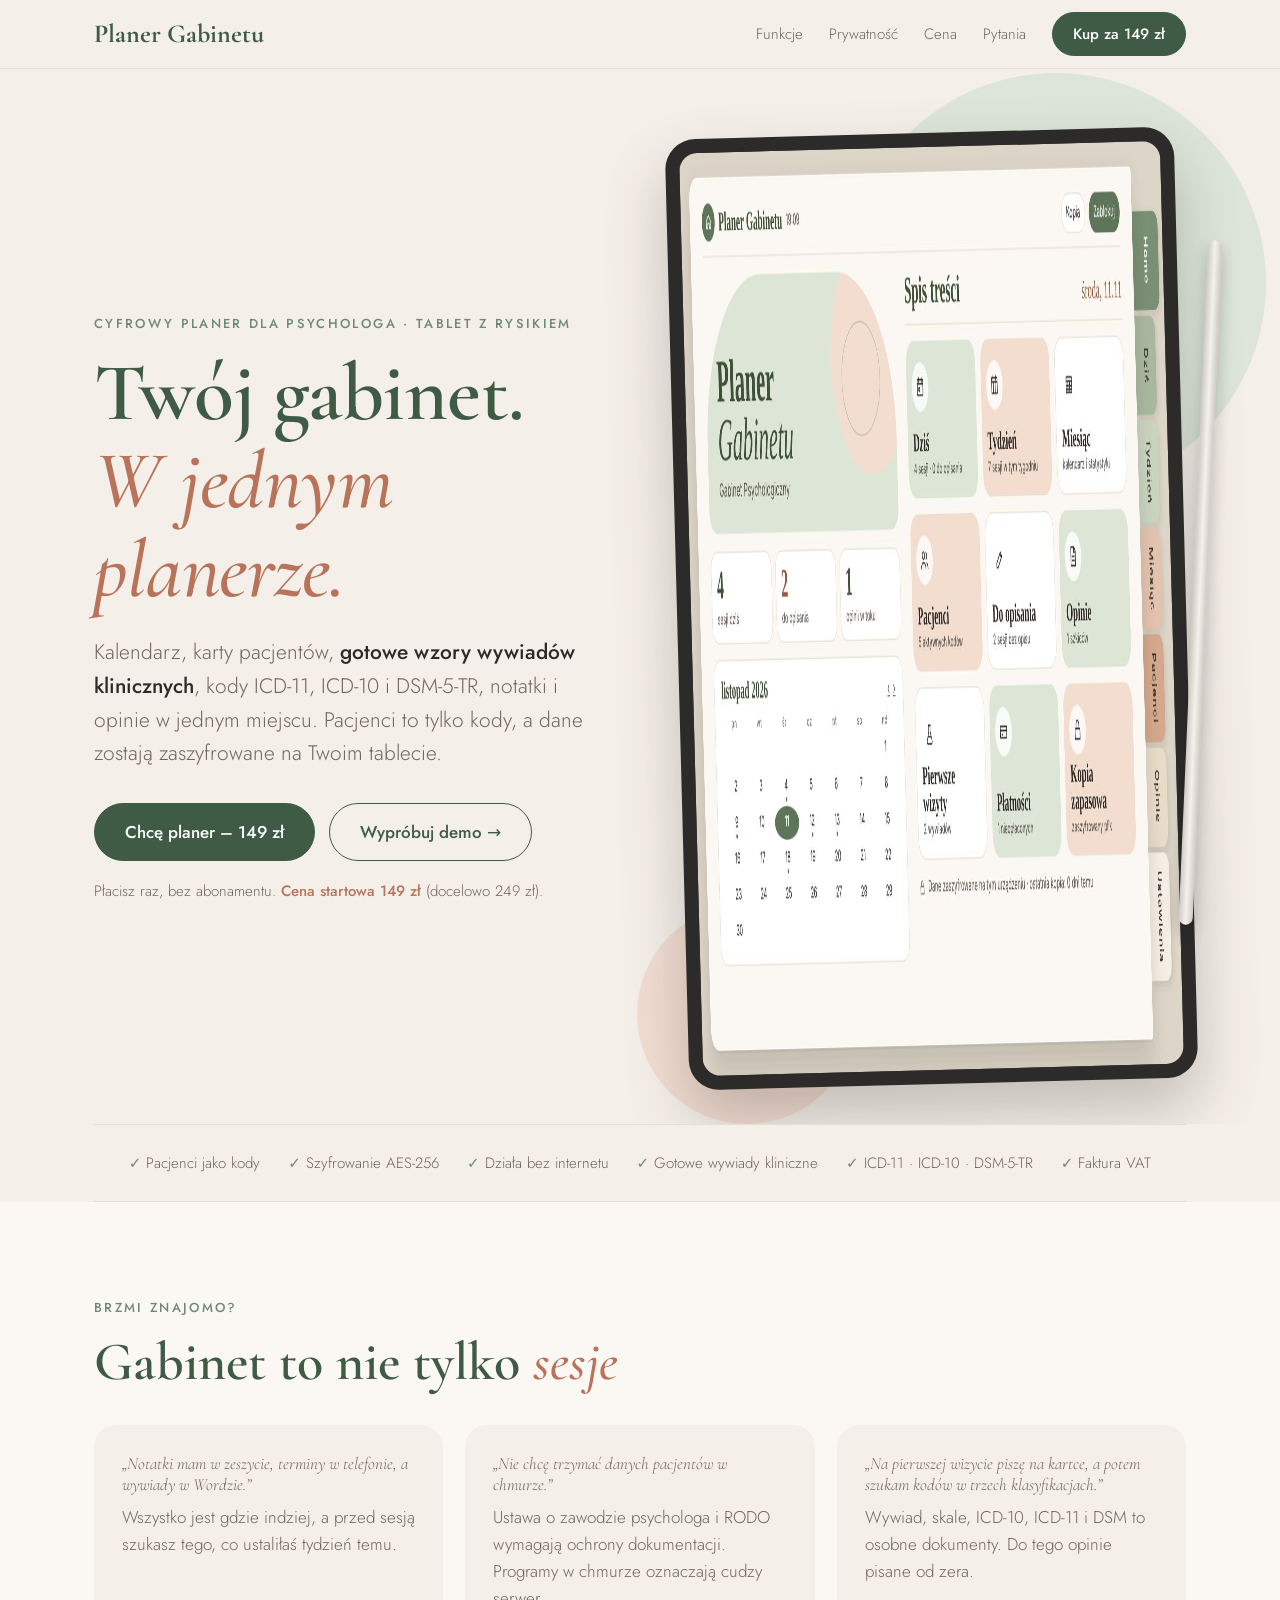
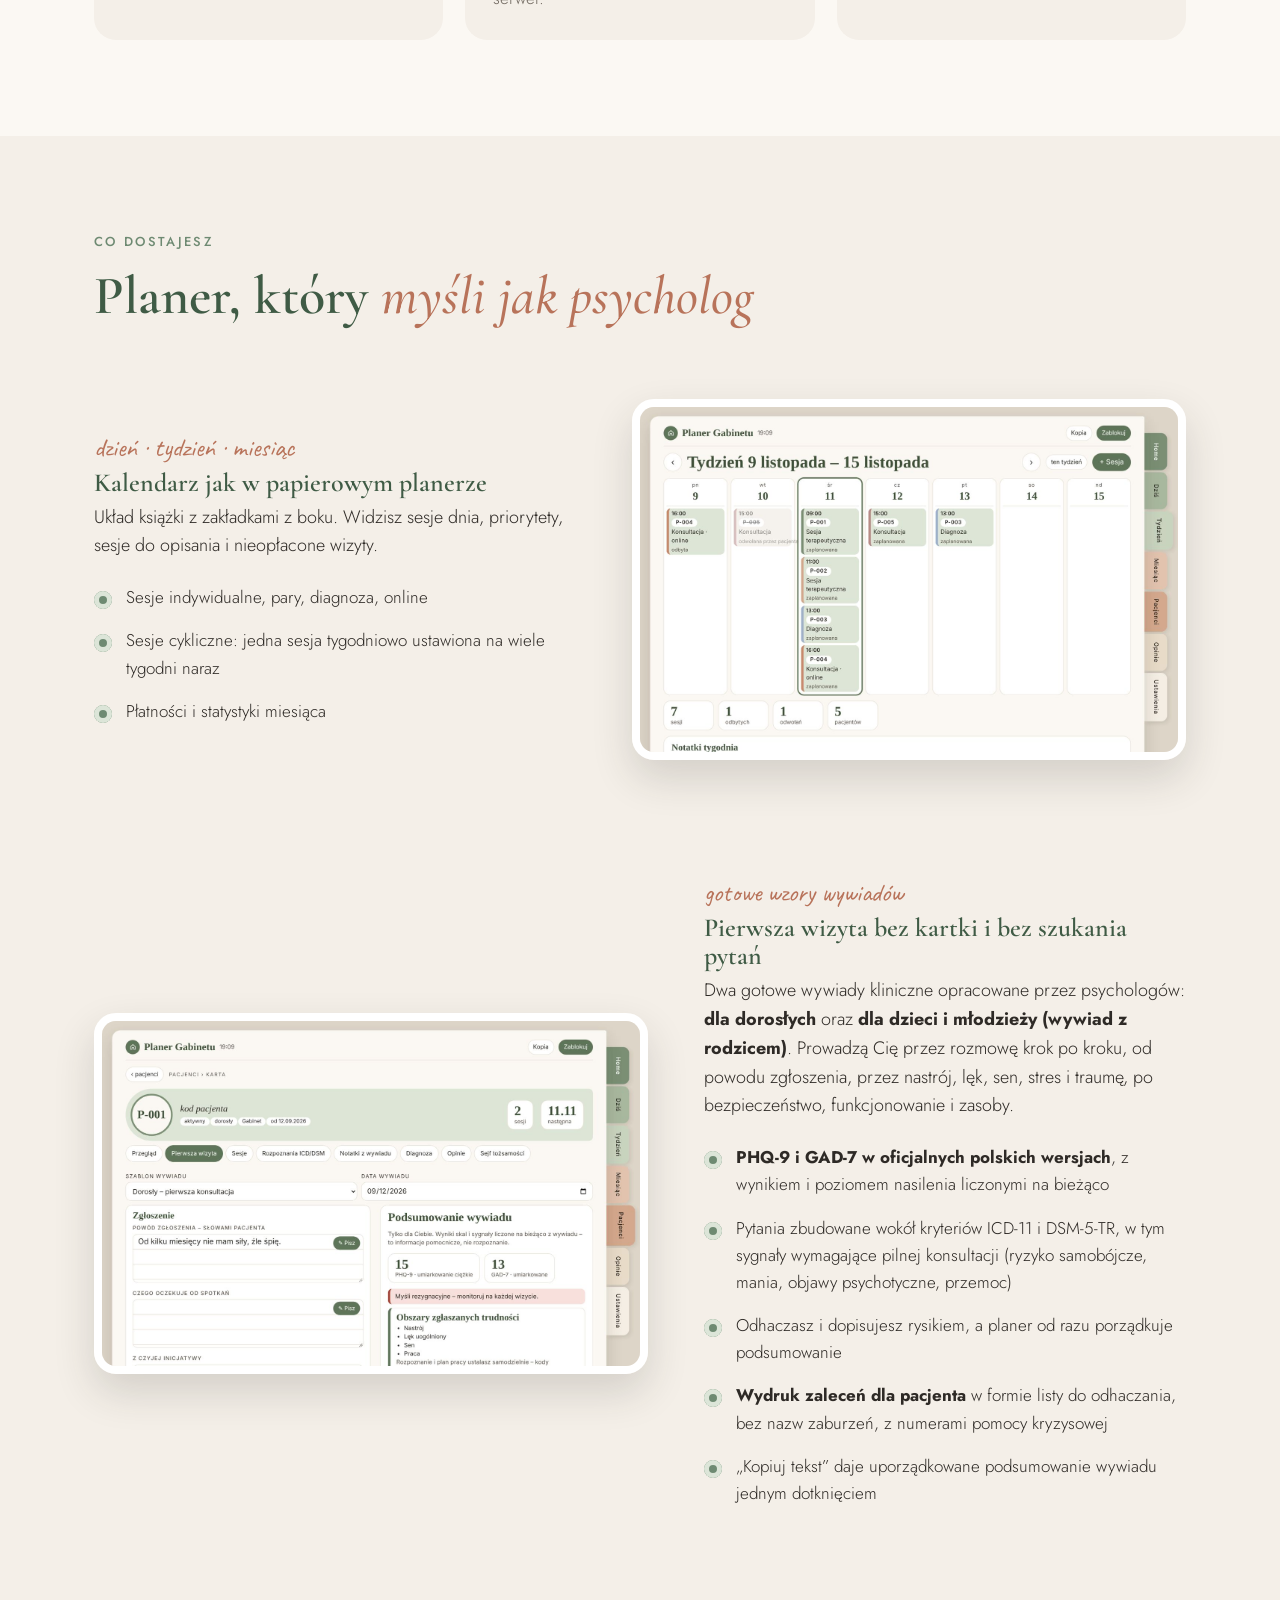
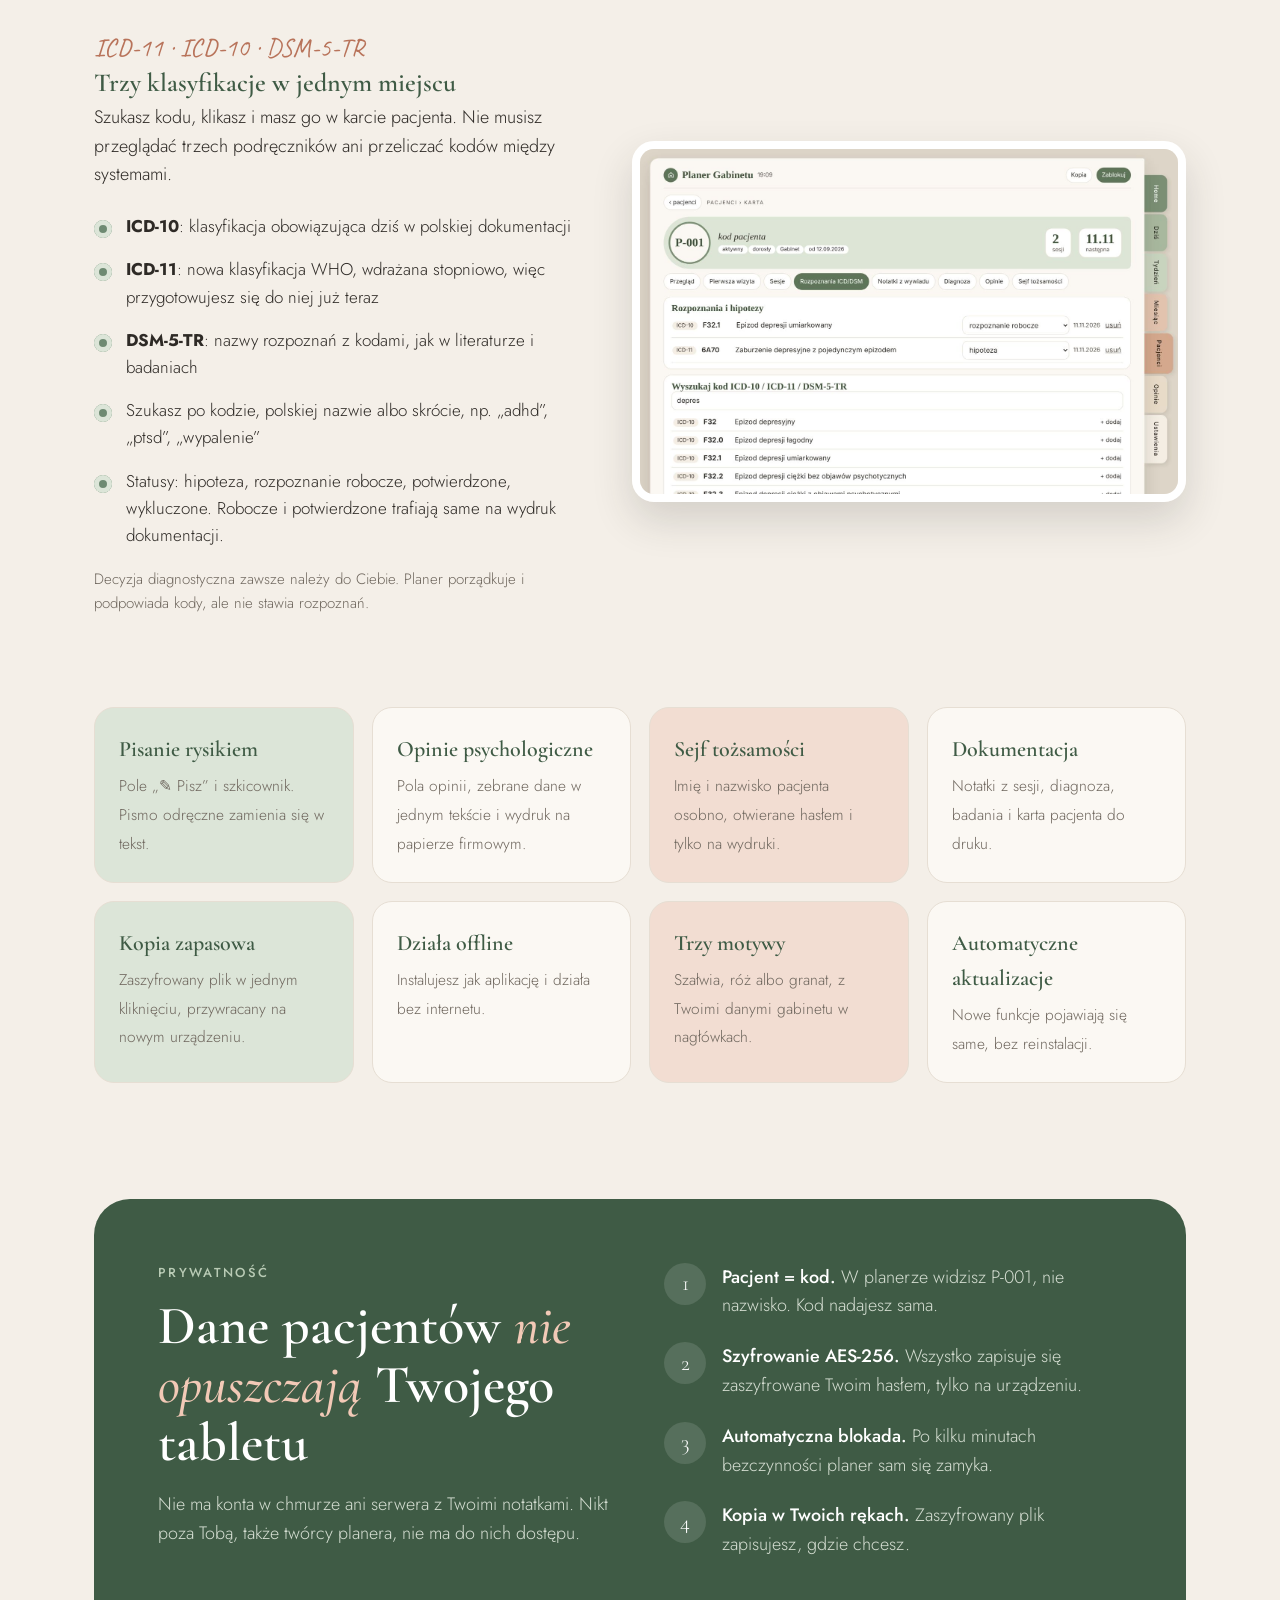
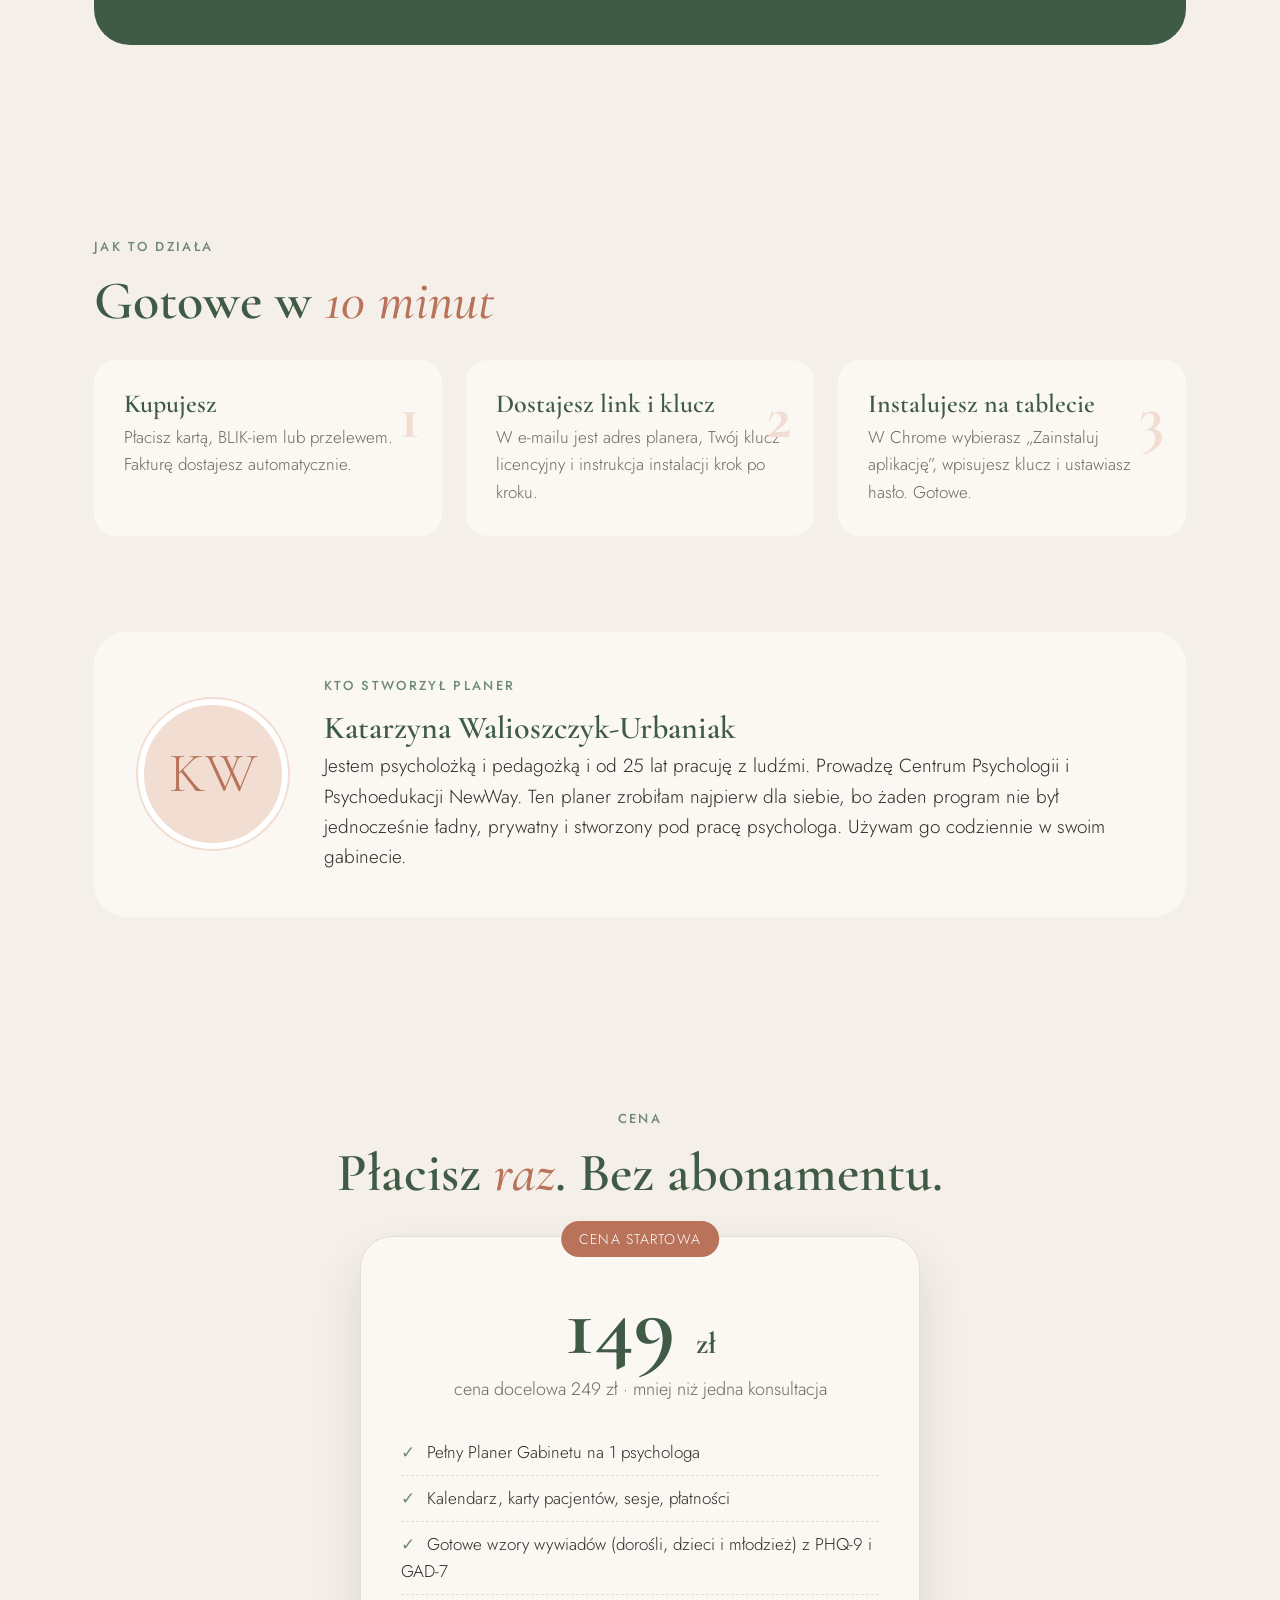
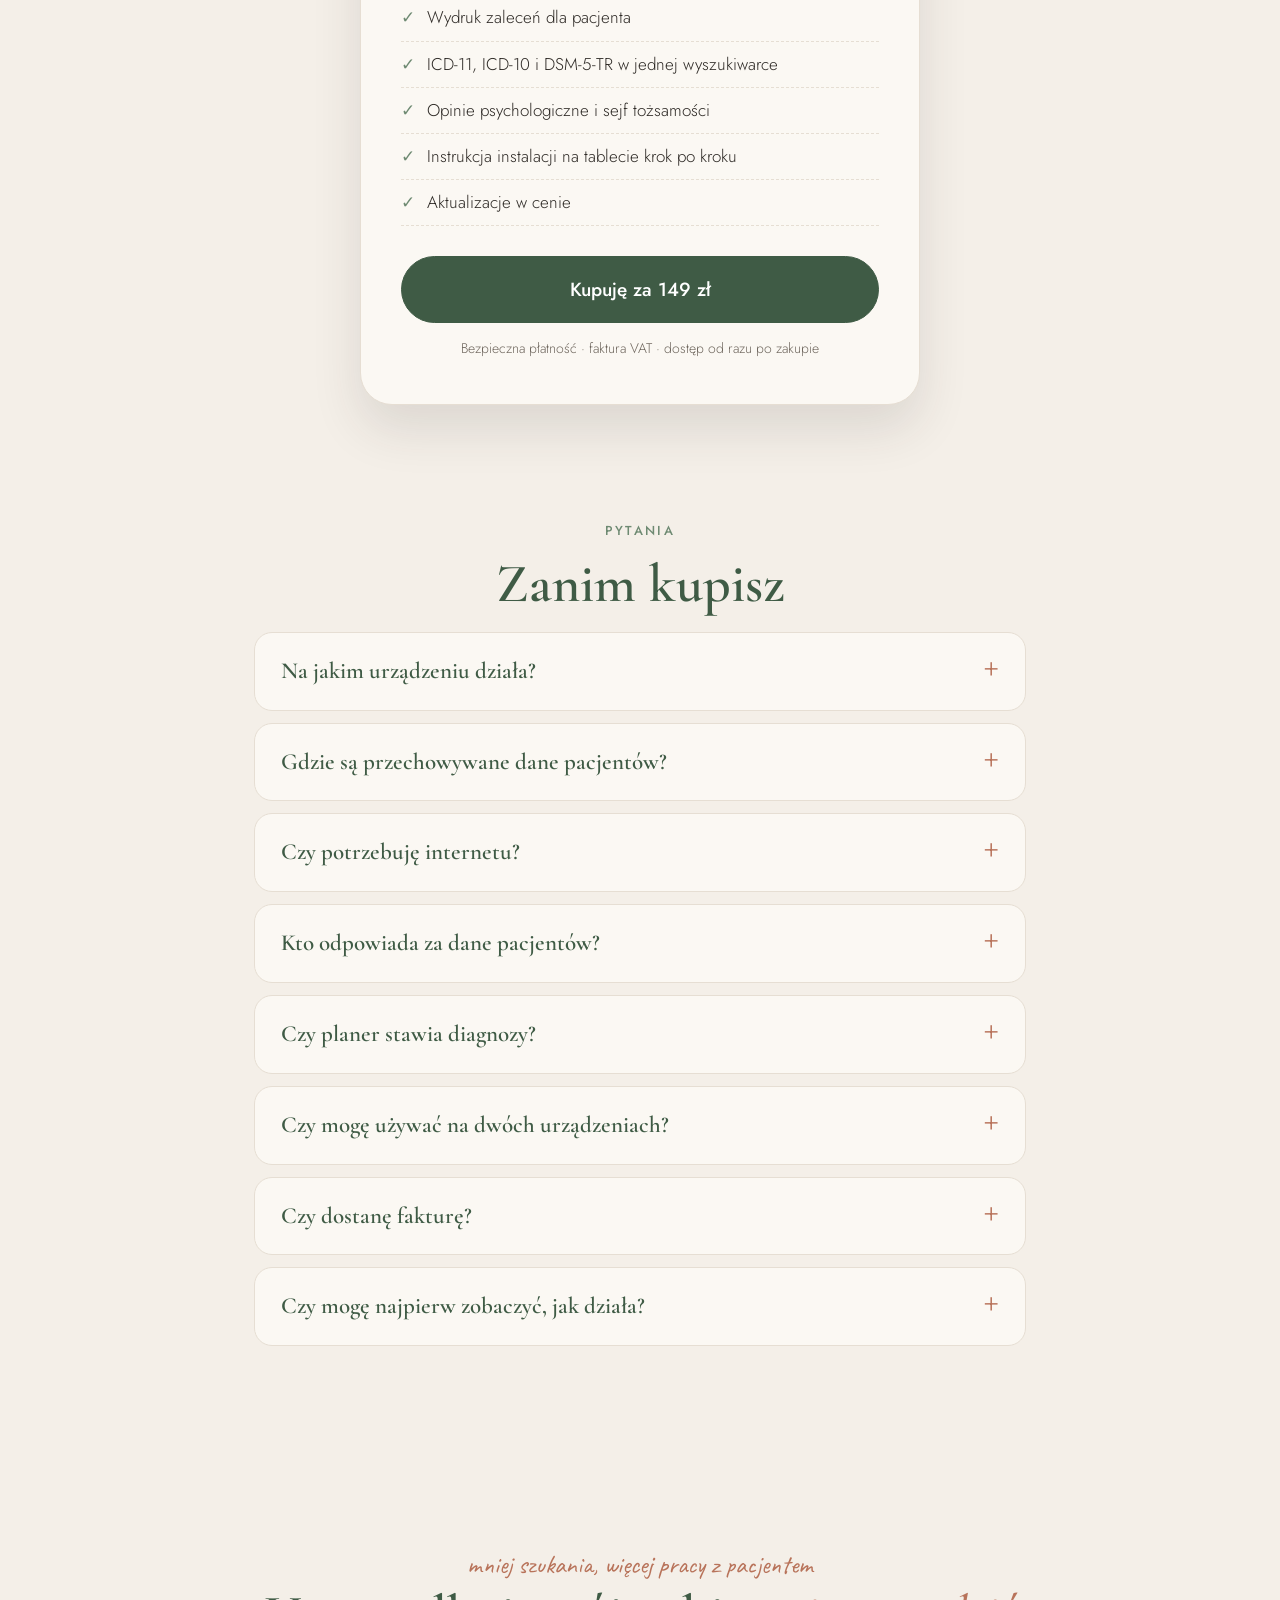
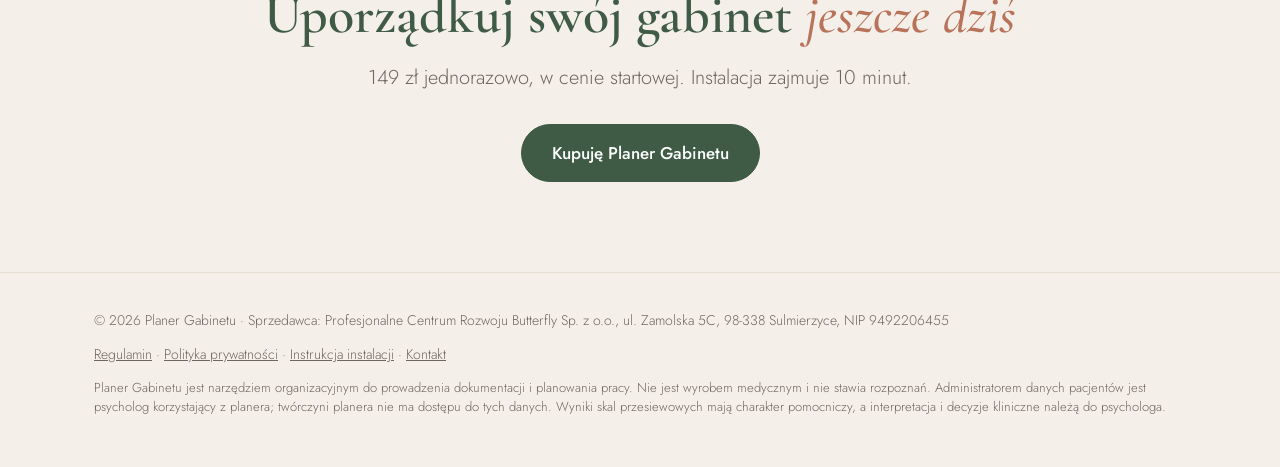
<file: index.html>
<!DOCTYPE html>
<html lang="pl">
<head>
<meta charset="utf-8">
<meta name="viewport" content="width=device-width,initial-scale=1">
<title>Planer Gabinetu – cyfrowy planer psychologa na tablet</title>
<meta name="description" content="Planer dla psychologa na tablet: pacjenci jako kody, szyfrowanie na urządzeniu, wywiady z PHQ-9 i GAD-7, kody ICD-10/ICD-11/DSM-5-TR, opinie i wydruki. Płacisz raz.">
<meta property="og:title" content="Planer Gabinetu – cyfrowy planer psychologa">
<meta property="og:description" content="Twoi pacjenci to kody. Dane zostają tylko na Twoim tablecie. Płacisz raz – 149 zł na start.">
<meta property="og:image" content="img/home.jpg">
<link rel="preconnect" href="https://fonts.googleapis.com"><link rel="preconnect" href="https://fonts.gstatic.com" crossorigin>
<link href="https://fonts.googleapis.com/css2?family=Cormorant+Garamond:ital,wght@0,500;0,600;0,700;1,500&family=Jost:wght@300;400;500&family=Caveat:wght@500&display=swap" rel="stylesheet">
<style>
:root{--bg:#F4EFE8;--paper:#FBF8F3;--ink:#2E2A26;--muted:#6F675E;--deep:#3F5B45;--sage:#6E8A72;--soft:#DCE5D8;--rose:#F2DDD2;--terra:#B8735A;--line:#E6DED3;--serif:'Cormorant Garamond',Georgia,serif;--sans:'Jost',system-ui,sans-serif}
*{box-sizing:border-box;margin:0}
html{scroll-behavior:smooth}
body{background:var(--bg);color:var(--ink);font:300 18px/1.6 var(--sans);-webkit-font-smoothing:antialiased}
img{max-width:100%;display:block}
a{color:inherit}
.wrap{max-width:1140px;margin:0 auto;padding:0 24px}
h1,h2,h3{font-family:var(--serif);font-weight:600;line-height:1.08;color:var(--deep)}
h1{font-size:clamp(44px,6.4vw,82px);letter-spacing:-.5px}
h1 em,h2 em{font-style:italic;font-weight:500;color:var(--terra)}
h2{font-size:clamp(34px,4.4vw,54px);margin-bottom:18px}
h3{font-size:26px;margin-bottom:6px}
.hand{font-family:'Caveat',cursive;font-size:26px;color:var(--terra)}
.eyebrow{font-size:13px;letter-spacing:.18em;text-transform:uppercase;color:var(--sage);font-weight:500;margin-bottom:14px}
.btn{display:inline-flex;align-items:center;gap:10px;padding:16px 30px;border-radius:999px;font:500 17px var(--sans);text-decoration:none;border:1.5px solid var(--deep);transition:.2s;cursor:pointer}
.btn.primary{background:var(--deep);color:#fff}
.btn.primary:hover{background:#2f4635}
.btn.ghost{color:var(--deep);background:transparent}
.btn.ghost:hover{background:var(--soft)}
nav{position:sticky;top:0;z-index:20;background:rgba(244,239,232,.88);backdrop-filter:blur(10px);border-bottom:1px solid var(--line)}
nav .wrap{display:flex;align-items:center;justify-content:space-between;height:68px}
.logo{font-family:var(--serif);font-size:26px;font-weight:700;color:var(--deep);text-decoration:none}
nav .btn{padding:10px 20px;font-size:15px}
nav .links{display:flex;gap:26px;align-items:center;font-size:15px}
nav .links a:not(.btn){text-decoration:none;color:var(--muted)}
@media(max-width:820px){nav .links a:not(.btn){display:none}}
section{padding:96px 0}
.hero{padding:64px 0 40px;overflow:hidden}
.hero .wrap{display:grid;grid-template-columns:1.05fr 1fr;gap:48px;align-items:center}
.hero p.lead{font-size:21px;color:var(--muted);margin:22px 0 32px;max-width:520px}
.hero .ctas{display:flex;gap:14px;flex-wrap:wrap}
.hero .price-note{margin-top:18px;font-size:15px;color:var(--muted)}
.hero .price-note b{color:var(--terra);font-weight:500}
.device{position:relative;background:#2c2b29;border-radius:30px;padding:14px;box-shadow:0 30px 60px rgba(46,42,38,.25);transform:rotate(-1.5deg)}
.device img{border-radius:18px}
.device .pen{position:absolute;right:-22px;top:12%;width:14px;height:72%;background:linear-gradient(90deg,#cfcac3,#f4f1ec,#cfcac3);border-radius:8px;transform:rotate(4deg);box-shadow:0 8px 16px rgba(0,0,0,.2)}
.blob{position:absolute;border-radius:50%;z-index:-1}
@media(max-width:900px){.hero .wrap{grid-template-columns:1fr}.device{transform:none}}
.trust{display:flex;gap:28px;flex-wrap:wrap;justify-content:center;padding:26px 0;border-top:1px solid var(--line);border-bottom:1px solid var(--line);font-size:15px;color:var(--muted)}
.trust span::before{content:"✓ ";color:var(--sage);font-weight:500}
.pain{background:var(--paper)}
.pain .grid{display:grid;grid-template-columns:repeat(3,1fr);gap:22px;margin-top:34px}
.pain .card{padding:28px;border-radius:22px;background:var(--bg)}
.pain .card p{color:var(--muted);font-size:17px}
.pain .q{font-family:var(--serif);font-size:24px;font-style:italic;color:var(--ink);margin-bottom:8px;line-height:1.25}
@media(max-width:820px){.pain .grid{grid-template-columns:1fr}}
.feature{display:grid;grid-template-columns:1fr 1.15fr;gap:56px;align-items:center;padding:56px 0}
.feature.rev{grid-template-columns:1.15fr 1fr}
.feature.rev .txt{order:2}
.feature ul{list-style:none;padding:0;margin-top:16px}
.feature li{padding:8px 0 8px 32px;position:relative;font-size:17px}
.feature li::before{content:"";position:absolute;left:0;top:15px;width:18px;height:18px;border-radius:50%;background:var(--soft);box-shadow:inset 0 0 0 5px var(--soft),inset 0 0 0 9px var(--sage)}
.shot{border-radius:22px;overflow:hidden;box-shadow:0 18px 40px rgba(46,42,38,.16);border:8px solid #fff}
@media(max-width:860px){.feature,.feature.rev{grid-template-columns:1fr;gap:26px}.feature.rev .txt{order:0}}
.tiles{display:grid;grid-template-columns:repeat(4,1fr);gap:18px;margin-top:36px}
.tile{background:var(--paper);border-radius:20px;padding:24px;border:1px solid var(--line)}
.tile:nth-child(4n+1){background:var(--soft)}.tile:nth-child(4n+3){background:var(--rose)}
.tile b{display:block;font-family:var(--serif);font-size:22px;color:var(--deep);margin-bottom:4px;font-weight:600}
.tile span{font-size:15.5px;color:var(--muted)}
@media(max-width:900px){.tiles{grid-template-columns:repeat(2,1fr)}}
@media(max-width:520px){.tiles{grid-template-columns:1fr}}
.privacy{background:var(--deep);color:#EEF2EC;border-radius:36px;padding:64px;display:grid;grid-template-columns:1fr 1fr;gap:48px}
.privacy h2{color:#fff}.privacy h2 em{color:#F2C9B6}
.privacy p{color:#D5DED2}
.privacy .step{display:flex;gap:16px;margin-bottom:22px}
.privacy .num{flex:0 0 42px;height:42px;border-radius:50%;background:rgba(255,255,255,.12);display:grid;place-items:center;font-family:var(--serif);font-size:22px;color:#fff}
.privacy .step b{color:#fff;font-weight:500}
@media(max-width:860px){.privacy{grid-template-columns:1fr;padding:40px 28px}}
.how .grid{display:grid;grid-template-columns:repeat(3,1fr);gap:24px;margin-top:30px;counter-reset:s}
.how .grid div{background:var(--paper);border-radius:22px;padding:30px;position:relative}
.how .grid div::before{counter-increment:s;content:counter(s);font-family:var(--serif);font-size:64px;color:var(--rose);position:absolute;right:22px;top:6px;font-weight:700}
.how p{color:var(--muted);font-size:17px}
@media(max-width:820px){.how .grid{grid-template-columns:1fr}}
.author{display:grid;grid-template-columns:auto 1fr;gap:36px;align-items:center;background:var(--paper);border-radius:32px;padding:44px}
.author .mono{width:150px;height:150px;border-radius:50%;background:var(--rose);display:grid;place-items:center;font-family:var(--serif);font-size:56px;color:var(--terra);border:6px solid #fff;box-shadow:0 0 0 2px var(--rose)}
.author p{font-size:19px}
@media(max-width:700px){.author{grid-template-columns:1fr;text-align:center}.author .mono{margin:0 auto}}
.pricing{text-align:center}
.pricebox{max-width:560px;margin:34px auto 0;background:var(--paper);border-radius:32px;padding:44px 40px;box-shadow:0 24px 50px rgba(46,42,38,.12);border:1px solid var(--line);position:relative}
.badge{position:absolute;top:-16px;left:50%;transform:translateX(-50%);background:var(--terra);color:#fff;font-size:14px;letter-spacing:.08em;text-transform:uppercase;padding:7px 18px;border-radius:999px;white-space:nowrap}
.price{font-family:var(--serif);font-size:88px;font-weight:700;color:var(--deep);line-height:1}
.price small{font-size:30px}
.old{color:var(--muted);font-size:18px;margin-top:6px}
.old s{color:var(--terra)}
.pricebox ul{list-style:none;padding:0;text-align:left;margin:26px 0 30px}
.pricebox li{padding:9px 0;border-bottom:1px dashed var(--line);font-size:17px}
.pricebox li::before{content:"✓";color:var(--sage);font-weight:500;margin-right:12px}
.pricebox .btn{width:100%;justify-content:center;font-size:19px;padding:19px}
.pricebox .fine{font-size:14px;color:var(--muted);margin-top:14px}
.faq{max-width:820px;margin:0 auto}
details{background:var(--paper);border-radius:18px;margin-bottom:12px;padding:0 26px;border:1px solid var(--line)}
summary{cursor:pointer;list-style:none;padding:20px 0;font-family:var(--serif);font-size:23px;font-weight:600;color:var(--deep);display:flex;justify-content:space-between;gap:16px}
summary::after{content:"+";font-family:var(--sans);font-weight:300;font-size:28px;line-height:1;color:var(--terra)}
details[open] summary::after{content:"–"}
details p{padding:0 0 22px;color:var(--muted);font-size:17px}
.final{text-align:center;padding:90px 0}
.final p{color:var(--muted);font-size:20px;margin:10px auto 30px;max-width:620px}
footer{border-top:1px solid var(--line);padding:36px 0 50px;font-size:14px;color:var(--muted)}
footer .wrap{display:flex;flex-wrap:wrap;gap:12px 28px;justify-content:space-between}
footer .disc{flex-basis:100%;font-size:13px;line-height:1.5}
.sticky-buy{display:none}
@media(max-width:700px){.sticky-buy{display:flex;position:fixed;bottom:12px;left:12px;right:12px;z-index:30;justify-content:center;box-shadow:0 10px 30px rgba(0,0,0,.25)}footer{padding-bottom:100px}}
.reveal{opacity:0;transform:translateY(18px);transition:.7s ease}
.reveal.in{opacity:1;transform:none}
</style>
</head>
<body>

<nav><div class="wrap">
  <a class="logo" href="#">Planer Gabinetu</a>
  <div class="links"><a href="#funkcje">Funkcje</a><a href="#prywatnosc">Prywatność</a><a href="#cena">Cena</a><a href="#faq">Pytania</a>
  <a class="btn primary js-buy" href="#cena">Kup za 149 zł</a></div>
</div></nav>

<header class="hero"><div class="wrap">
  <div>
    <div class="eyebrow">Cyfrowy planer dla psychologa · tablet z rysikiem</div>
    <h1>Twój gabinet.<br><em>W jednym planerze.</em></h1>
    <p class="lead">Kalendarz, karty pacjentów, <b style="font-weight:500;color:var(--ink)">gotowe wzory wywiadów klinicznych</b>, kody ICD-11, ICD-10 i DSM-5-TR, notatki i opinie w jednym miejscu. Pacjenci to tylko kody, a dane zostają zaszyfrowane na Twoim tablecie.</p>
    <div class="ctas">
      <a class="btn primary js-buy" href="#cena">Chcę planer – 149 zł</a>
      <a class="btn ghost js-demo" href="#" target="_blank" rel="noopener">Wypróbuj demo →</a>
    </div>
    <p class="price-note">Płacisz raz, bez abonamentu. <b>Cena startowa 149 zł</b> (docelowo 249 zł).</p>
  </div>
  <div style="position:relative">
    <div class="blob" style="width:420px;height:420px;background:var(--soft);right:-80px;top:-60px"></div>
    <div class="blob" style="width:220px;height:220px;background:var(--rose);left:-40px;bottom:-40px"></div>
    <div class="device"><img src="img/home.jpg" alt="Ekran główny Planera Gabinetu na tablecie" width="1440" height="923"><div class="pen"></div></div>
  </div>
</div></header>

<div class="wrap"><div class="trust">
  <span>Pacjenci jako kody</span><span>Szyfrowanie AES-256</span><span>Działa bez internetu</span><span>Gotowe wywiady kliniczne</span><span>ICD-11 · ICD-10 · DSM-5-TR</span><span>Faktura VAT</span>
</div></div>

<section class="pain"><div class="wrap">
  <div class="eyebrow">Brzmi znajomo?</div>
  <h2>Gabinet to nie tylko <em>sesje</em></h2>
  <div class="grid">
    <div class="card reveal"><p class="q">„Notatki mam w zeszycie, terminy w telefonie, a wywiady w Wordzie.”</p><p>Wszystko jest gdzie indziej, a przed sesją szukasz tego, co ustaliłaś tydzień temu.</p></div>
    <div class="card reveal"><p class="q">„Nie chcę trzymać danych pacjentów w chmurze.”</p><p>Ustawa o zawodzie psychologa i RODO wymagają ochrony dokumentacji. Programy w chmurze oznaczają cudzy serwer.</p></div>
    <div class="card reveal"><p class="q">„Na pierwszej wizycie piszę na kartce, a potem szukam kodów w trzech klasyfikacjach.”</p><p>Wywiad, skale, ICD-10, ICD-11 i DSM to osobne dokumenty. Do tego opinie pisane od zera.</p></div>
  </div>
</div></section>

<section id="funkcje"><div class="wrap">
  <div class="eyebrow">Co dostajesz</div>
  <h2>Planer, który <em>myśli jak psycholog</em></h2>

  <div class="feature reveal">
    <div class="txt">
      <span class="hand">dzień · tydzień · miesiąc</span>
      <h3>Kalendarz jak w papierowym planerze</h3>
      <p>Układ książki z zakładkami z boku. Widzisz sesje dnia, priorytety, sesje do opisania i nieopłacone wizyty.</p>
      <ul><li>Sesje indywidualne, pary, diagnoza, online</li><li>Sesje cykliczne: jedna sesja tygodniowo ustawiona na wiele tygodni naraz</li><li>Płatności i statystyki miesiąca</li></ul>
    </div>
    <div class="shot"><img src="img/tydzien.jpg" alt="Widok tygodnia" loading="lazy"></div>
  </div>

  <div class="feature rev reveal">
    <div class="txt">
      <span class="hand">gotowe wzory wywiadów</span>
      <h3>Pierwsza wizyta bez kartki i bez szukania pytań</h3>
      <p>Dwa gotowe wywiady kliniczne opracowane przez psychologów: <b>dla dorosłych</b> oraz <b>dla dzieci i młodzieży (wywiad z rodzicem)</b>. Prowadzą Cię przez rozmowę krok po kroku, od powodu zgłoszenia, przez nastrój, lęk, sen, stres i traumę, po bezpieczeństwo, funkcjonowanie i zasoby.</p>
      <ul>
        <li><b>PHQ-9 i GAD-7 w oficjalnych polskich wersjach</b>, z wynikiem i poziomem nasilenia liczonymi na bieżąco</li>
        <li>Pytania zbudowane wokół kryteriów ICD-11 i DSM-5-TR, w tym sygnały wymagające pilnej konsultacji (ryzyko samobójcze, mania, objawy psychotyczne, przemoc)</li>
        <li>Odhaczasz i dopisujesz rysikiem, a planer od razu porządkuje podsumowanie</li>
        <li><b>Wydruk zaleceń dla pacjenta</b> w formie listy do odhaczania, bez nazw zaburzeń, z numerami pomocy kryzysowej</li>
        <li>„Kopiuj tekst” daje uporządkowane podsumowanie wywiadu jednym dotknięciem</li>
      </ul>
    </div>
    <div class="shot"><img src="img/wywiad.jpg" alt="Wywiad pierwszej wizyty z PHQ-9 i GAD-7" loading="lazy"></div>
  </div>

  <div class="feature reveal">
    <div class="txt">
      <span class="hand">ICD-11 · ICD-10 · DSM-5-TR</span>
      <h3>Trzy klasyfikacje w jednym miejscu</h3>
      <p>Szukasz kodu, klikasz i masz go w karcie pacjenta. Nie musisz przeglądać trzech podręczników ani przeliczać kodów między systemami.</p>
      <ul>
        <li><b>ICD-10</b>: klasyfikacja obowiązująca dziś w polskiej dokumentacji</li>
        <li><b>ICD-11</b>: nowa klasyfikacja WHO, wdrażana stopniowo, więc przygotowujesz się do niej już teraz</li>
        <li><b>DSM-5-TR</b>: nazwy rozpoznań z kodami, jak w literaturze i badaniach</li>
        <li>Szukasz po kodzie, polskiej nazwie albo skrócie, np. „adhd”, „ptsd”, „wypalenie”</li>
        <li>Statusy: hipoteza, rozpoznanie robocze, potwierdzone, wykluczone. Robocze i potwierdzone trafiają same na wydruk dokumentacji.</li>
      </ul>
      <p class="small" style="font-size:15px;color:var(--muted);margin-top:10px">Decyzja diagnostyczna zawsze należy do Ciebie. Planer porządkuje i podpowiada kody, ale nie stawia rozpoznań.</p>
    </div>
    <div class="shot"><img src="img/icd.jpg" alt="Wyszukiwarka kodów ICD-11, ICD-10 i DSM-5-TR" loading="lazy"></div>
  </div>

  <div class="tiles">
    <div class="tile reveal"><b>Pisanie rysikiem</b><span>Pole „✎ Pisz” i szkicownik. Pismo odręczne zamienia się w tekst.</span></div>
    <div class="tile reveal"><b>Opinie psychologiczne</b><span>Pola opinii, zebrane dane w jednym tekście i wydruk na papierze firmowym.</span></div>
    <div class="tile reveal"><b>Sejf tożsamości</b><span>Imię i nazwisko pacjenta osobno, otwierane hasłem i tylko na wydruki.</span></div>
    <div class="tile reveal"><b>Dokumentacja</b><span>Notatki z sesji, diagnoza, badania i karta pacjenta do druku.</span></div>
    <div class="tile reveal"><b>Kopia zapasowa</b><span>Zaszyfrowany plik w jednym kliknięciu, przywracany na nowym urządzeniu.</span></div>
    <div class="tile reveal"><b>Działa offline</b><span>Instalujesz jak aplikację i działa bez internetu.</span></div>
    <div class="tile reveal"><b>Trzy motywy</b><span>Szałwia, róż albo granat, z Twoimi danymi gabinetu w nagłówkach.</span></div>
    <div class="tile reveal"><b>Automatyczne aktualizacje</b><span>Nowe funkcje pojawiają się same, bez reinstalacji.</span></div>
  </div>
</div></section>

<section id="prywatnosc" style="padding-top:20px"><div class="wrap">
  <div class="privacy reveal">
    <div>
      <div class="eyebrow" style="color:#B9CBB5">Prywatność</div>
      <h2>Dane pacjentów <em>nie opuszczają</em> Twojego tabletu</h2>
      <p>Nie ma konta w chmurze ani serwera z Twoimi notatkami. Nikt poza Tobą, także twórcy planera, nie ma do nich dostępu.</p>
    </div>
    <div>
      <div class="step"><div class="num">1</div><p><b>Pacjent = kod.</b> W planerze widzisz P-001, nie nazwisko. Kod nadajesz sama.</p></div>
      <div class="step"><div class="num">2</div><p><b>Szyfrowanie AES-256.</b> Wszystko zapisuje się zaszyfrowane Twoim hasłem, tylko na urządzeniu.</p></div>
      <div class="step"><div class="num">3</div><p><b>Automatyczna blokada.</b> Po kilku minutach bezczynności planer sam się zamyka.</p></div>
      <div class="step"><div class="num">4</div><p><b>Kopia w Twoich rękach.</b> Zaszyfrowany plik zapisujesz, gdzie chcesz.</p></div>
    </div>
  </div>
</div></section>

<section class="how"><div class="wrap">
  <div class="eyebrow">Jak to działa</div>
  <h2>Gotowe w <em>10 minut</em></h2>
  <div class="grid">
    <div class="reveal"><h3>Kupujesz</h3><p>Płacisz kartą, BLIK-iem lub przelewem. Fakturę dostajesz automatycznie.</p></div>
    <div class="reveal"><h3>Dostajesz link i klucz</h3><p>W e-mailu jest adres planera, Twój klucz licencyjny i instrukcja instalacji krok po kroku.</p></div>
    <div class="reveal"><h3>Instalujesz na tablecie</h3><p>W Chrome wybierasz „Zainstaluj aplikację”, wpisujesz klucz i ustawiasz hasło. Gotowe.</p></div>
  </div>
</div></section>

<section style="padding-top:0"><div class="wrap">
  <div class="author reveal">
    <div class="mono">KW</div>
    <div>
      <div class="eyebrow">Kto stworzył planer</div>
      <h3 style="font-size:32px">Katarzyna Walioszczyk-Urbaniak</h3>
      <p>Jestem psycholożką i pedagożką i od 25 lat pracuję z ludźmi. Prowadzę Centrum Psychologii i Psychoedukacji NewWay. Ten planer zrobiłam najpierw dla siebie, bo żaden program nie był jednocześnie ładny, prywatny i stworzony pod pracę psychologa. Używam go codziennie w swoim gabinecie.</p>
    </div>
  </div>
</div></section>

<section id="cena" class="pricing"><div class="wrap">
  <div class="eyebrow">Cena</div>
  <h2>Płacisz <em>raz</em>. Bez abonamentu.</h2>
  <div class="pricebox reveal">
    <div class="badge">Cena startowa</div>
    <div class="price">149 <small>zł</small></div>
    <div class="old">cena docelowa 249 zł · mniej niż jedna konsultacja</div>
    <ul>
      <li>Pełny Planer Gabinetu na 1 psychologa</li>
      <li>Kalendarz, karty pacjentów, sesje, płatności</li>
      <li>Gotowe wzory wywiadów (dorośli, dzieci i młodzież) z PHQ-9 i GAD-7</li><li>Wydruk zaleceń dla pacjenta</li>
      <li>ICD-11, ICD-10 i DSM-5-TR w jednej wyszukiwarce</li>
      <li>Opinie psychologiczne i sejf tożsamości</li>
      <li>Instrukcja instalacji na tablecie krok po kroku</li>
      <li>Aktualizacje w cenie</li>
    </ul>
    <a class="btn primary js-buy" href="#">Kupuję za 149 zł</a>
    <p class="fine">Bezpieczna płatność · faktura VAT · dostęp od razu po zakupie</p>
  </div>
</div></section>

<section id="faq" style="padding-top:20px"><div class="wrap faq">
  <div class="eyebrow" style="text-align:center">Pytania</div>
  <h2 style="text-align:center">Zanim kupisz</h2>
  <details><summary>Na jakim urządzeniu działa?</summary><p>Na tablecie z Androidem lub iPadzie, a także na komputerze. Najlepiej w Chrome lub Safari. Planer jest projektowany pod tablet z rysikiem, ale rysik nie jest konieczny.</p></details>
  <details><summary>Gdzie są przechowywane dane pacjentów?</summary><p>Tylko na Twoim urządzeniu, zaszyfrowane Twoim hasłem. Nie ma serwera z danymi. Dlatego regularnie rób kopię zapasową, bo planer o niej przypomina. Zapomnianego hasła nie da się odzyskać.</p></details>
  <details><summary>Czy potrzebuję internetu?</summary><p>Tylko przy pierwszej instalacji i do pobrania aktualizacji. Na co dzień planer działa offline.</p></details>
  <details><summary>Kto odpowiada za dane pacjentów?</summary><p>Ty. Jako psycholog jesteś administratorem danych swoich pacjentów (RODO) i odpowiadasz za prowadzenie i przechowywanie dokumentacji. Planer jest narzędziem: dane zapisują się wyłącznie na Twoim urządzeniu, zaszyfrowane Twoim hasłem. Twórczyni planera nie ma do nich dostępu, nie przechowuje ich i nie przetwarza – dlatego nie zawierasz z nami umowy powierzenia. Po Twojej stronie są: silne hasło, zabezpieczenie urządzenia i regularne kopie zapasowe.</p></details>
  <details><summary>Czy planer stawia diagnozy?</summary><p>Nie. Planer porządkuje dokumentację i liczy wyniki skal przesiewowych. Rozpoznanie, kody i wnioski wpisujesz sama, na podstawie własnej oceny klinicznej.</p></details>
  <details><summary>Czy mogę używać na dwóch urządzeniach?</summary><p>Licencja jest dla jednej osoby. Dane możesz przenieść między urządzeniami przez zaszyfrowaną kopię zapasową, ale się nie synchronizują. Najwygodniej pracować na jednym tablecie.</p></details>
  <details><summary>Czy dostanę fakturę?</summary><p>Tak, faktura VAT wystawia się automatycznie po zakupie. Wystarczy podać NIP w formularzu.</p></details>
  <details><summary>Czy mogę najpierw zobaczyć, jak działa?</summary><p>Tak. Wersja demo z przykładowymi danymi jest dostępna bez zakupu: <a class="js-demo" href="#" target="_blank" rel="noopener">otwórz demo</a>.</p></details>
</div></section>

<section class="final"><div class="wrap">
  <span class="hand">mniej szukania, więcej pracy z pacjentem</span>
  <h2>Uporządkuj swój gabinet <em>jeszcze dziś</em></h2>
  <p>149 zł jednorazowo, w cenie startowej. Instalacja zajmuje 10 minut.</p>
  <a class="btn primary js-buy" href="#cena">Kupuję Planer Gabinetu</a>
</div></section>

<footer><div class="wrap">
  <span>© 2026 Planer Gabinetu · Sprzedawca: Profesjonalne Centrum Rozwoju Butterfly Sp. z o.o., ul. Zamolska 5C, 98-338 Sulmierzyce, NIP 9492206455</span>
  <span><a href="#" class="js-regulamin">Regulamin</a> · <a href="#" class="js-prywatnosc">Polityka prywatności</a> · <a href="instrukcja.html">Instrukcja instalacji</a> · <a href="mailto:biuro@pcrbutterfly.pl">Kontakt</a></span>
  <p class="disc">Planer Gabinetu jest narzędziem organizacyjnym do prowadzenia dokumentacji i planowania pracy. Nie jest wyrobem medycznym i nie stawia rozpoznań. Administratorem danych pacjentów jest psycholog korzystający z planera; twórczyni planera nie ma dostępu do tych danych. Wyniki skal przesiewowych mają charakter pomocniczy, a interpretacja i decyzje kliniczne należą do psychologa.</p>
</div></footer>

<a class="btn primary sticky-buy js-buy" href="#cena">Kup planer – 149 zł</a>

<script>
/* === UZUPEŁNIJ LINKI === */
const LINKI = {
  kup: 'https://cart.easy.tools/checkout/89397755/planer-gabinetu-cyfrowy-planer-psychologa',
  demo: 'app/#demo',  // wersja demo planera
  regulamin: '',    // link do regulaminu (generator EasyTools)
  prywatnosc: ''    // link do polityki prywatności
};
for (const [k, cls] of [['kup','.js-buy'],['demo','.js-demo'],['regulamin','.js-regulamin'],['prywatnosc','.js-prywatnosc']])
  if (LINKI[k]) document.querySelectorAll(cls).forEach(a => a.href = LINKI[k]);
const io = new IntersectionObserver(es => es.forEach(e => { if (e.isIntersecting) { e.target.classList.add('in'); io.unobserve(e.target) } }), { threshold: .12 });
document.querySelectorAll('.reveal').forEach(el => io.observe(el));
</script>
</body>
</html>
</file>
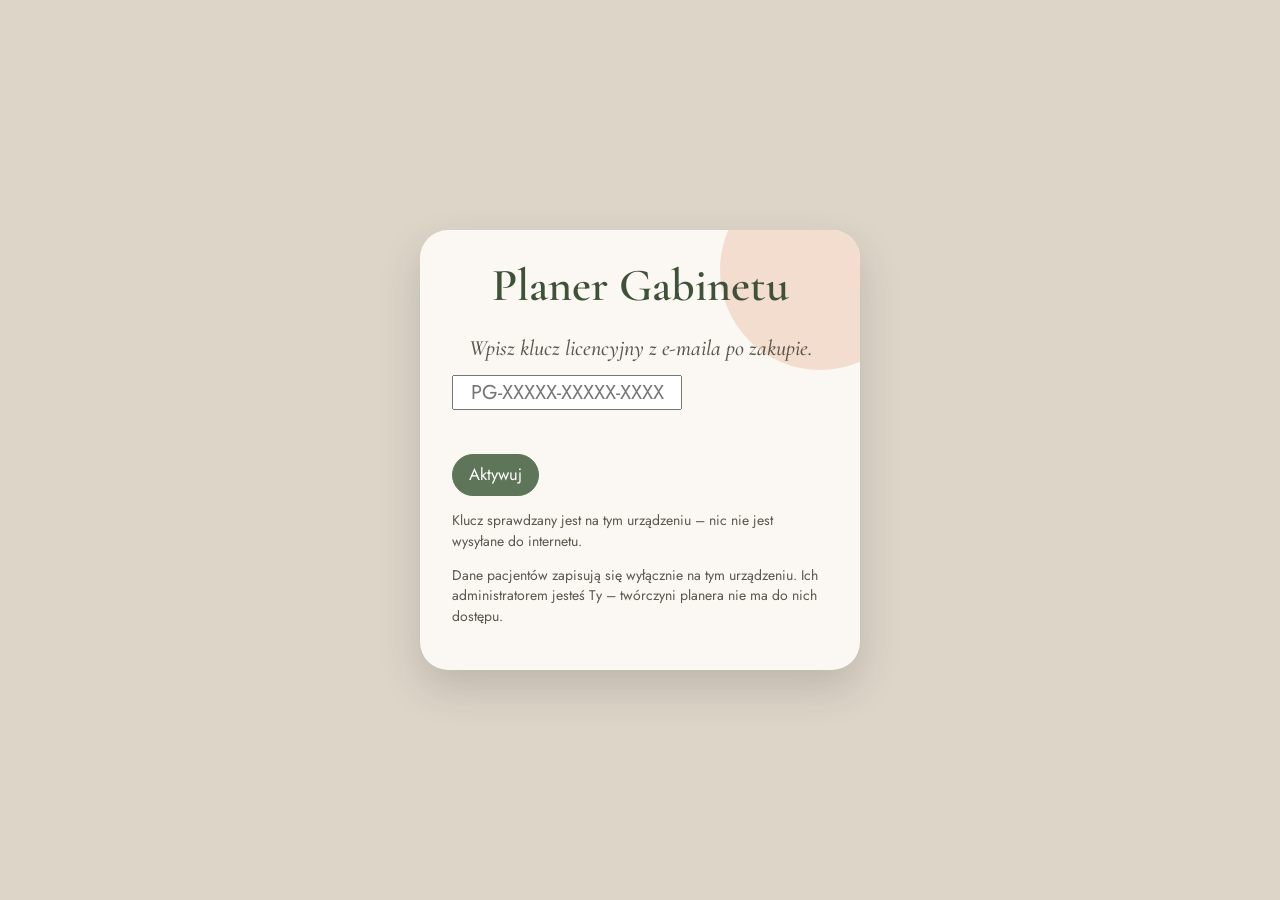
<file: app/index.html>
<!DOCTYPE html>
<html lang="pl">
<head>
<meta charset="utf-8">
<meta name="viewport" content="width=device-width, initial-scale=1, viewport-fit=cover">
<meta name="theme-color" content="#FBF8F3">
<meta name="robots" content="noindex, nofollow">
<title>Planer Gabinetu</title>
<link rel="manifest" href="manifest.webmanifest">
<link rel="icon" href="icon.svg" type="image/svg+xml">
<link rel="apple-touch-icon" href="icon-192.png">
<meta name="apple-mobile-web-app-capable" content="yes">
<link href="fonts/fonts.css" rel="stylesheet">
<style>
:root,body[data-theme="szalwia"]{
  --ink:#2E2A26; --muted:#5C554C; --desk:#DDD5C8; --paper:#FBF8F3; --line:#E6DED1;
  --primary:#5F7559; --deep:#3F5239; --accent:#9A5A3C; --soft2:#DDE6D6; --soft3:#F2DDCF; --soft1:#F4EEE4;
  --tab0:#7A8F73; --tab1:#A8B89E; --tab2:#C9D4BF; --tab3:#E2C3AE; --tab4:#D4A88C; --tab5:#E8DCC8; --tab6:#F4EEE4;
  --tabfg0:#fff; --tabfg1:#2E2A26;
  --ok:#DDE6D6; --warn:#F2DDCF; --danger:#A33B2C;
}
body[data-theme="roz"]{--desk:#E3D6D1;--paper:#FCF8F6;--line:#EEE0DB;--primary:#9A6763;--deep:#6E4542;--accent:#8A5E2E;--soft2:#F2E1DD;--soft3:#EAD9C4;--soft1:#F7F1EE;
  --tab0:#B98A86;--tab1:#D2AAA5;--tab2:#E8CDC8;--tab3:#E3D2B8;--tab4:#C9B08A;--tab5:#EFE4DC;--tab6:#F7F1EE;--ok:#F2E1DD;--warn:#EAD9C4}
body[data-theme="granat"]{--desk:#D8D6D0;--paper:#FAF8F4;--line:#E4E0D7;--primary:#2F3E5C;--deep:#24314A;--accent:#8A6A2A;--soft2:#DCE2EC;--soft3:#EFE3C8;--soft1:#F3F0EA;
  --tab0:#2F3E5C;--tab1:#56688C;--tab2:#9FB0CC;--tab3:#D9C79C;--tab4:#BFA26A;--tab5:#E7E2D6;--tab6:#F3F0EA;--ok:#DCE2EC;--warn:#EFE3C8}
:root{--serif:"Cormorant Garamond",Georgia,serif;--sans:"Jost","Segoe UI",system-ui,sans-serif;--hand:"Caveat",cursive}
*{box-sizing:border-box}
html,body{margin:0;height:100%}
body{font-family:var(--sans);color:var(--ink);font-size:16.5px;line-height:1.45;background:var(--desk);-webkit-tap-highlight-color:transparent}
button,input,select,textarea{font:inherit;color:inherit}
h1,h2,h3{font-family:var(--serif);font-weight:600;margin:0;color:var(--deep);line-height:1.1}
h1{font-size:40px}
h2{font-size:28px}
h3{font-size:22px}
[hidden]{display:none!important}
.muted{color:var(--muted)}
.small{font-size:14px}
.eyebrow{font-size:12px;letter-spacing:.14em;text-transform:uppercase;color:var(--muted)}

/* przyciski */
.btn{background:#fff;border:1px solid var(--line);border-radius:22px;padding:6px 16px;cursor:pointer;min-height:42px;transition:background .15s,transform .08s}
.btn:hover{background:var(--soft1)}
.btn:active{transform:scale(.98)}
.btn.or{background:var(--primary);border-color:var(--primary);color:#fff}
.btn.or:hover{background:var(--deep)}
.btn.gr{background:var(--soft2);border-color:var(--soft2)}
.btn.bl{background:var(--soft3);border-color:var(--soft3)}
.btn.ghost{background:transparent;border-style:dashed}
.btn.sm{min-height:36px;padding:3px 12px;font-size:14px}
.btn.danger{color:var(--danger);border-color:#E7C4BD;background:#fff}
.linkbtn{background:none;border:0;cursor:pointer;text-decoration:underline;color:var(--muted);padding:2px}

/* pola */
input[type=text],input[type=password],input[type=date],input[type=time],input[type=number],input[type=email],input[type=tel],select,textarea{
  width:100%;background:#fff;border:1px solid var(--line);border-radius:12px;padding:8px 12px;min-height:44px;outline:none}
input:focus,select:focus,textarea:focus{border-color:var(--primary);box-shadow:0 0 0 3px color-mix(in srgb,var(--primary) 18%,transparent)}
textarea{min-height:90px;resize:vertical;line-height:1.5}
textarea.lined{background:#fff repeating-linear-gradient(transparent 0 35px,var(--line) 35px 36px);line-height:36px;padding-top:0;font-size:18px;min-height:116px}
label{display:block;margin:10px 0 4px;font-size:12.5px;letter-spacing:.1em;text-transform:uppercase;color:var(--muted);font-weight:500}
.row{display:flex;gap:10px;flex-wrap:wrap;align-items:flex-end}
.row>*{flex:1 1 150px}
.row>.auto{flex:0 0 auto}
.hint{font-size:13.5px;color:var(--muted);margin-top:4px}

/* blokada */
#lock{min-height:100%;display:flex;align-items:center;justify-content:center;padding:20px;background:var(--desk)}
.lockcard{max-width:440px;width:100%;background:var(--paper);border-radius:28px;padding:30px 32px;box-shadow:0 18px 40px rgba(46,42,38,.18);position:relative;overflow:hidden}
.lockcard::before{content:"";position:absolute;right:-60px;top:-60px;width:200px;height:200px;border-radius:50%;background:var(--soft3)}
.lockcard>*{position:relative}
.lockcard h1{font-size:46px;text-align:center}
.lockcard .sub{text-align:center;font-family:var(--serif);font-style:italic;font-size:22px;margin-bottom:10px;color:var(--muted)}
.err{color:var(--danger);min-height:22px}
.note{background:var(--soft1);border-left:4px solid var(--primary);border-radius:10px;padding:10px 12px;font-size:14.5px;margin:10px 0}

/* planer */
#app{display:flex;min-height:100%;padding:22px 0 22px 24px}
.book{flex:1;min-width:0;background:var(--paper);border-radius:20px 4px 4px 20px;box-shadow:0 18px 40px rgba(46,42,38,.16),0 2px 0 rgba(46,42,38,.06);padding:22px 32px 34px 32px;position:relative}
.tabs{display:flex;flex-direction:column;gap:5px;padding-top:40px;width:80px;flex:0 0 80px}
.tab{writing-mode:vertical-rl;border:0;border-radius:0 14px 14px 0;padding:16px 0;cursor:pointer;font-size:14px;font-weight:500;letter-spacing:.06em;min-height:88px;width:54px;
  box-shadow:4px 4px 10px rgba(46,42,38,.10);background:var(--c);color:var(--fg);text-align:center}
.tab.on{width:68px;font-weight:600}
.topbar{display:flex;align-items:center;gap:10px;flex-wrap:wrap;border-bottom:1px solid var(--line);padding-bottom:12px;margin-bottom:16px}
.topbar .brand{display:flex;align-items:center;gap:10px;font-family:var(--serif);font-weight:600;font-size:24px;color:var(--deep);cursor:pointer;background:none;border:0;padding:0}
.brand .dot{width:34px;height:34px;border-radius:50%;background:var(--primary);display:flex;align-items:center;justify-content:center}
.topbar .sp{flex:1}
.banner{background:var(--soft3);border-radius:14px;padding:8px 14px;margin-bottom:14px;display:flex;gap:10px;align-items:center;flex-wrap:wrap;font-size:14.5px}
.pagehead{display:flex;align-items:center;gap:12px;flex-wrap:wrap;margin-bottom:16px}
.pagehead h1{flex:1;min-width:200px}
.navbtn{width:44px;height:44px;border-radius:50%;border:1px solid var(--line);background:#fff;font-size:20px;cursor:pointer;color:var(--ink)}
.bigday{font-family:var(--serif);font-weight:600;font-size:64px;line-height:.9;color:var(--deep)}
.dayname{font-family:var(--serif);font-style:italic;font-size:26px;line-height:1}

/* karty */
.sticky{background:var(--c,var(--soft2));border-radius:18px;padding:14px 16px;margin:0 0 14px}
.sticky h3{margin-bottom:6px;font-size:21px}
.card{background:#fff;border:1px solid var(--line);border-radius:18px;padding:14px 18px;margin-bottom:14px}
.cloud{background:#fff;border:1px solid var(--line);border-radius:18px;padding:14px 18px;margin:14px 0}
hr.dash{border:0;border-top:1px dashed var(--line);margin:14px 0}
.hl{background:linear-gradient(transparent 60%,var(--soft2) 60%)}

/* home */
.home{display:grid;grid-template-columns:minmax(0,1fr) minmax(0,1.15fr);gap:30px}
.hero{position:relative;height:230px;border-radius:150px 150px 20px 20px;background:var(--soft2);overflow:hidden;display:flex;flex-direction:column;justify-content:flex-end;padding:26px 28px;margin-bottom:16px}
.hero::before{content:"";position:absolute;right:-40px;top:-30px;width:210px;height:210px;border-radius:50%;background:var(--soft3)}
.hero::after{content:"";position:absolute;right:40px;top:44px;width:100px;height:100px;border-radius:50%;border:1.5px solid var(--deep);opacity:.3}
.hero h1{position:relative;font-size:54px;line-height:.95}
.hero h1 i{font-weight:500}
.hero p{position:relative;margin:8px 0 0;color:var(--muted)}
.kpis{display:grid;grid-template-columns:repeat(3,minmax(0,1fr));gap:10px;margin-bottom:14px}
.kpi{background:#fff;border:1px solid var(--line);border-radius:16px;padding:10px 14px;cursor:pointer;text-align:left}
.kpi b{display:block;font-family:var(--serif);font-weight:600;font-size:36px;line-height:1;color:var(--deep)}
.kpi span{font-size:13px;color:var(--muted)}
.mcal{display:grid;grid-template-columns:repeat(7,minmax(0,1fr));gap:2px;text-align:center;font-size:13.5px;margin-top:6px}
.mcal .dw{font-size:11px;letter-spacing:.08em;color:var(--muted)}
.mcal button{height:30px;border:0;background:none;border-radius:50%;cursor:pointer;position:relative}
.mcal button.has::after{content:"";position:absolute;bottom:2px;left:50%;width:4px;height:4px;margin-left:-2px;border-radius:50%;background:var(--primary)}
.mcal button.on{background:var(--primary);color:#fff;font-weight:600}
.tiles{display:grid;grid-template-columns:repeat(3,minmax(0,1fr));gap:14px}
.tile{border:0;border-radius:20px;padding:16px 14px;min-height:140px;display:flex;flex-direction:column;justify-content:space-between;text-align:left;cursor:pointer;background:var(--c)}
.tile .ic{width:44px;height:44px;border-radius:50%;background:rgba(255,255,255,.8);display:flex;align-items:center;justify-content:center}
.tile b{display:block;font-family:var(--serif);font-weight:600;font-size:23px;line-height:1.05;color:var(--ink)}
.tile span{display:block;font-size:12.5px;color:#4A453F;margin-top:3px}

/* dzień */
.daycols{display:grid;grid-template-columns:minmax(0,1.5fr) minmax(0,1fr);gap:28px}
.weekstrip{display:flex;gap:6px;margin-bottom:12px}
.weekstrip button{flex:1;border:0;border-radius:12px;padding:5px 0;background:#fff;cursor:pointer}
.weekstrip button b{display:block;font-family:var(--serif);font-size:20px;line-height:1.1}
.weekstrip button span{font-size:11px;letter-spacing:.08em}
.weekstrip button.on{background:var(--primary);color:#fff}
.sched{border-top:1px solid var(--line)}
.hour{display:flex;border-bottom:1px solid var(--line);min-height:50px;cursor:pointer;align-items:center}
.hour:hover{background:var(--soft1)}
.hour .h{width:52px;flex:0 0 52px;font-size:13px;color:var(--muted)}
.hour .slot{flex:1;display:flex;flex-direction:column;gap:4px;padding:4px 0}
.chip{display:flex;gap:10px;align-items:center;text-align:left;width:100%;background:var(--soft2);border:0;border-left:6px solid var(--c,var(--primary));border-radius:10px;padding:6px 10px;cursor:pointer;font-size:14px}
.chip b{font-weight:600}
.chip .code{font-weight:600;letter-spacing:.04em;background:#fff;border-radius:20px;padding:1px 10px;white-space:nowrap}
.chip .st{margin-left:auto;font-size:12px;color:var(--muted);white-space:nowrap}
.chip.odbyta{background:var(--soft2)}
.chip.odw,.chip.nb{opacity:.55;background:#EEE9E1}
.chip.odw .code,.chip.nb .code{text-decoration:line-through}
.todo{display:flex;gap:10px;align-items:center;padding:5px 0;border-bottom:1px dashed var(--line)}
.todo:last-child{border-bottom:0}
.todo input[type=checkbox]{width:20px;height:20px;accent-color:var(--deep)}
.todo.done span{text-decoration:line-through;color:var(--muted)}
.todo span{flex:1}

/* tydzień / miesiąc */
.week{display:grid;grid-template-columns:repeat(7,minmax(0,1fr));gap:8px}
.wcol{background:#fff;border:1px solid var(--line);border-radius:14px;min-height:260px;padding:6px;display:flex;flex-direction:column;gap:5px}
.wcol.today{border-color:var(--primary);box-shadow:0 0 0 2px var(--primary)}
.whead{font-size:12px;letter-spacing:.08em;cursor:pointer;border-bottom:1px solid var(--line);padding-bottom:4px;text-align:center;color:var(--muted)}
.whead .n{display:block;font-family:var(--serif);font-weight:600;font-size:26px;color:var(--deep);letter-spacing:0}
.wcol .chip{font-size:12.5px;padding:4px 6px;flex-direction:column;align-items:flex-start;gap:2px}
.wcol .chip .st{margin-left:0}
.month{display:grid;grid-template-columns:repeat(7,minmax(0,1fr));gap:6px}
.mdow{text-align:center;font-size:12px;letter-spacing:.1em;text-transform:uppercase;color:var(--muted)}
.mcell{background:#fff;border:1px solid var(--line);border-radius:12px;min-height:96px;padding:4px 7px;cursor:pointer;font-size:12.5px;overflow:hidden}
.mcell.out{opacity:.35}
.mcell.today{border-color:var(--primary);box-shadow:0 0 0 2px var(--primary)}
.mcell .d{font-family:var(--serif);font-weight:600;font-size:22px;color:var(--deep)}
.mcell .mini{display:block;border-left:4px solid var(--c);padding-left:4px;margin:1px 0;white-space:nowrap;overflow:hidden;text-overflow:ellipsis}
.stats{display:flex;gap:10px;flex-wrap:wrap;margin:14px 0}
.stat{background:#fff;border:1px solid var(--line);border-radius:16px;padding:8px 16px;min-width:120px;font-size:13px;color:var(--muted)}
.stat b{display:block;font-family:var(--serif);font-weight:600;font-size:32px;line-height:1.05;color:var(--deep)}

/* pacjenci */
.pgrid{display:grid;grid-template-columns:repeat(auto-fill,minmax(210px,1fr));gap:14px}
.pcard{background:#fff;border:1px solid var(--line);border-radius:18px;padding:12px 14px;cursor:pointer;text-align:left;position:relative;overflow:hidden}
.pcard::before{content:"";position:absolute;left:0;top:0;bottom:0;width:6px;background:var(--c)}
.pcard .code{font-family:var(--serif);font-weight:600;font-size:30px;line-height:1;color:var(--deep)}
.badge{display:inline-block;border-radius:20px;padding:1px 10px;font-size:12.5px;background:var(--soft1);margin:2px 2px 0 0}
.badge.aktywny{background:var(--soft2)} .badge.zakonczony{background:#EEE9E1} .badge.oczekujacy{background:var(--soft3)}
.ptabs{display:flex;gap:6px;flex-wrap:wrap;margin:6px 0 16px}
.ptab{border:1px solid var(--line);border-radius:22px;padding:6px 14px;background:#fff;cursor:pointer;font-size:14px;min-height:40px}
.ptab.on{background:var(--primary);border-color:var(--primary);color:#fff}
.phead{display:flex;align-items:center;gap:18px;background:var(--soft2);border-radius:120px 20px 20px 120px;padding:12px 22px 12px 12px;margin-bottom:10px;flex-wrap:wrap}
.phead .ring{width:100px;height:100px;border-radius:50%;background:var(--paper);display:flex;align-items:center;justify-content:center;flex:0 0 100px;font-family:var(--serif);font-weight:600;font-size:28px;color:var(--deep);border:4px solid var(--c)}
.grid2{display:grid;grid-template-columns:repeat(2,minmax(0,1fr));gap:4px 20px}
.colors{display:flex;gap:8px;flex-wrap:wrap}
.colors button{width:32px;height:32px;border-radius:50%;border:2px solid #fff;box-shadow:0 0 0 1px var(--line);cursor:pointer}
.colors button.on{box-shadow:0 0 0 3px var(--deep)}
.list .item{display:flex;gap:10px;align-items:center;border-bottom:1px solid var(--line);padding:9px 4px;cursor:pointer}
.list .item:hover{background:var(--soft1)}
.list .item .grow{flex:1;min-width:0}
.ellip{white-space:nowrap;overflow:hidden;text-overflow:ellipsis}
.vault{background:var(--soft3);border-radius:18px;padding:16px 18px}

/* modal */
#modal{position:fixed;inset:0;background:rgba(46,42,38,.35);display:flex;align-items:flex-start;justify-content:center;padding:20px 10px;overflow:auto;z-index:50}
.mbox{background:var(--paper);border-radius:22px;box-shadow:0 20px 50px rgba(46,42,38,.25);width:100%;max-width:820px;padding:20px 24px;position:relative}
.mbox .x{position:absolute;right:14px;top:12px}
.mfoot{display:flex;gap:10px;flex-wrap:wrap;justify-content:flex-end;margin-top:16px;border-top:1px solid var(--line);padding-top:12px}
.mfoot .sp{flex:1}

/* szkicownik */
.padwrap{border:1px solid var(--line);border-radius:14px;background:#fff;overflow:hidden}
.padtools{display:flex;gap:6px;align-items:center;flex-wrap:wrap;padding:6px 8px;border-bottom:1px solid var(--line);background:var(--soft1)}
.padtools .pen{width:30px;height:30px;border-radius:50%;border:2px solid #fff;box-shadow:0 0 0 1px var(--line);cursor:pointer}
.padtools .pen.on{box-shadow:0 0 0 3px var(--deep)}
canvas.pad{display:block;width:100%;height:340px;touch-action:none;background:#fff radial-gradient(var(--line) 1.1px,transparent 1.3px) 0 0/20px 20px;cursor:crosshair}

.toast{position:fixed;bottom:20px;left:50%;transform:translateX(-50%);background:var(--deep);color:#fff;padding:10px 18px;border-radius:14px;z-index:99;font-size:15px;max-width:90vw}
#print{display:none}

/* pisanie rysikiem */
.wwrap{position:relative}
.wwrap .wbtn{position:absolute;right:8px;top:6px;z-index:2;background:var(--primary);color:#fff;border:0;border-radius:20px;padding:2px 12px;font-size:13px;cursor:pointer;min-height:32px}
.wwrap textarea{padding-right:84px}
#writer{position:fixed;left:0;right:0;top:0;height:56vh;z-index:80;background:var(--paper);box-shadow:0 10px 30px rgba(46,42,38,.25);display:flex;flex-direction:column;padding:12px 16px;gap:8px}
#writer .whead{display:flex;align-items:center;gap:10px}
#writer .whead h3{flex:1}
#writer textarea{flex:1;min-height:0;font-size:24px;line-height:46px;background:#fff repeating-linear-gradient(transparent 0 45px,var(--line) 45px 46px);padding:0 14px}

/* pierwsza wizyta */
.ikgrid{display:grid;grid-template-columns:minmax(0,1.15fr) minmax(0,1fr);gap:22px;align-items:start}
.ikres{position:sticky;top:10px;max-height:calc(100vh - 20px);overflow:auto}
.ksec{background:#fff;border:1px solid var(--line);border-radius:16px;padding:12px 16px;margin-bottom:12px}
.ksec h3{margin-bottom:4px}
.chks{display:grid;grid-template-columns:repeat(2,minmax(0,1fr));gap:2px 14px}
.chks label{font-size:15px;letter-spacing:0;text-transform:none;color:var(--ink);font-weight:400;display:flex;gap:8px;align-items:flex-start;margin:4px 0}
.chks input{width:20px;height:20px;flex:0 0 20px;accent-color:var(--deep);margin-top:1px}
.scale td{padding:5px 6px;border-bottom:1px solid var(--line);font-size:14.5px;vertical-align:middle}
.scale select{min-height:36px;padding:2px 8px;width:auto}
.alert{background:#F8E1DC;border-left:5px solid var(--danger);border-radius:10px;padding:8px 12px;margin:8px 0;font-size:14.5px}
.find{border:1px solid var(--line);border-left:6px solid var(--primary);border-radius:12px;padding:10px 14px;margin:8px 0;background:#fff}
.find .codes{font-size:13.5px;margin:4px 0}
.find .codes b{font-weight:600}
.find ul{margin:4px 0 0 18px;padding:0;font-size:14px}
.dxi{display:flex;gap:10px;align-items:center;border-bottom:1px solid var(--line);padding:7px 2px}
.dxi .c{font-weight:600;min-width:70px}

@media (max-width:980px){
  .daycols,.home,.ikgrid{grid-template-columns:1fr}
  .week{grid-template-columns:repeat(2,minmax(0,1fr))}
  .ikres{position:static;max-height:none}.chks{grid-template-columns:1fr}
}
@media (max-width:760px){
  #app{flex-direction:column;padding:0 0 76px}
  .book{border-radius:0;box-shadow:none;padding:14px 14px 20px}
  .tabs{position:fixed;bottom:0;left:0;right:0;flex-direction:row;width:auto;padding:6px;background:var(--paper);border-top:1px solid var(--line);z-index:20;overflow-x:auto}
  .tab{writing-mode:horizontal-tb;min-height:0;width:auto;flex:1;border-radius:12px;padding:8px;box-shadow:none}
  .tab.on{width:auto}
  .tiles{grid-template-columns:repeat(2,minmax(0,1fr))}
  .month .mcell{min-height:60px}.mcell .mini{display:none}
  .grid2{grid-template-columns:1fr}
  h1{font-size:30px}
}
@media print{
  body{background:#fff;font-size:12pt}
  #app,#lock,#modal,.toast,#writer{display:none!important}
  #print{display:block!important;font-family:Georgia,"Times New Roman",serif;color:#000;padding:0 6mm}
  #print h1{font-family:Georgia,serif;color:#000;font-size:18pt;text-align:center;margin:10px 0}
  #print h2{font-family:Georgia,serif;color:#000;font-size:13pt;margin:14px 0 4px}
  #print .lh{border-bottom:1px solid #000;padding-bottom:6px;margin-bottom:10px;font-size:10pt}
  #print table{width:100%;border-collapse:collapse;font-size:10.5pt}
  #print td,#print th{border:1px solid #555;padding:4px 6px;vertical-align:top;text-align:left}
  #print .sign{margin-top:40px;text-align:right}
  #print .pre{white-space:pre-wrap}
  @page{size:A4;margin:15mm}
}
</style>
</head>
<body>

<div id="lock"></div>

<div id="app" hidden>
  <div class="book">
    <div class="topbar">
      <button class="brand" data-act="go" data-v="home"><span class="dot"><svg width="17" height="17" viewBox="0 0 24 24" fill="none" stroke="#fff" stroke-width="1.8" stroke-linecap="round" stroke-linejoin="round" aria-hidden="true"><path d="M4 11l8-7 8 7v9h-5v-6H9v6H4z"/></svg></span>Planer Gabinetu</button>
      <span class="muted small" id="clock"></span>
      <span class="sp"></span>
      <span id="syncInfo" class="small"></span>
      <button class="btn sm" data-act="backupNow">Kopia</button>
      <button class="btn sm or" data-act="lockNow">Zablokuj</button>
    </div>
    <div id="banners"></div>
    <main id="view"></main>
  </div>
  <nav class="tabs" id="tabs"></nav>
</div>

<div id="modal" hidden></div>
<div id="print"></div>

<script src="planer.config.js"></script>
<script src="kliniczne.js"></script>
<script>
"use strict";
/* =====================================================================
   PLANER GABINETU — aplikacja dla gabinetu psychologicznego
   Dane wyłącznie na tym urządzeniu, zaszyfrowane AES-GCM 256 (klucz z hasła, PBKDF2 310 000).
   Do repozytorium trafia tylko kod. Żadnych danych pacjentów w plikach!
   ===================================================================== */

/* ---------- narzędzia ---------- */
const $=(s,r=document)=>r.querySelector(s), $$=(s,r=document)=>[...r.querySelectorAll(s)];
const esc=s=>String(s??'').replace(/[&<>"']/g,c=>({'&':'&amp;','<':'&lt;','>':'&gt;','"':'&quot;',"'":'&#39;'}[c]));
const uid=()=>Date.now().toString(36)+Math.random().toString(36).slice(2,8);
const pad=n=>String(n).padStart(2,'0');
const ymd=d=>`${d.getFullYear()}-${pad(d.getMonth()+1)}-${pad(d.getDate())}`;
const parseYmd=s=>{const[y,m,d]=s.split('-').map(Number);return new Date(y,m-1,d)};
const addDays=(s,n)=>{const d=parseYmd(s);d.setDate(d.getDate()+n);return ymd(d)};
const weekStart=s=>{const d=parseYmd(s);d.setDate(d.getDate()-((d.getDay()+6)%7));return ymd(d)};
const today=()=>ymd(new Date());
const nowHM=()=>{const d=new Date();return `${pad(d.getHours())}:${pad(d.getMinutes())}`};
const DNI=['poniedziałek','wtorek','środa','czwartek','piątek','sobota','niedziela'];
const DNI_K=['pn','wt','śr','cz','pt','so','nd'];
const MIES=['styczeń','luty','marzec','kwiecień','maj','czerwiec','lipiec','sierpień','wrzesień','październik','listopad','grudzień'];
const MIES_D=['stycznia','lutego','marca','kwietnia','maja','czerwca','lipca','sierpnia','września','października','listopada','grudnia'];
const dow=s=>(parseYmd(s).getDay()+6)%7;
const fmtLong=s=>{const d=parseYmd(s);return `${DNI[dow(s)]}, ${d.getDate()} ${MIES_D[d.getMonth()]} ${d.getFullYear()}`};
const fmtShort=s=>{if(!s)return '';const d=parseYmd(s);return `${pad(d.getDate())}.${pad(d.getMonth()+1)}.${d.getFullYear()}`};
const addMin=(date,time,min)=>{const[y,m,d]=date.split('-').map(Number);const[h,mi]=time.split(':').map(Number);const x=new Date(y,m-1,d,h,mi+Number(min||0));return{date:ymd(x),time:`${pad(x.getHours())}:${pad(x.getMinutes())}`}};
const money=n=>(Number(n)||0).toLocaleString('pl-PL')+' zł';
function toast(msg,ms=2600){const t=document.createElement('div');t.className='toast';t.textContent=msg;document.body.appendChild(t);setTimeout(()=>t.remove(),ms)}

/* ---------- słowniki ---------- */
const TYPES=['Sesja terapeutyczna','Konsultacja','Diagnoza','Psychoedukacja','Konsultacja rodzicielska','Omówienie opinii','Interwencja kryzysowa'];
const STATUSES=[['zaplanowana','zaplanowana'],['odbyta','odbyta'],['odw-pacjent','odwołana przez pacjenta'],['odw-ja','odwołana przeze mnie'],['nieobecnosc','nieobecność bez odwołania']];
const STATUS_TXT=Object.fromEntries(STATUSES);
const C=Object.assign({psycholog:'',nrWpisu:'',gabinet:'',adres:'',kontakt:'',miejsca:['Gabinet','Online'],cenaSesji:200,cenaPary:250,czasSesji:50,prefiksKodu:'P',motyw:'szalwia',kolory:null,stopka:'',demo:false,google:false},window.PLANER_CONFIG||{});
const DEMO=!!C.demo||location.hash==='#demo';
const MODES=C.miejsca&&C.miejsca.length?C.miejsca:['Gabinet','Online'];
const PSTAT=[['aktywny','aktywny'],['oczekujacy','oczekujący'],['zakonczony','zakończony']];
const GROUPS=['dziecko','nastolatek','dorosły','senior','para','rodzina'];
const COLORS=['#7A8F73','#D4A88C','#9FB0CC','#C98A6B','#B98A86','#BFA26A','#8FA8A0','#6E7FA3','#C9B26E','#A3876A'];
const INTERVIEW=[['history','Historia problemu'],['family','Sytuacja rodzinna i relacje'],['edu','Edukacja / praca'],['health','Zdrowie, leczenie, leki'],['resources','Zasoby i mocne strony'],['risk','Czynniki ryzyka / bezpieczeństwo'],['expect','Oczekiwania wobec pomocy']];
const OPF=[['purpose','Cel opinii / pytanie diagnostyczne'],['recipient','Adresat (instytucja)'],['basis','Podstawa (na czyj wniosek)'],['dates','Daty spotkań diagnostycznych'],['methods','Zastosowane metody i narzędzia'],['observation','Obserwacja i zachowanie w badaniu'],['results','Wyniki badań'],['conclusions','Wnioski'],['recommendations','Zalecenia']];
const ID_FIELDS=[['first','Imię (imiona)'],['last','Nazwisko'],['birth','Data urodzenia','date'],['pesel','PESEL'],['doc','Dokument tożsamości (gdy brak PESEL)'],['address','Adres zamieszkania'],['guardian','Przedstawiciel ustawowy (małoletni / ubezwłasnowolniony)'],['phone','Telefon','tel'],['email','E-mail','email']];

/* ---------- szyfrowanie ---------- */
const TE=new TextEncoder(),TD=new TextDecoder();
const b64=u8=>{let s='';for(let i=0;i<u8.length;i+=0x8000)s+=String.fromCharCode.apply(null,u8.subarray(i,i+0x8000));return btoa(s)};
const unb64=s=>{const b=atob(s),u=new Uint8Array(b.length);for(let i=0;i<b.length;i++)u[i]=b.charCodeAt(i);return u};
async function deriveKey(pw,salt){const base=await crypto.subtle.importKey('raw',TE.encode(pw),'PBKDF2',false,['deriveKey']);
  return crypto.subtle.deriveKey({name:'PBKDF2',salt,iterations:310000,hash:'SHA-256'},base,{name:'AES-GCM',length:256},false,['encrypt','decrypt'])}
async function encryptObj(key,salt,obj){const iv=crypto.getRandomValues(new Uint8Array(12));
  const ct=new Uint8Array(await crypto.subtle.encrypt({name:'AES-GCM',iv},key,TE.encode(JSON.stringify(obj))));
  return{app:'planer-gabinetu',v:1,saved:new Date().toISOString(),salt:b64(salt),iv:b64(iv),ct:b64(ct)}}
async function decryptObj(key,blob){const pt=await crypto.subtle.decrypt({name:'AES-GCM',iv:unb64(blob.iv)},key,unb64(blob.ct));return JSON.parse(TD.decode(pt))}

/* ---------- IndexedDB ---------- */
const idb={db:null,
  open(){return new Promise((res,rej)=>{const r=indexedDB.open('planer-gabinetu',1);r.onupgradeneeded=()=>r.result.createObjectStore('kv');r.onsuccess=()=>{this.db=r.result;res()};r.onerror=()=>rej(r.error)})},
  get(k){return new Promise((res,rej)=>{const q=this.db.transaction('kv').objectStore('kv').get(k);q.onsuccess=()=>res(q.result);q.onerror=()=>rej(q.error)})},
  set(k,v){return new Promise((res,rej)=>{const tx=this.db.transaction('kv','readwrite');tx.objectStore('kv').put(v,k);tx.oncomplete=()=>res();tx.onerror=()=>rej(tx.error)})},
  del(k){return new Promise((res,rej)=>{const tx=this.db.transaction('kv','readwrite');tx.objectStore('kv').delete(k);tx.oncomplete=()=>res();tx.onerror=()=>rej(tx.error)})}};

/* ---------- stan ---------- */
let K=null,SALT=null,S=null,saveT=null,lastAct=Date.now(),vaultOpenUntil=0;
const V={view:'home',date:today(),pid:null,ptab:'przeglad',pfilter:'aktywny',q:''};
const DEF=()=>({ver:1,patients:[],sessions:[],days:{},weeks:{},months:{},identity:{},nameMap:{},
  settings:{psychName:C.psycholog,nrWpisu:C.nrWpisu,podmiot:C.gabinet,kontakt:C.kontakt,theme:C.motyw,feePara:C.cenaPary,
    adres:C.adres,fee:C.cenaSesji,dur:C.czasSesji,codePrefix:C.prefiksKodu,autoLock:10,dayStart:8,dayEnd:20,
    gcalClientId:'',gcalCalendarId:'primary',lastBackup:null}});
let save=function(){clearTimeout(saveT);saveT=setTimeout(async()=>{if(!K||!S)return;
  try{await idb.set('vault',await encryptObj(K,SALT,S))}catch(e){toast('Błąd zapisu: '+e.message)}},350)}
const pat=id=>S.patients.find(p=>p.id===id);
const sessOn=d=>S.sessions.filter(s=>s.date===d).sort((a,b)=>a.time.localeCompare(b.time));
const sessOf=pid=>S.sessions.filter(s=>s.patientId===pid).sort((a,b)=>(b.date+b.time).localeCompare(a.date+a.time));
const day=d=>S.days[d]||(S.days[d]={prio:[],energy:0,reflection:'',gratitude:''});
const isCancel=s=>s.status.startsWith('odw')||s.status==='nieobecnosc';
const stClass=s=>s.status==='odbyta'?'odbyta':s.status.startsWith('odw')?'odw':s.status==='nieobecnosc'?'nb':'';

/* =====================================================================
   BLOKADA / ODBLOKOWANIE
   ===================================================================== */
async function showLock(){
  $('#app').hidden=true;$('#lock').hidden=false;
  const blob=await idb.get('vault');
  if(!blob){
    $('#lock').innerHTML=`<form class="lockcard" id="setupForm">
      <h1>Planer Gabinetu</h1><div class="sub">pierwsze uruchomienie</div>
      <div class="note">Ustal hasło do planera. Wszystkie dane (kody, notatki, sejf tożsamości) zostaną <b>zaszyfrowane tym hasłem</b> i zapisane tylko na tym urządzeniu.<br><b>Hasła nie da się odzyskać.</b> Zapisz je w bezpiecznym miejscu.</div>
      <label>Hasło (min. 10 znaków)</label><input type="password" id="pw1" autocomplete="new-password" required minlength="10">
      <label>Powtórz hasło</label><input type="password" id="pw2" autocomplete="new-password" required>
      <div class="err" id="lockErr"></div>
      <button class="btn or" style="width:100%">Utwórz zaszyfrowany planer</button>
      <hr class="dash"><button type="button" class="linkbtn" data-act="restoreFromLock">Mam kopię zapasową, chcę ją przywrócić</button>
    </form>`;
    $('#setupForm').onsubmit=async e=>{e.preventDefault();const a=$('#pw1').value,b=$('#pw2').value;
      if(a.length<10)return $('#lockErr').textContent='Hasło musi mieć co najmniej 10 znaków.';
      if(a!==b)return $('#lockErr').textContent='Hasła się różnią.';
      $('#lockErr').textContent='Szyfruję…';
      SALT=crypto.getRandomValues(new Uint8Array(16));K=await deriveKey(a,SALT);S=DEF();
      await idb.set('vault',await encryptObj(K,SALT,S));
      try{await navigator.storage?.persist?.()}catch(_){}
      openApp()};
  }else{
    $('#lock').innerHTML=`<form class="lockcard" id="unlockForm">
      <h1>Planer Gabinetu</h1><div class="sub">${esc(fmtLong(today()))}</div>
      <label>Hasło</label><input type="password" id="pw" autocomplete="current-password" autofocus required>
      <div class="err" id="lockErr"></div>
      <button class="btn or" style="width:100%">Otwórz planer</button>
      <hr class="dash"><button type="button" class="linkbtn" data-act="restoreFromLock">Przywróć z kopii zapasowej</button>
    </form>`;
    setTimeout(()=>$('#pw')?.focus(),50);
    $('#unlockForm').onsubmit=async e=>{e.preventDefault();$('#lockErr').textContent='Odszyfrowuję…';
      try{SALT=unb64(blob.salt);K=await deriveKey($('#pw').value,SALT);S=await decryptObj(K,blob);
        S=Object.assign(DEF(),S);S.settings=Object.assign(DEF().settings,S.settings);openApp()}
      catch(_){K=null;S=null;$('#lockErr').textContent='Nieprawidłowe hasło.';}};
  }
}
function lockApp(){closeWriter();if(S)save();setTimeout(()=>{K=null;S=null;vaultOpenUntil=0;G.token=null;$('#view').innerHTML='';closeModal();showLock()},400)}
function openApp(){$('#lock').hidden=true;$('#lock').innerHTML='';$('#app').hidden=false;lastAct=Date.now();V.date=today();V.view='home';render()}
['pointerdown','keydown','scroll'].forEach(ev=>addEventListener(ev,()=>lastAct=Date.now(),{passive:true}));
setInterval(()=>{if(!DEMO&&S&&Date.now()-lastAct>(S.settings.autoLock||10)*60000)lockApp();
  const c=$('#clock');if(c&&S)c.textContent=nowHM()},20000);
document.addEventListener('visibilitychange',()=>{if(document.hidden&&S)save()});

/* =====================================================================
   RENDER
   ===================================================================== */
const TABS=[['home','Home'],['day','Dziś'],['week','Tydzień'],['month','Miesiąc'],['patients','Pacjenci'],['opinions','Opinie'],['settings','Ustawienia']];
const THEMES=[['szalwia','Szałwia'],['roz','Pudrowy róż'],['granat','Granat i złoto']];
function applyTheme(){if(C.kolory)Object.entries(C.kolory).forEach(([k,v])=>document.body.style.setProperty('--'+k,v));const t=(S&&S.settings.theme)||localStorage.getItem('pg-theme')||'szalwia';document.body.dataset.theme=t;try{localStorage.setItem('pg-theme',t)}catch(_){}}
function render(){
  if(!S)return;
  applyTheme();const darkIdx=document.body.dataset.theme==='granat'?[0,1]:[0];
  $('#tabs').innerHTML=TABS.map(([k,t],i)=>`<button class="tab ${V.view===k||(k==='patients'&&V.view==='patient')?'on':''}" style="--c:var(--tab${i});--fg:${darkIdx.includes(i)?'#fff':'var(--ink)'}" data-act="go" data-v="${k}">${t}</button>`).join('');
  $('#clock').textContent=nowHM();
  renderBanners();
  const f={intakes:vIntakes,home:vHome,day:vDay,week:vWeek,month:vMonth,patients:vPatients,patient:vPatient,opinions:vOpinions,settings:vSettings}[V.view];
  $('#view').innerHTML=f();
  bindPads();decorateWriting();
}
function renderBanners(){
  const b=[];const lb=S.settings.lastBackup;
  const days=lb?Math.floor((Date.now()-new Date(lb))/864e5):null;
  if(days===null||days>=7)b.push(`<div class="banner"><b>Kopia zapasowa:</b> ${days===null?'jeszcze nie wykonano':'ostatnia '+days+' dni temu'}. Dane są tylko na tym urządzeniu. <button class="btn sm" data-act="backupNow">Zrób kopię teraz</button></div>`);
  const dirty=S.sessions.filter(s=>s.gcalDirty).length;
  $('#syncInfo').innerHTML=S.settings.gcalClientId&&dirty?`<button class="btn sm bl" data-act="gcalSyncAll">Kalendarz Google: ${dirty} do wysłania</button>`:'';
  $('#banners').innerHTML=b.join('');
}
function chip(s,showDate){const p=pat(s.patientId);return `<button class="chip ${stClass(s)}" style="--c:${p?.color||'#999'}" data-act="openSession" data-id="${s.id}">
  <b>${showDate?esc(fmtShort(s.date))+' ':''}${esc(s.time)}</b><span class="code">${esc(p?.code||'?')}</span><span class="small">${esc(s.type)}${s.mode==='Online'?' · online':''}</span><span class="st">${esc(STATUS_TXT[s.status]||s.status)}</span></button>`}

/* ---------- HOME ---------- */
const ICON={day:'M4 5h16v15H4zM4 9h16M8 3v4M16 3v4M8 13h3v3H8z',week:'M4 5h16v15H4zM4 9h16M9 9v11M14 9v11M8 3v4M16 3v4',month:'M4 5h16v15H4zM4 9h16M4 13.5h16M4 17h16M9 9v11M14 9v11',
  people:'M9 11a3.5 3.5 0 1 0 0-7 3.5 3.5 0 0 0 0 7zM2.5 20c.6-3.4 3.3-5.5 6.5-5.5s5.9 2.1 6.5 5.5M16 4.5a3.3 3.3 0 0 1 0 6.3M18 14.6c2 .7 3.2 2.6 3.5 5.4',pen:'M4 20h4L19 9l-4-4L4 16v4zM13.5 6.5l4 4',
  doc:'M6 3h9l4 4v14H6zM14 3v5h5M9 12h7M9 16h7',test:'M9 3h6M10 3v6L5 18a2 2 0 0 0 1.8 3h10.4A2 2 0 0 0 19 18l-5-9V3M7.5 14h9',pay:'M3 7h18v11H3zM3 11h18M7 15h3',
  sync:'M4 12a8 8 0 0 1 13.7-5.7L20 8M20 4v4h-4M20 12a8 8 0 0 1-13.7 5.7L4 16M4 20v-4h4',lock:'M5 11h14v10H5zM8 11V7a4 4 0 0 1 8 0v4'};
const svg=(d,c='currentColor',w=22)=>`<svg width="${w}" height="${w}" viewBox="0 0 24 24" fill="none" stroke="${c}" stroke-width="1.6" stroke-linecap="round" stroke-linejoin="round" aria-hidden="true"><path d="${d}"/></svg>`;
function vHome(){const t=today(),ss=sessOn(t).filter(s=>!isCancel(s));
  const noNote=S.sessions.filter(s=>s.status==='odbyta'&&!s.note);const drafts=S.patients.flatMap(p=>(p.opinions||[]).filter(o=>!o.final));
  const unpaid=S.sessions.filter(s=>s.status==='odbyta'&&!s.paid&&(Number(s.fee)||0)>0);
  const ws=weekStart(t),wk=[...Array(7)].map((_,i)=>addDays(ws,i)).flatMap(sessOn).filter(s=>!isCancel(s)).length;
  const d=parseYmd(V.date),y=d.getFullYear(),m=d.getMonth(),ym=`${y}-${pad(m+1)}`;
  const first=new Date(y,m,1),lead=(first.getDay()+6)%7,dim=new Date(y,m+1,0).getDate();
  const cal=[...Array(lead)].map(()=>'<span></span>').join('')+[...Array(dim)].map((_,i)=>{const ds=`${ym}-${pad(i+1)}`;const has=S.sessions.some(s=>s.date===ds&&!isCancel(s));
    return `<button class="${ds===t?'on':''} ${has?'has':''}" data-act="openDay" data-d="${ds}">${i+1}</button>`}).join('');
  const active=S.patients.filter(p=>p.status==='aktywny').length,dxN=S.patients.filter(p=>p.intake).length;
  const tiles=[['Dziś',`${ss.length} sesji · ${noNote.filter(s=>s.date===t).length} do opisania`,ICON.day,'go','day','var(--soft2)'],
    ['Tydzień',`${wk} sesji w tym tygodniu`,ICON.week,'go','week','var(--soft3)'],['Miesiąc','kalendarz i statystyki',ICON.month,'go','month','#fff'],
    ['Pacjenci',`${active} aktywnych kodów`,ICON.people,'go','patients','var(--soft3)'],['Do opisania',`${noNote.length} sesji bez opisu`,ICON.pen,'go','day','#fff'],
    ['Opinie',`${drafts.length} szkiców`,ICON.doc,'go','opinions','var(--soft2)'],['Pierwsze wizyty',`${dxN} wywiadów`,ICON.test,'go','intakes','#fff'],
    ['Płatności',`${unpaid.length} nieopłaconych`,ICON.pay,'go','month','var(--soft2)'],['Kopia zapasowa','zaszyfrowany plik',ICON.lock,'backupNow','','var(--soft3)']];
  return `<div class="home"><section>
    <div class="hero"><h1>Planer<br><i>Gabinetu</i></h1><p>${esc(S.settings.podmiot)}</p></div>
    <div class="kpis"><button class="kpi" data-act="go" data-v="day"><b>${ss.length}</b><span>sesji dziś</span></button>
     <button class="kpi" data-act="go" data-v="day"><b style="color:var(--accent)">${noNote.length}</b><span>do opisania</span></button>
     <button class="kpi" data-act="go" data-v="opinions"><b>${drafts.length}</b><span>opinii w toku</span></button></div>
    <div class="card"><div style="display:flex;align-items:baseline;justify-content:space-between"><h3>${MIES[m]} ${y}</h3>
      <span><button class="linkbtn" data-act="shiftMonth" data-n="-1">‹</button> <button class="linkbtn" data-act="shiftMonth" data-n="1">›</button></span></div>
     <div class="mcal">${DNI_K.map(x=>`<span class="dw">${x}</span>`).join('')}${cal}</div></div>
   </section><section>
    <div style="display:flex;align-items:baseline;justify-content:space-between;border-bottom:1px solid var(--line);padding-bottom:10px;margin-bottom:14px">
     <h2 style="font-size:34px">Spis treści</h2><span style="font-family:var(--hand);font-size:22px;color:var(--accent)">${esc(DNI[dow(t)])}, ${parseYmd(t).getDate()}.${pad(parseYmd(t).getMonth()+1)}</span></div>
    <nav class="tiles" aria-label="Spis treści">${tiles.map(([l,sub,ic,act,v,bg])=>`<button class="tile" style="--c:${bg};${bg==='#fff'?'border:1px solid var(--line)':''}" data-act="${act}" data-v="${v}"><span class="ic">${svg(ic,'var(--ink)')}</span><span><b>${l}</b><span>${sub}</span></span></button>`).join('')}</nav>
    <p class="small muted" style="display:flex;gap:8px;align-items:center;margin-top:14px">${svg(ICON.lock,'var(--muted)',15)} Dane zaszyfrowane na tym urządzeniu · ostatnia kopia: ${S.settings.lastBackup?Math.floor((Date.now()-new Date(S.settings.lastBackup))/864e5)+' dni temu':'brak'}</p>
   </section></div>`}

/* ---------- WYWIADY ---------- */
function vIntakes(){const rows=S.patients.slice().sort((a,b)=>a.code.localeCompare(b.code,'pl',{numeric:true}));
  const withI=rows.filter(p=>p.intake),without=rows.filter(p=>!p.intake&&p.status!=='zakonczony');
  return `<div class="pagehead"><h1>Wywiady – pierwsze wizyty</h1><button class="btn or" data-act="newIntake">+ Nowy pacjent i wywiad</button></div>
   <div class="card"><h3>Przeprowadzone wywiady</h3>${withI.length?`<div class="list">${withI.map(p=>{const R=KLIN.analyze(p.intake);
     return `<div class="item" data-act="openIntake" data-id="${p.id}"><b style="min-width:70px;font-family:var(--serif);font-size:20px;color:var(--deep)">${esc(p.code)}</b>
      <span class="grow"><span class="small">${esc(KLIN.TEMPLATES[p.intake.tpl].name)} · ${esc(fmtShort(p.intake.date))}</span><br><span class="small muted ellip" style="display:block">${esc(R.findings.filter(f=>f.id!=='none').map(f=>f.area).join(', '))}</span></span>
      ${R.s.phqDone?`<span class="badge">PHQ-9 ${R.s.phq}</span>`:''}${R.s.gadDone?`<span class="badge">GAD-7 ${R.s.gad}</span>`:''}${R.risk.lvl>=2?'<span class="badge" style="background:#F8E1DC">ryzyko</span>':''}</div>`}).join('')}</div>`:'<p class="muted">Brak wywiadów.</p>'}</div>
   <div class="card"><h3>Aktywni pacjenci bez wywiadu</h3>${without.length?`<div class="list">${without.map(p=>`<div class="item" data-act="openIntake" data-id="${p.id}"><b style="min-width:70px">${esc(p.code)}</b><span class="grow small muted">${esc(p.group)} · od ${esc(fmtShort(p.start))}</span><span class="small">rozpocznij wywiad →</span></div>`).join('')}</div>`:'<p class="muted">Wszyscy aktywni pacjenci mają wywiad.</p>'}</div>`}

/* ---------- DZIEŃ ---------- */
function vDay(){
  const d=V.date,D=day(d),ss=sessOn(d),st=S.settings,t=today(),dd=parseYmd(d),ws=weekStart(d);
  let hours='';for(let h=st.dayStart;h<=st.dayEnd;h++){const hh=pad(h);
    const here=ss.filter(s=>s.time.slice(0,2)===hh||(h===st.dayStart&&Number(s.time.slice(0,2))<h)||(h===st.dayEnd&&Number(s.time.slice(0,2))>h));
    hours+=`<div class="hour" data-act="newAt" data-time="${hh}:00"><div class="h">${h}:00</div><div class="slot">${here.map(s=>chip(s)).join('')}</div></div>`}
  const toConfirm=S.sessions.filter(s=>s.status==='zaplanowana'&&(s.date<t||(s.date===t&&addMin(s.date,s.time,s.dur).time<=nowHM()))).sort((a,b)=>(a.date+a.time).localeCompare(b.date+b.time));
  const noNote=S.sessions.filter(s=>s.status==='odbyta'&&!s.note&&s.date>=addDays(t,-30));
  const done=ss.filter(s=>s.status==='odbyta'),sum=done.reduce((a,s)=>a+(Number(s.fee)||0),0),unp=done.filter(s=>!s.paid);
  return `<div class="pagehead"><span class="bigday">${dd.getDate()}</span><div style="flex:1;min-width:180px"><div class="dayname">${DNI[dow(d)]}</div><div class="eyebrow" style="margin-top:4px">${MIES[dd.getMonth()]} ${dd.getFullYear()} · gabinet</div></div>
    <button class="navbtn" data-act="shift" data-n="-1" aria-label="Poprzedni dzień">‹</button><button class="navbtn" data-act="shift" data-n="1" aria-label="Następny dzień">›</button>${d!==t?'<button class="btn sm" data-act="toToday">dziś</button>':''}
    <button class="btn or" data-act="newSession">+ Sesja</button></div>
  <div class="daycols">
   <section><div class="weekstrip">${[...Array(7)].map((_,i)=>{const x=addDays(ws,i);return `<button class="${x===d?'on':''}" data-act="openDay" data-d="${x}"><span>${DNI_K[i]}</span><b>${parseYmd(x).getDate()}</b></button>`}).join('')}</div>
     <div class="sched">${hours}</div>
     <div class="small muted" style="margin-top:6px">Dotknij godziny, aby dodać sesję.</div></section>
   <aside>
    ${toConfirm.length?`<div class="sticky" style="--c:var(--soft3)"><h3>Czy się odbyły?</h3>${toConfirm.slice(0,8).map(s=>`<div class="todo"><span><b>${esc(fmtShort(s.date))} ${esc(s.time)}</b> · ${esc(pat(s.patientId)?.code||'?')}</span>
      <button class="btn sm or" data-act="quickStatus" data-id="${s.id}" data-s="odbyta">tak</button><button class="btn sm" data-act="openSession" data-id="${s.id}">inne…</button></div>`).join('')}</div>`:''}
    <div class="row" style="align-items:stretch;margin-bottom:14px">
     <div class="sticky" style="--c:var(--soft3);margin:0"><div class="eyebrow">Do opisania</div>${noNote.length?noNote.slice(0,4).map(s=>`<div class="todo"><span><b>${esc(pat(s.patientId)?.code||'?')}</b> · ${esc(fmtShort(s.date))}</span><button class="linkbtn" data-act="openSession" data-id="${s.id}">opisz</button></div>`).join(''):'<p class="small">Wszystko opisane.</p>'}</div>
     <div class="sticky" style="--c:var(--soft2);margin:0"><div class="eyebrow">Płatności dziś</div><div class="bigday" style="font-size:36px">${money(sum)}</div><div class="small">${unp.length?unp.length+' nieopłacona · '+unp.map(s=>esc(pat(s.patientId)?.code||'?')).join(', '):'wszystkie opłacone'}</div></div></div>
    <div class="card"><h3>Zadania gabinetu</h3>
      ${D.prio.map((x,i)=>`<div class="todo ${x.done?'done':''}"><input type="checkbox" ${x.done?'checked':''} data-act="prioToggle" data-i="${i}"><span>${esc(x.t)}</span><button class="linkbtn" data-act="prioDel" data-i="${i}">×</button></div>`).join('')}
      <form data-form="prioAdd" class="row" style="margin-top:8px"><input type="text" name="t" placeholder="dodaj zadanie…"><button class="btn sm auto">+</button></form></div>
    <div class="card"><h3>Notatki dnia</h3><textarea class="lined" data-bind="day:reflection" rows="4">${esc(D.reflection)}</textarea></div>
   </aside></div>`;
}
/* ---------- TYDZIEŃ ---------- */
function vWeek(){
  const ws=weekStart(V.date),t=today();const W=S.weeks[ws]||(S.weeks[ws]={focus:''});
  const days=[...Array(7)].map((_,i)=>addDays(ws,i));
  const all=days.flatMap(sessOn);const ok=all.filter(s=>!isCancel(s));
  return `<div class="pagehead"><button class="navbtn" data-act="shift" data-n="-7">‹</button>
   <h1>Tydzień ${parseYmd(ws).getDate()} ${MIES_D[parseYmd(ws).getMonth()]} – ${parseYmd(days[6]).getDate()} ${MIES_D[parseYmd(days[6]).getMonth()]}</h1>
   <button class="navbtn" data-act="shift" data-n="7">›</button><button class="btn sm" data-act="toToday">ten tydzień</button><button class="btn or" data-act="newSession">+ Sesja</button></div>
  <div class="week">${days.map(d=>`<div class="wcol ${d===t?'today':''}"><div class="whead" data-act="openDay" data-d="${d}">${DNI_K[dow(d)]} <span class="n">${parseYmd(d).getDate()}</span></div>${sessOn(d).map(s=>chip(s)).join('')}</div>`).join('')}</div>
  <div class="stats"><div class="stat"><b>${ok.length}</b>sesji</div><div class="stat"><b>${all.filter(s=>s.status==='odbyta').length}</b>odbytych</div><div class="stat"><b>${all.filter(isCancel).length}</b>odwołań</div><div class="stat"><b>${new Set(ok.map(s=>s.patientId)).size}</b>pacjentów</div></div>
  <div class="cloud"><h3>Notatki tygodnia</h3><textarea class="lined" rows="3" data-bind="week:focus">${esc(W.focus)}</textarea></div>`;
}
/* ---------- MIESIĄC ---------- */
function vMonth(){
  const d=parseYmd(V.date),y=d.getFullYear(),m=d.getMonth(),ym=`${y}-${pad(m+1)}`,t=today();
  const M=S.months[ym]||(S.months[ym]={intent:''});
  const first=ymd(new Date(y,m,1));let cur=weekStart(first);const cells=[];
  do{for(let i=0;i<7;i++){cells.push(cur);cur=addDays(cur,1)}}while(parseYmd(cur).getMonth()===m);
  const ms=S.sessions.filter(s=>s.date.startsWith(ym));const done=ms.filter(s=>s.status==='odbyta');
  const income=done.reduce((a,s)=>a+(Number(s.fee)||0),0),unpaid=done.filter(s=>!s.paid);
  return `<div class="pagehead"><button class="navbtn" data-act="shiftMonth" data-n="-1">‹</button><h1>${MIES[m]} ${y}</h1>
   <button class="navbtn" data-act="shiftMonth" data-n="1">›</button><button class="btn sm" data-act="toToday">ten miesiąc</button></div>
  <div class="month">${DNI_K.map(x=>`<div class="mdow">${x}</div>`).join('')}
   ${cells.map(c=>{const cs=sessOn(c).filter(s=>!isCancel(s));return `<div class="mcell ${parseYmd(c).getMonth()!==m?'out':''} ${c===t?'today':''}" data-act="openDay" data-d="${c}">
     <span class="d">${parseYmd(c).getDate()}</span>${cs.length?` <span class="badge">${cs.length}</span>`:''}
     ${cs.slice(0,3).map(s=>`<span class="mini" style="--c:${pat(s.patientId)?.color||'#999'}">${esc(s.time)} ${esc(pat(s.patientId)?.code||'?')}</span>`).join('')}${cs.length>3?`<span class="small">+${cs.length-3}</span>`:''}</div>`}).join('')}</div>
  <div class="stats"><div class="stat"><b>${done.length}</b>odbytych sesji</div><div class="stat"><b>${ms.filter(isCancel).length}</b>odwołań / nieob.</div>
   <div class="stat"><b>${money(income)}</b>za odbyte</div><div class="stat"><b>${unpaid.length}</b>nieopłaconych</div></div>
  ${unpaid.length?`<div class="card"><h3>Nieopłacone</h3><div class="list">${unpaid.map(s=>`<div class="item" data-act="openSession" data-id="${s.id}"><span class="grow">${esc(fmtShort(s.date))} · ${esc(pat(s.patientId)?.code||'?')} · ${esc(s.type)}</span><b>${money(s.fee)}</b></div>`).join('')}</div></div>`:''}
  <div class="cloud"><h3>Notatki miesiąca</h3><textarea class="lined" rows="3" data-bind="month:intent" data-ym="${ym}">${esc(M.intent)}</textarea></div>`;
}
/* ---------- PACJENCI ---------- */
function vPatients(){
  const q=V.q.trim().toLowerCase();const t=today();
  const list=S.patients.filter(p=>(V.pfilter==='all'||p.status===V.pfilter)&&(!q||p.code.toLowerCase().includes(q)||(p.tags||'').toLowerCase().includes(q))).sort((a,b)=>a.code.localeCompare(b.code,'pl',{numeric:true}));
  return `<div class="pagehead"><h1>Pacjenci</h1><button class="btn or" data-act="newPatient">+ Nowy pacjent</button></div>
  <div class="row" style="margin-bottom:12px"><input type="text" placeholder="szukaj po kodzie lub tagu…" value="${esc(V.q)}" data-act-input="search">
   <select class="auto" data-act-change="pfilter" style="width:auto">${[['aktywny','aktywni'],['oczekujacy','oczekujący'],['zakonczony','zakończeni'],['all','wszyscy']].map(([k,t])=>`<option value="${k}" ${V.pfilter===k?'selected':''}>${t}</option>`).join('')}</select></div>
  ${list.length?`<div class="pgrid">${list.map(p=>{const ss=sessOf(p.id);const next=ss.filter(s=>s.date>=t&&s.status==='zaplanowana').pop();const last=ss.find(s=>s.status==='odbyta');
    return `<button class="pcard" style="--c:${p.color}" data-act="openPatient" data-id="${p.id}"><div class="code">${esc(p.code)}</div>
     <span class="badge ${p.status}">${esc(Object.fromEntries(PSTAT)[p.status])}</span><span class="badge">${esc(p.group)}</span>
     <div class="small" style="margin-top:6px">${next?'następna: <b>'+esc(fmtShort(next.date))+' '+esc(next.time)+'</b>':'brak zaplanowanej'}<br>${last?'ostatnia: '+esc(fmtShort(last.date)):''} · sesji: ${ss.filter(s=>s.status==='odbyta').length}</div>
     ${p.tags?`<div class="small muted ellip">${esc(p.tags)}</div>`:''}</button>`}).join('')}</div>`
   :`<div class="cloud">Brak pacjentów w tym widoku. Dodaj pierwszego. Każdy pacjent ma tylko swój kod, a dane tożsamości trafiają do zaszyfrowanego sejfu.</div>`}`;
}
function retentionInfo(p){
  if(p.status!=='zakonczony'||!p.end)return null;
  let y=parseYmd(p.end).getFullYear()+5;
  const id=S.identity[p.id];
  if(id?.birth){const adult=parseYmd(id.birth).getFullYear()+18;if(adult+5>y)y=adult+5}
  return `${y}-12-31`;
}
function vPatient(){
  const p=pat(V.pid);if(!p){V.view='patients';return vPatients()}
  const tabs=[['przeglad','Przegląd'],['pierwsza','Pierwsza wizyta'],['sesje','Sesje'],['icd','Rozpoznania ICD/DSM'],['wywiad','Notatki z wywiadu'],['diagnoza','Diagnoza'],['opinie','Opinie'],['sejf','Sejf tożsamości']];
  let body='';
  if(V.ptab==='przeglad'){const ret=retentionInfo(p);
    body=`<div class="grid2">
     <div><label>Kod pacjenta</label><input type="text" value="${esc(p.code)}" data-bind="p:code"></div>
     <div><label>Status</label><select data-bind="p:status">${PSTAT.map(([k,t])=>`<option value="${k}" ${p.status===k?'selected':''}>${t}</option>`).join('')}</select></div>
     <div><label>Grupa</label><select data-bind="p:group">${GROUPS.map(g=>`<option ${p.group===g?'selected':''}>${g}</option>`).join('')}</select></div>
     <div><label>Forma</label><select data-bind="p:mode">${MODES.map(g=>`<option ${p.mode===g?'selected':''}>${g}</option>`).join('')}</select></div>
     <div><label>Początek współpracy</label><input type="date" value="${esc(p.start)}" data-bind="p:start"></div>
     <div><label>Zakończenie</label><input type="date" value="${esc(p.end)}" data-bind="p:end"></div>
     <div><label>Stawka za sesję (zł)</label><input type="number" value="${esc(p.fee)}" data-bind="p:fee"></div>
     <div><label>Tagi (bez danych osobowych)</label><input type="text" value="${esc(p.tags)}" data-bind="p:tags" placeholder="np. lęk, DDA, szkoła"></div></div>
     <label>Kolor</label><div class="colors">${COLORS.map(c=>`<button style="background:${c}" class="${p.color===c?'on':''}" data-act="pColor" data-c="${c}" aria-label="kolor"></button>`).join('')}</div>
     <label>Powód zgłoszenia</label><textarea class="lined" data-bind="p:reason">${esc(p.reason)}</textarea>
     <label>Cele terapii / pomocy</label><textarea class="lined" data-bind="p:goals">${esc(p.goals)}</textarea>
     <label>Plan pracy / kontrakt</label><textarea class="lined" data-bind="p:plan">${esc(p.plan)}</textarea>
     <label>Ważne – pamiętaj</label><textarea class="lined" rows="2" data-bind="p:important" style="border-color:var(--accent)">${esc(p.important)}</textarea>
     ${ret?`<div class="note">Dokumentację przechowuj do <b>${esc(fmtShort(ret))}</b> (5 lat od końca roku zakończenia świadczeń; u małoletnich 5 lat od końca roku uzyskania pełnoletności), potem zniszcz ją z protokołem.</div>`:''}
     <div class="mfoot" style="justify-content:flex-start"><button class="btn or" data-act="newSession" data-pid="${p.id}">+ Sesja</button>
      <button class="btn" data-act="printDoc">Drukuj dokumentację (art. 28)</button><span class="sp"></span><button class="btn danger sm" data-act="delPatient">Usuń pacjenta</button></div>`;
  }else if(V.ptab==='pierwsza'){body=vIntake(p);
  }else if(V.ptab==='icd'){body=vIcd(p);
  }else if(V.ptab==='sesje'){const ss=sessOf(p.id);
    body=`<div class="row" style="margin-bottom:10px"><button class="btn or auto" data-act="newSession" data-pid="${p.id}">+ Sesja</button><span class="small muted">Odbytych: ${ss.filter(s=>s.status==='odbyta').length} · odwołanych: ${ss.filter(isCancel).length}</span></div>
     <div class="list">${ss.map(s=>`<div class="item" data-act="openSession" data-id="${s.id}"><b style="width:120px">${esc(fmtShort(s.date))} ${esc(s.time)}</b>
      <span class="grow"><span class="badge">${esc(STATUS_TXT[s.status])}</span> ${esc(s.type)}<br><span class="small muted ellip" style="display:block">${esc((s.note||'').slice(0,140))||'— brak opisu —'}</span></span>${s.sketch?'<span class="badge">szkic</span>':''}</div>`).join('')||'<p class="muted">Brak sesji.</p>'}</div>`;
  }else if(V.ptab==='wywiad'){
    body=`<p class="small muted">Wywiad wstępny – uzupełniaj na bieżąco. Te pola możesz dołączyć do szkicu opinii.</p>${INTERVIEW.map(([k,t])=>`<label>${t}</label><textarea class="lined" data-bind="pi:${k}">${esc(p.interview?.[k])}</textarea>`).join('')}`;
  }else if(V.ptab==='diagnoza'){
    body=`<div class="row"><button class="btn or auto" data-act="addDiag">+ Badanie / narzędzie</button><span class="small muted">np. NEO-PI-R, wywiad ustrukturyzowany, skale, obserwacja</span></div>
     ${(p.diag||[]).map((x,i)=>`<div class="card"><div class="row"><div><label>Data</label><input type="date" value="${esc(x.date)}" data-bind="pd:${i}:date"></div><div style="flex:3"><label>Narzędzie / metoda</label><input type="text" value="${esc(x.tool)}" data-bind="pd:${i}:tool"></div></div>
       <label>Wyniki (surowe / steny / centyle)</label><textarea class="lined" data-bind="pd:${i}:results">${esc(x.results)}</textarea>
       <label>Interpretacja</label><textarea class="lined" data-bind="pd:${i}:interp">${esc(x.interp)}</textarea>
       <div style="text-align:right"><button class="btn danger sm" data-act="delDiag" data-i="${i}">usuń</button></div></div>`).join('')}`;
  }else if(V.ptab==='opinie'){
    body=`<button class="btn or" data-act="newOpinion">+ Nowa opinia</button>
     <div class="list" style="margin-top:10px">${(p.opinions||[]).map(o=>`<div class="item" data-act="openOpinion" data-id="${o.id}"><b>${esc(fmtShort(o.date))}</b><span class="grow ellip">${esc(o.purpose||'opinia psychologiczna')} ${o.recipient?'→ '+esc(o.recipient):''}</span>${o.final?'<span class="badge aktywny">gotowa</span>':'<span class="badge">szkic</span>'}</div>`).join('')||'<p class="muted">Brak opinii.</p>'}</div>`;
  }else if(V.ptab==='sejf'){
    if(Date.now()>vaultOpenUntil){
      body=`<div class="vault"><h3>Sejf tożsamości jest zamknięty</h3><p>Tu są dane wymagane w dokumentacji psychologicznej (art. 28 ustawy o zawodzie psychologa). Wpisz hasło, aby je zobaczyć (otwiera się na 5 minut).</p>
       <form data-form="vaultOpen" class="row"><input type="password" name="pw" autocomplete="current-password" placeholder="hasło"><button class="btn or auto">Otwórz sejf</button></form></div>`;
    }else{const id=S.identity[p.id]||{};
      body=`<div class="vault"><h3>Sejf tożsamości · ${esc(p.code)}</h3><p class="small">Widoczne tylko tu i na wydruku dokumentacji. Nigdy nie trafia do kalendarza ani do tekstów kopiowanych do opinii.</p>
       <div class="grid2">${ID_FIELDS.map(([k,t,ty])=>`<div><label>${t}</label><input type="${ty||'text'}" value="${esc(id[k])}" data-bind="id:${k}"></div>`).join('')}</div>
       <div style="text-align:right;margin-top:10px"><button class="btn sm" data-act="vaultClose">Zamknij sejf</button></div></div>`;
    }
  }
  const nxt=sessOf(p.id).filter(s=>s.date>=today()&&s.status==='zaplanowana').pop();
  return `<div class="pagehead"><button class="btn sm" data-act="go" data-v="patients">‹ pacjenci</button><span class="eyebrow">Pacjenci › karta</span></div>
   <div class="phead" style="--c:${p.color}"><div class="ring">${esc(p.code)}</div><div style="flex:1"><div class="dayname" style="font-size:22px">kod pacjenta</div>
    <div style="margin-top:6px"><span class="badge ${p.status}" style="background:#fff">${esc(Object.fromEntries(PSTAT)[p.status])}</span><span class="badge" style="background:#fff">${esc(p.group)}</span><span class="badge" style="background:#fff">${esc(p.mode)}</span>${p.start?`<span class="badge" style="background:#fff">od ${esc(fmtShort(p.start))}</span>`:''}</div></div>
    <div class="stat" style="min-width:0"><b>${sessOf(p.id).filter(s=>s.status==='odbyta').length}</b>sesji</div><div class="stat" style="min-width:0"><b>${nxt?esc(fmtShort(nxt.date).slice(0,5)):'–'}</b>następna</div></div>
   <div class="ptabs">${tabs.map(([k,t])=>`<button class="ptab ${V.ptab===k?'on':''}" data-act="ptab" data-t="${k}">${t}</button>`).join('')}</div>${body}`;
}
/* ---------- OPINIE (zbiorczo) ---------- */
function vOpinions(){
  const all=S.patients.flatMap(p=>(p.opinions||[]).map(o=>({p,o}))).sort((a,b)=>b.o.date.localeCompare(a.o.date));
  return `<div class="pagehead"><h1>Opinie psychologiczne</h1></div>
   <div class="cloud small">Jak to działa: w karcie pacjenta uzupełniasz pola opinii (cel, metody, wyniki, wnioski). Przycisk <b>„Kopiuj tekst”</b> zbiera te informacje w jeden uporządkowany tekst (tylko z kodem pacjenta, bez danych z sejfu), który możesz wkleić, gdzie chcesz. Gotową opinię wpisujesz w pole „Tekst końcowy” i drukujesz na papierze firmowym z danymi z sejfu.</div>
   <div class="list">${all.map(({p,o})=>`<div class="item" data-act="openOpinion" data-id="${o.id}" data-pid="${p.id}"><b style="width:110px">${esc(fmtShort(o.date))}</b><span class="code" style="font-family:var(--serif);font-weight:600;font-size:22px;width:90px;color:var(--deep)">${esc(p.code)}</span><span class="grow ellip">${esc(o.purpose||'')}</span>${o.final?'<span class="badge aktywny">gotowa</span>':'<span class="badge">szkic</span>'}</div>`).join('')||'<p class="muted">Brak opinii. Utwórz ją w karcie pacjenta → zakładka Opinie.</p>'}</div>`;
}
/* ---------- USTAWIENIA ---------- */
function vSettings(){const s=S.settings;const t=today();
  const toDestroy=S.patients.map(p=>({p,r:retentionInfo(p)})).filter(x=>x.r&&x.r<t);
  return `<div class="pagehead"><h1>Ustawienia</h1></div>
  <div class="card"><h2>Wygląd</h2><label>Motyw kolorystyczny</label><div class="row">${THEMES.map(([k,n])=>`<button class="btn auto ${(s.theme||'szalwia')===k?'or':''}" data-act="setTheme" data-t="${k}">${n}</button>`).join('')}</div></div>

  <div class="card"><h2>Gabinet</h2><div class="grid2">
   <div><label>Psycholog</label><input type="text" value="${esc(s.psychName)}" data-bind="s:psychName"></div>
   <div><label>Nr wpisu do Rejestru psychologów</label><input type="text" value="${esc(s.nrWpisu)}" data-bind="s:nrWpisu"></div>
   <div><label>Podmiot</label><input type="text" value="${esc(s.podmiot)}" data-bind="s:podmiot"></div>
   <div><label>Adres siedziby</label><input type="text" value="${esc(s.adres)}" data-bind="s:adres"></div>
   <div><label>Kontakt na wydrukach dla pacjenta</label><input type="text" value="${esc(s.kontakt||'')}" data-bind="s:kontakt" placeholder="telefon / e-mail gabinetu"></div>
   <div><label>Cena sesji (zł)</label><input type="number" value="${esc(s.fee)}" data-bind="s:fee"></div>
   <div><label>Cena sesji pary (zł)</label><input type="number" value="${esc(s.feePara)}" data-bind="s:feePara"></div>
   <div><label>Długość sesji (min)</label><input type="number" value="${esc(s.dur)}" data-bind="s:dur"></div>
   <div><label>Prefiks kodów</label><input type="text" value="${esc(s.codePrefix)}" data-bind="s:codePrefix"></div>
   <div class="row"><div><label>Dzień od</label><input type="number" min="5" max="12" value="${s.dayStart}" data-bind="s:dayStart"></div><div><label>do</label><input type="number" min="14" max="23" value="${s.dayEnd}" data-bind="s:dayEnd"></div></div></div></div>

  <div class="card"><h2>Bezpieczeństwo i kopie</h2>
   <div class="row"><div><label>Automatyczna blokada po (min)</label><input type="number" min="1" max="60" value="${s.autoLock}" data-bind="s:autoLock"></div></div>
   <p class="small">Ostatnia kopia: <b>${s.lastBackup?new Date(s.lastBackup).toLocaleString('pl-PL'):'brak'}</b>. Kopia to zaszyfrowany plik .json – bez hasła nikt go nie odczyta. Trzymaj ją w dwóch miejscach (np. pendrive w szafce + dysk w chmurze).</p>
   <div class="row"><button class="btn or auto" data-act="backupNow">Pobierz zaszyfrowaną kopię</button><button class="btn auto" data-act="restore">Przywróć z kopii</button><button class="btn auto" data-act="changePw">Zmień hasło</button></div></div>

  ${C.google?`  <div class="card"><h2>Kalendarz Google</h2>
   <p class="small">Do Kalendarza trafia tylko <b>kod pacjenta, typ sesji i miejsce</b> – nigdy notatki. Najlepiej użyj osobnego kalendarza, np. „Gabinet”.</p>
   <div class="grid2"><div><label>OAuth Client ID</label><input type="text" value="${esc(s.gcalClientId)}" data-bind="s:gcalClientId" placeholder="….apps.googleusercontent.com"></div>
   <div><label>ID kalendarza</label><input type="text" value="${esc(s.gcalCalendarId)}" data-bind="s:gcalCalendarId" placeholder="primary lub …@group.calendar.google.com"></div></div>
   <div class="row" style="margin-top:10px"><button class="btn bl auto" data-act="gcalConnect">${G.token?'Połączono ✓':'Połącz z Google'}</button>
    <button class="btn auto" data-act="gcalSyncAll">Wyślij przyszłe sesje</button><button class="btn auto" data-act="gcalPull">Pobierz z Kalendarza</button></div>
   <p class="hint">„Pobierz” dodaje sesje z wydarzeń, których tytuł zaczyna się od kodu pacjenta (np. „P-014 sesja”), i aktualizuje terminy przesunięte w Google.</p></div>`:''}

  <div class="card"><h2>Pisanie rysikiem</h2>
   <p class="small">Przy każdym polu notatki jest przycisk <b>Pisz</b> – otwiera duże pole u góry ekranu, a na dole pojawia się klawiatura. Aby pismo odręczne zamieniało się na druk po polsku: zainstaluj <b>Gboard</b>, w Gboard → Języki → Polski zaznacz <b>„Pismo odręczne”</b> i ustaw Gboard jako domyślną klawiaturę. W polu przełącz klawiaturę kulką na pismo odręczne. W ustawieniach Gboard wyłącz udostępnianie statystyk.</p></div>

  <div class="card"><h2>Okres przechowywania</h2>
   ${toDestroy.length?`<p>Dokumentacja do zniszczenia (minął termin):</p>${toDestroy.map(x=>`<div class="todo"><span><b>${esc(x.p.code)}</b> – termin ${esc(fmtShort(x.r))}</span><button class="btn sm" data-act="openPatient" data-id="${x.p.id}">otwórz</button></div>`).join('')}<p class="hint">Przed usunięciem możesz wydrukować protokół zniszczenia z karty pacjenta.</p>`:'<p class="small">Brak dokumentacji po terminie przechowywania.</p>'}</div>

  <div class="card"><h2>Strefa ryzyka</h2><button class="btn danger" data-act="wipe">Usuń wszystkie dane z tego urządzenia</button></div>
  ${C.stopka?`<p class="small muted">${esc(C.stopka)}</p>`:''}<p class="small muted">Planer Gabinetu · dane: ${S.patients.length} pacjentów, ${S.sessions.length} sesji · szyfrowanie AES-GCM 256 · v1.0</p>`;
}

/* =====================================================================
   MODALE
   ===================================================================== */
function openModal(html){const m=$('#modal');m.innerHTML=`<div class="mbox"><button class="btn sm x" data-act="closeModal">✕</button>${html}</div>`;m.hidden=false;m.scrollTop=0;bindPads();decorateWriting()}
function closeModal(){const m=$('#modal');m.hidden=true;m.innerHTML=''}

function sessionModal(s,isNew){
  PADSRC.sketch=s.sketch||'';
  const act=S.patients.filter(p=>p.status!=='zakonczony'||p.id===s.patientId).sort((a,b)=>a.code.localeCompare(b.code,'pl',{numeric:true}));
  openModal(`<h2>${isNew?'Nowa sesja':'Sesja'}</h2>
  <form id="sForm">
   <div class="row"><div><label>Pacjent (kod)</label><select name="patientId" required><option value="">— wybierz —</option>${act.map(p=>`<option value="${p.id}" ${p.id===s.patientId?'selected':''}>${esc(p.code)}</option>`).join('')}</select></div>
    <div class="auto"><label>&nbsp;</label><button type="button" class="btn sm" data-act="quickPatient">+ nowy kod</button></div></div>
   <div class="row"><div><label>Data</label><input type="date" name="date" value="${esc(s.date)}" required></div><div><label>Godzina</label><input type="time" name="time" value="${esc(s.time)}" required></div>
    <div><label>Czas (min)</label><input type="number" name="dur" value="${esc(s.dur)}"></div></div>
   <div class="row"><div><label>Rodzaj</label><select name="type">${TYPES.map(x=>`<option ${s.type===x?'selected':''}>${x}</option>`).join('')}</select></div>
    <div><label>Miejsce</label><select name="mode">${MODES.map(x=>`<option ${s.mode===x?'selected':''}>${x}</option>`).join('')}</select></div>
    <div><label>Status</label><select name="status">${STATUSES.map(([k,t])=>`<option value="${k}" ${s.status===k?'selected':''}>${t}</option>`).join('')}</select></div></div>
   <div class="row"><div><label>Kwota (zł)</label><input type="number" name="fee" value="${esc(s.fee)}"></div>
    <div class="auto"><label><input type="checkbox" name="paid" ${s.paid?'checked':''} style="width:22px;height:22px;vertical-align:middle;accent-color:var(--deep)"> opłacona</label></div>
    ${isNew?`<div><label>Powtarzaj co tydzień</label><select name="repeat">${[1,2,4,6,8,10,12].map(n=>`<option value="${n}">${n===1?'nie':n+' razy'}</option>`).join('')}</select></div>`:''}</div>
   <label>Opis świadczenia <span class="small muted">(do dokumentacji – pacjent ma do niego dostęp)</span></label>
   <textarea class="lined" name="note" rows="4">${esc(s.note)}</textarea>
   <label>Notatka robocza <span class="small muted">(krótkotrwała, prywatna – wyłączona z udostępniania)</span></label>
   <textarea class="lined" name="work" rows="4">${esc(s.work)}</textarea>
   <label>Zadanie / ustalenia na kolejną sesję</label><textarea class="lined" name="homework" rows="2">${esc(s.homework)}</textarea>
   <label>Szkic / rysunek <span class="small muted">(schematy, genogram – zostaje jako obraz, nie zamienia się na tekst)</span></label><div data-pad="sketch"></div>
   <div class="mfoot">${isNew?'':'<button type="button" class="btn danger sm" data-act="delSession">Usuń</button>'}<span class="sp"></span>
    <button type="button" class="btn" data-act="closeModal">Anuluj</button><button class="btn or">Zapisz</button></div>
  </form>`);
  $('#sForm').onsubmit=e=>{e.preventDefault();const f=new FormData(e.target);
    if(!f.get('patientId'))return toast('Wybierz kod pacjenta');
    const o={patientId:f.get('patientId'),date:f.get('date'),time:f.get('time'),dur:Number(f.get('dur'))||S.settings.dur,type:f.get('type'),mode:f.get('mode'),
      status:f.get('status'),fee:Number(f.get('fee'))||0,paid:!!f.get('paid'),note:f.get('note').trim(),work:f.get('work').trim(),homework:f.get('homework').trim()};
    const pd=PADS.sketch;if(pd&&pd.dirty)o.sketch=pd.isEmpty()?'':pd.toData();
    const changedCal=isNew||['date','time','dur','type','mode','status','patientId'].some(k=>String(o[k])!==String(s[k]));
    if(isNew){const n=Number(f.get('repeat'))||1;const made=[];
      for(let i=0;i<n;i++){const x=Object.assign({id:uid(),gcalId:null,sketch:''},o,{date:addDays(o.date,7*i)});if(i>0){x.note='';x.work='';x.homework='';x.sketch='';x.status='zaplanowana';x.paid=false}x.gcalDirty=!!S.settings.gcalClientId;S.sessions.push(x);made.push(x)}
      save();closeModal();render();gcalAuto(made);toast(n>1?`Dodano ${n} sesji`:'Zapisano');
    }else{Object.assign(s,o);if(changedCal&&S.settings.gcalClientId)s.gcalDirty=true;save();closeModal();render();if(s.gcalDirty)gcalAuto([s]);toast('Zapisano')}
  };
  CUR_SESSION=s;
}
let CUR_SESSION=null;
function newSession(pid,time){
  const p=pid?pat(pid):null;
  sessionModal({patientId:pid||'',date:V.view==='patient'?today():V.date,time:time||'09:00',dur:S.settings.dur,type:'Sesja terapeutyczna',mode:p?.mode||MODES[0],status:'zaplanowana',fee:p?.fee||S.settings.fee,paid:false,note:'',work:'',homework:'',sketch:''},true);
}
function nextCode(){const pre=S.settings.codePrefix||'P';let n=S.patients.length+1;let c;do{c=`${pre}-${String(n).padStart(3,'0')}`;n++}while(S.patients.some(p=>p.code.toLowerCase()===c.toLowerCase()));return c}
function patientModal(cb){
  openModal(`<h2>Nowy pacjent</h2><form id="pForm">
   <div class="note small">Nadaj kod, który tylko Ty potrafisz powiązać z osobą. Nie używaj inicjałów ani daty urodzenia. Dane tożsamości (wymagane w dokumentacji) wpiszesz później w zakładce <b>Sejf tożsamości</b>.</div>
   <div class="row"><div><label>Kod</label><input type="text" name="code" value="${esc(nextCode())}" required></div>
    <div><label>Grupa</label><select name="group">${GROUPS.map(g=>`<option ${g==='dorosły'?'selected':''}>${g}</option>`).join('')}</select></div>
    <div><label>Forma</label><select name="mode">${MODES.map(g=>`<option>${g}</option>`).join('')}</select></div></div>
   <label>Powód zgłoszenia (krótko)</label><textarea class="lined" name="reason" rows="2"></textarea>
   <div class="mfoot"><button type="button" class="btn" data-act="closeModal">Anuluj</button><button class="btn or">Dodaj</button></div></form>`);
  $('#pForm').onsubmit=e=>{e.preventDefault();const f=new FormData(e.target);const code=f.get('code').trim();
    if(S.patients.some(p=>p.code.toLowerCase()===code.toLowerCase()))return toast('Taki kod już istnieje');
    const p=newPatientObj(code,{group:f.get('group'),mode:f.get('mode'),reason:f.get('reason').trim()});
    save();closeModal();cb?cb(p):(V.view='patient',V.pid=p.id,V.ptab='przeglad',render())};
}
function newPatientObj(code,extra={}){const used=S.patients.map(p=>p.color);const color=COLORS.find(c=>!used.includes(c))||COLORS[S.patients.length%COLORS.length];
  const p=Object.assign({id:uid(),code,color,status:'aktywny',group:'dorosły',mode:MODES[0],start:today(),end:'',fee:(extra.group==='para'?S.settings.feePara:S.settings.fee)||S.settings.fee,tags:'',reason:'',goals:'',plan:'',important:'',interview:{},diag:[],opinions:[],created:new Date().toISOString()},extra);
  S.patients.push(p);return p}

/* ---------- opinie ---------- */
let CUR_OP=null;
function opinionModal(p,o){
  CUR_OP={p,o};
  openModal(`<h2>Opinia psychologiczna · ${esc(p.code)}</h2>
   <div class="row"><div><label>Data opinii</label><input type="date" value="${esc(o.date)}" data-bind="op:date"></div></div>
   ${OPF.map(([k,t])=>`<label>${t}</label><textarea class="lined" rows="${['purpose','recipient','basis','dates'].includes(k)?2:4}" data-bind="op:${k}">${esc(o[k])}</textarea>`).join('')}
   <div class="card" style="margin-top:14px"><h3>Zebrane dane do opinii</h3>
    <label style="font-size:15px;letter-spacing:0;text-transform:none;color:var(--ink)"><input type="checkbox" id="incInt" checked style="width:20px;height:20px;vertical-align:middle"> dołącz wywiad</label>
    <label style="font-size:15px;letter-spacing:0;text-transform:none;color:var(--ink)"><input type="checkbox" id="incDiag" checked style="width:20px;height:20px;vertical-align:middle"> dołącz wyniki z zakładki Diagnoza</label>
    <label style="font-size:15px;letter-spacing:0;text-transform:none;color:var(--ink)"><input type="checkbox" id="incSess" style="width:20px;height:20px;vertical-align:middle"> dołącz opisy sesji (bez notatek roboczych)</label>
    <div class="row" style="margin-top:8px"><button class="btn bl auto" data-act="copyPrompt">Kopiuj tekst</button><span class="hint">Tekst zawiera tylko kod ${esc(p.code)} – bez danych z sejfu.</span></div></div>
   <label>Tekst końcowy opinii (wklej poprawioną wersję)</label><textarea class="lined" rows="14" data-bind="op:final">${esc(o.final)}</textarea>
   <div class="mfoot"><button class="btn danger sm" data-act="delOpinion">Usuń</button><span class="sp"></span><button class="btn" data-act="printOpinion">Drukuj / PDF</button><button class="btn or" data-act="closeModal">Gotowe</button></div>`);
}
function buildPrompt(p,o,inc){
  const L=[];const add=(t,v)=>{if(v&&String(v).trim())L.push(`## ${t}\n${String(v).trim()}`)};
  L.push(`MATERIAŁ DO OPINII PSYCHOLOGICZNEJ\nOsoba badana: kod ${p.code}. Dane osobowe: [IMIĘ I NAZWISKO], [DATA URODZENIA], [PESEL].`);
  L.push(`Grupa: ${p.group}. Forma kontaktu: ${p.mode}.`);
  OPF.forEach(([k,t])=>add(t,o[k]));
  add('Powód zgłoszenia',p.reason);
  if(inc.int)INTERVIEW.forEach(([k,t])=>add('Wywiad – '+t,p.interview?.[k]));
  if(inc.diag)(p.diag||[]).forEach(d=>add(`Badanie ${d.date?fmtShort(d.date):''} – ${d.tool||''}`,[d.results&&'Wyniki: '+d.results,d.interp&&'Interpretacja: '+d.interp].filter(Boolean).join('\n')));
  if(inc.sess){const ss=sessOf(p.id).filter(s=>s.status==='odbyta'&&s.note).reverse();if(ss.length)add(`Przebieg spotkań (${ss.length})`,ss.map(s=>`- ${fmtShort(s.date)} (${s.type}): ${s.note}`).join('\n'))}
  return L.join('\n\n');
}

/* =====================================================================
   SZKICOWNIK (rysik)
   ===================================================================== */
const PADS={},PADSRC={};
class Pad{
  constructor(host,name){this.name=name;this.color='#232323';this.size=2.4;this.erase=false;this.penOnly=false;this.dirty=false;this.empty=true;
    host.innerHTML=`<div class="padwrap"><div class="padtools">
      ${['#232323','#F07A2B','#7DB83A','#3a7fa0'].map((c,i)=>`<button type="button" class="pen ${i?'':'on'}" style="background:${c}" data-c="${c}"></button>`).join('')}
      <select class="sz" style="width:auto;min-height:34px"><option value="1.6">cienko</option><option value="2.4" selected>średnio</option><option value="5">grubo</option></select>
      <button type="button" class="btn sm er">gumka</button><button type="button" class="btn sm po">tylko rysik: nie</button><span style="flex:1"></span><button type="button" class="btn sm danger cl">wyczyść</button></div>
      <canvas class="pad"></canvas></div>`;
    this.cv=$('canvas',host);this.ctx=this.cv.getContext('2d');
    $$('.pen',host).forEach(b=>b.onclick=()=>{$$('.pen',host).forEach(x=>x.classList.remove('on'));b.classList.add('on');this.color=b.dataset.c;this.erase=false;$('.er',host).classList.remove('or')});
    $('.sz',host).onchange=e=>this.size=Number(e.target.value);
    $('.er',host).onclick=e=>{this.erase=!this.erase;e.target.classList.toggle('or',this.erase)};
    $('.po',host).onclick=e=>{this.penOnly=!this.penOnly;e.target.textContent='tylko rysik: '+(this.penOnly?'tak':'nie')};
    $('.cl',host).onclick=()=>{if(confirm('Wyczyścić szkic?')){this.ctx.clearRect(0,0,this.cv.width,this.cv.height);this.dirty=true;this.empty=true}};
    this.resize();
    const src=PADSRC[name];if(src){const img=new Image();img.onload=()=>{this.ctx.drawImage(img,0,0,this.cv.width,img.height*this.cv.width/img.width);this.empty=false};img.src=src}
    let drawing=false,last=null;
    const pos=e=>{const r=this.cv.getBoundingClientRect();return{x:(e.clientX-r.left)*this.k,y:(e.clientY-r.top)*this.k,p:e.pressure||.5}};
    this.cv.addEventListener('pointerdown',e=>{if(e.pointerType==='pen'&&!this.penOnly){this.penOnly=true;$('.po',host).textContent='tylko rysik: tak'}
      if(this.penOnly&&e.pointerType==='touch')return;drawing=true;last=pos(e);this.cv.setPointerCapture(e.pointerId);e.preventDefault()});
    this.cv.addEventListener('pointermove',e=>{if(!drawing)return;const evs=e.getCoalescedEvents?e.getCoalescedEvents():[e];
      for(const ev of evs){const p=pos(ev);const c=this.ctx;c.globalCompositeOperation=this.erase?'destination-out':'source-over';
        c.strokeStyle=this.color;c.lineCap='round';c.lineJoin='round';c.lineWidth=(this.erase?22:this.size*(0.55+p.p))*this.k;
        c.beginPath();c.moveTo(last.x,last.y);c.lineTo(p.x,p.y);c.stroke();last=p}
      this.dirty=true;this.empty=false;e.preventDefault()});
    ['pointerup','pointercancel','pointerleave'].forEach(t=>this.cv.addEventListener(t,()=>drawing=false));
  }
  resize(){const r=this.cv.getBoundingClientRect();this.k=Math.min(2,window.devicePixelRatio||1);this.cv.width=Math.round((r.width||700)*this.k);this.cv.height=Math.round((r.height||340)*this.k)}
  isEmpty(){return this.empty}
  toData(){return this.cv.toDataURL('image/png')}
}
function bindPads(){$$('[data-pad]').forEach(h=>{if(h.dataset.bound)return;h.dataset.bound=1;PADS[h.dataset.pad]=new Pad(h,h.dataset.pad)})}

/* =====================================================================
   GOOGLE CALENDAR (tylko kody!)
   ===================================================================== */
const G={token:null,exp:0};
function loadGis(){return new Promise((res,rej)=>{if(window.google?.accounts?.oauth2)return res();const s=document.createElement('script');s.src='https://accounts.google.com/gsi/client';s.onload=()=>res();s.onerror=()=>rej(new Error('Nie udało się wczytać logowania Google (brak internetu?)'));document.head.appendChild(s)})}
async function gToken(){
  if(G.token&&Date.now()<G.exp-60000)return G.token;
  const cid=(S.settings.gcalClientId||'').trim();if(!cid)throw new Error('Wpisz OAuth Client ID w Ustawieniach');
  await loadGis();
  return new Promise((res,rej)=>{const c=google.accounts.oauth2.initTokenClient({client_id:cid,scope:'https://www.googleapis.com/auth/calendar.events',
    callback:r=>{if(r.error)return rej(new Error(r.error_description||r.error));G.token=r.access_token;G.exp=Date.now()+(r.expires_in||3600)*1000;res(G.token)},
    error_callback:e=>rej(new Error(e?.message||'Logowanie przerwane'))});c.requestAccessToken()});
}
async function gFetch(path,opt={}){const t=await gToken();
  const r=await fetch('https://www.googleapis.com/calendar/v3'+path,Object.assign({},opt,{headers:{Authorization:'Bearer '+t,'Content-Type':'application/json'}}));
  if(r.status===204||r.status===410)return null;const j=await r.json().catch(()=>null);if(!r.ok){if(r.status===401)G.token=null;throw new Error(j?.error?.message||('Błąd Google '+r.status))}return j}
const calPath=()=>'/calendars/'+encodeURIComponent((S.settings.gcalCalendarId||'primary').trim())+'/events';
function evBody(s){const p=pat(s.patientId);const e=addMin(s.date,s.time,s.dur);
  return{summary:`${p?.code||'?'} · ${s.type}`,location:s.mode,start:{dateTime:`${s.date}T${s.time}:00`,timeZone:'Europe/Warsaw'},end:{dateTime:`${e.date}T${e.time}:00`,timeZone:'Europe/Warsaw'},
    extendedProperties:{private:{planerId:s.id}},reminders:{useDefault:true}}}
async function gcalPush(s){
  if(isCancel(s)){if(s.gcalId){await gFetch(calPath()+'/'+encodeURIComponent(s.gcalId),{method:'DELETE'}).catch(()=>{});s.gcalId=null}}
  else if(s.gcalId){try{await gFetch(calPath()+'/'+encodeURIComponent(s.gcalId),{method:'PATCH',body:JSON.stringify(evBody(s))})}
    catch(e){const ev=await gFetch(calPath(),{method:'POST',body:JSON.stringify(evBody(s))});s.gcalId=ev.id}}
  else{const ev=await gFetch(calPath(),{method:'POST',body:JSON.stringify(evBody(s))});s.gcalId=ev.id}
  s.gcalDirty=false;
}
async function gcalAuto(list){if(!G.token||Date.now()>G.exp-60000){renderBanners();return}
  try{for(const s of list)await gcalPush(s);save();renderBanners()}catch(e){toast('Kalendarz Google: '+e.message)}}
async function gcalSyncAll(){const t=today();
  S.sessions.filter(s=>s.date>=t&&!s.gcalId&&!isCancel(s)).forEach(s=>s.gcalDirty=true);
  const list=S.sessions.filter(s=>s.gcalDirty);if(!list.length)return toast('Wszystko jest już w Kalendarzu');
  try{let n=0;for(const s of list){await gcalPush(s);n++}save();render();toast(`Wysłano do Kalendarza: ${n}`)}catch(e){save();render();toast('Kalendarz Google: '+e.message,4000)}}
async function gcalPull(){
  try{const from=new Date(Date.now()-60*864e5).toISOString(),to=new Date(Date.now()+120*864e5).toISOString();
    let items=[],pt='';do{const j=await gFetch(calPath()+`?singleEvents=true&orderBy=startTime&maxResults=2500&timeMin=${encodeURIComponent(from)}&timeMax=${encodeURIComponent(to)}${pt?'&pageToken='+pt:''}`);items=items.concat(j.items||[]);pt=j.nextPageToken}while(pt);
    let added=0,moved=0,unknown=0;
    for(const ev of items){if(!ev.start?.dateTime||ev.status==='cancelled')continue;
      const dt=new Date(ev.start.dateTime),de=new Date(ev.end.dateTime);const date=ymd(dt),time=`${pad(dt.getHours())}:${pad(dt.getMinutes())}`,dur=Math.round((de-dt)/60000);
      const own=ev.extendedProperties?.private?.planerId;const s=S.sessions.find(x=>x.id===own||x.gcalId===ev.id);
      if(s){if(s.date!==date||s.time!==time||s.dur!==dur){s.date=date;s.time=time;s.dur=dur;moved++}s.gcalId=ev.id;continue}
      const sum=(ev.summary||'').trim().toLowerCase();
      const p=S.patients.filter(p=>p.code&&sum.startsWith(p.code.toLowerCase())&&!/[0-9a-ząćęłńóśźż]/i.test(sum.charAt(p.code.length))).sort((a,b)=>b.code.length-a.code.length)[0];
      if(!p){unknown++;continue}
      S.sessions.push({id:uid(),patientId:p.id,date,time,dur,type:TYPES.find(t=>(ev.summary||'').toLowerCase().includes(t.toLowerCase()))||'Sesja terapeutyczna',mode:p.mode,
        status:'zaplanowana',fee:p.fee||S.settings.fee,paid:false,note:'',work:'',homework:'',sketch:'',gcalId:ev.id,gcalDirty:false});added++}
    save();render();toast(`Z Kalendarza: nowe ${added}, przesunięte ${moved}, pominięte (bez kodu) ${unknown}`,5000);
  }catch(e){toast('Kalendarz Google: '+e.message,4000)}}

/* =====================================================================
   KOPIE / HASŁO
   ===================================================================== */
async function backupNow(){const blob=await encryptObj(K,SALT,S);
  const a=document.createElement('a');a.href=URL.createObjectURL(new Blob([JSON.stringify(blob)],{type:'application/json'}));
  a.download=`planer-gabinetu-kopia-${today()}.json`;document.body.appendChild(a);a.click();a.remove();setTimeout(()=>URL.revokeObjectURL(a.href),5000);
  S.settings.lastBackup=new Date().toISOString();save();render();toast('Kopia pobrana (zaszyfrowana)')}
function restore(){const inp=document.createElement('input');inp.type='file';inp.accept='.json,application/json';
  inp.onchange=async()=>{const f=inp.files[0];if(!f)return;let blob;try{blob=JSON.parse(await f.text());if(blob.app!=='planer-gabinetu')throw 0}catch(_){return toast('To nie jest kopia Planera Gabinetu')}
    const pw=prompt('Hasło, którym zaszyfrowano kopię:');if(!pw)return;
    try{const salt=unb64(blob.salt),key=await deriveKey(pw,salt);const data=await decryptObj(key,blob);
      if(S&&!confirm('Przywrócenie ZASTĄPI obecne dane na tym urządzeniu. Kontynuować?'))return;
      SALT=salt;K=key;S=Object.assign(DEF(),data);S.settings=Object.assign(DEF().settings,data.settings);
      await idb.set('vault',blob);toast('Przywrócono kopię');openApp()}
    catch(_){toast('Nieprawidłowe hasło do kopii')}};inp.click()}
function changePw(){openModal(`<h2>Zmiana hasła</h2><form id="cpF"><label>Obecne hasło</label><input type="password" name="a" required><label>Nowe hasło (min. 10 znaków)</label><input type="password" name="b" required minlength="10"><label>Powtórz nowe</label><input type="password" name="c" required>
  <div class="note small">Starsze kopie zapasowe nadal otwierasz STARYM hasłem. Po zmianie zrób nową kopię.</div><div class="mfoot"><button class="btn or">Zmień</button></div></form>`);
  $('#cpF').onsubmit=async e=>{e.preventDefault();const f=new FormData(e.target);
    try{const blob=await idb.get('vault');await decryptObj(await deriveKey(f.get('a'),SALT),blob)}catch(_){return toast('Obecne hasło jest nieprawidłowe')}
    if(f.get('b').length<10||f.get('b')!==f.get('c'))return toast('Nowe hasła są za krótkie lub się różnią');
    SALT=crypto.getRandomValues(new Uint8Array(16));K=await deriveKey(f.get('b'),SALT);await idb.set('vault',await encryptObj(K,SALT,S));closeModal();toast('Hasło zmienione – zrób nową kopię')}}

/* =====================================================================
   WYDRUKI
   ===================================================================== */
function letterhead(){const s=S.settings;return `<div class="lh"><b>${esc(s.podmiot)}</b> · ${esc(s.adres)}<br>${esc(s.psychName)}, psycholog${s.nrWpisu?' · nr wpisu do Rejestru: '+esc(s.nrWpisu):''}</div>`}
function doPrint(html){$('#print').innerHTML=html;setTimeout(()=>window.print(),80)}
function identityBlock(p){const id=S.identity[p.id]||{};const open=Date.now()<vaultOpenUntil;
  if(!open)return `<p><i>Dane tożsamości ukryte – otwórz Sejf tożsamości przed drukiem.</i> Kod: ${esc(p.code)}</p>`;
  return `<table><tr><th>Imię i nazwisko</th><td>${esc([id.first,id.last].filter(Boolean).join(' '))}</td><th>Data urodzenia</th><td>${esc(fmtShort(id.birth))}</td></tr>
   <tr><th>PESEL / dokument</th><td>${esc(id.pesel||id.doc)}</td><th>Adres</th><td>${esc(id.address)}</td></tr>
   ${id.guardian?`<tr><th>Przedstawiciel ustawowy</th><td colspan="3">${esc(id.guardian)}</td></tr>`:''}</table>`}
function printDoc(p){
  if(Date.now()>vaultOpenUntil&&!confirm('Sejf tożsamości jest zamknięty – wydruk nie będzie zawierał danych osobowych wymaganych w dokumentacji. Drukować mimo to?'))return;
  const ss=sessOf(p.id).filter(s=>s.status==='odbyta').reverse();
  doPrint(`${letterhead()}<h1>Dokumentacja psychologiczna</h1>${identityBlock(p)}
   <h2>Świadczenia</h2><table><tr><th style="width:90px">Data</th><th style="width:150px">Rodzaj</th><th>Opis udzielonego świadczenia</th></tr>
   ${ss.map(s=>`<tr><td>${esc(fmtShort(s.date))}</td><td>${esc(s.type)}<br>${esc(s.mode)}</td><td class="pre">${esc(s.note||'—')}</td></tr>`).join('')}</table>
   ${(p.dx||[]).filter(d=>d.status!=='wykluczone'&&d.status!=='hipoteza').length?`<h2>Rozpoznania</h2><table><tr><th>Klasyfikacja</th><th>Kod</th><th>Nazwa</th><th>Status</th></tr>${p.dx.filter(d=>d.status!=='wykluczone'&&d.status!=='hipoteza').map(d=>`<tr><td>${esc(d.sys)}</td><td>${esc(d.code)}</td><td>${esc(d.name)}</td><td>${esc(d.status)}</td></tr>`).join('')}</table>`:''}
   ${(p.diag||[]).length?`<h2>Badania diagnostyczne</h2><table><tr><th>Data</th><th>Metoda</th><th>Interpretacja</th></tr>${p.diag.map(d=>`<tr><td>${esc(fmtShort(d.date))}</td><td>${esc(d.tool)}</td><td class="pre">${esc(d.interp)}</td></tr>`).join('')}</table>`:''}
   <p>Data sporządzenia: ${esc(fmtShort(today()))}</p><div class="sign">.......................................................<br>${esc(S.settings.psychName)}, psycholog</div>`)}
function printOpinion(p,o){
  if(Date.now()>vaultOpenUntil&&!confirm('Sejf tożsamości jest zamknięty – w opinii zostanie tylko kod. Drukować?'))return;
  let txt=o.final||OPF.map(([k,t])=>o[k]?`${t}:\n${o[k]}`:'').filter(Boolean).join('\n\n');
  if(Date.now()<vaultOpenUntil){const id=S.identity[p.id]||{};txt=txt.replace(/\[IMIĘ I NAZWISKO\]/g,[id.first,id.last].filter(Boolean).join(' ')||'[IMIĘ I NAZWISKO]').replace(/\[DATA URODZENIA\]/g,fmtShort(id.birth)||'[DATA URODZENIA]').replace(/\[PESEL\]/g,id.pesel||'[PESEL]')}
  doPrint(`${letterhead()}<p style="text-align:right">${esc(S.settings.adres.split(',').pop().trim())}, ${esc(fmtShort(o.date))}</p><h1>Opinia psychologiczna</h1>${o.final?'':identityBlock(p)}<div class="pre">${esc(txt)}</div>
   <div class="sign">.......................................................<br>${esc(S.settings.psychName)}, psycholog${S.settings.nrWpisu?'<br>nr wpisu: '+esc(S.settings.nrWpisu):''}</div>`)}

/* =====================================================================
   ZDARZENIA
   ===================================================================== */
const A={
  go:e=>{V.view=e.dataset.v;if(V.view!=='patient')V.pid=null;render();scrollTo(0,0)},
  shift:e=>{V.date=addDays(V.date,Number(e.dataset.n));render()},
  shiftMonth:e=>{const d=parseYmd(V.date);V.date=ymd(new Date(d.getFullYear(),d.getMonth()+Number(e.dataset.n),1));render()},
  toToday:()=>{V.date=today();render()},
  openDay:e=>{V.date=e.dataset.d;V.view='day';render()},
  newAt:e=>newSession(null,e.dataset.time),
  newSession:e=>newSession(e.dataset.pid||(V.view==='patient'?V.pid:null)),
  openSession:e=>{const s=S.sessions.find(x=>x.id===e.dataset.id);if(s)sessionModal(s,false)},
  delSession:async()=>{const s=CUR_SESSION;if(!confirm('Usunąć tę sesję?'))return;
    if(s.gcalId&&G.token){try{await gFetch(calPath()+'/'+encodeURIComponent(s.gcalId),{method:'DELETE'})}catch(_){}}
    else if(s.gcalId)toast('Usuń też wydarzenie w Kalendarzu Google (brak połączenia)',4000);
    S.sessions=S.sessions.filter(x=>x!==s);save();closeModal();render()},
  quickStatus:e=>{const s=S.sessions.find(x=>x.id===e.dataset.id);s.status=e.dataset.s;save();render()},
  quickPatient:()=>{const keep=CUR_SESSION,isNew=!keep.id;const draft=[...new FormData($('#sForm')).entries()];
    patientModal(p=>{sessionModal(keep,isNew);const f=$('#sForm');
      draft.forEach(([k,v])=>{const el=f.elements[k];if(!el)return;if(el.type==='checkbox')el.checked=true;else el.value=v});
      if(!draft.some(([k])=>k==='paid'))f.elements.paid.checked=false;f.elements.patientId.value=p.id;const np=pat(p.id);if(isNew)f.elements.mode.value=np.mode})},
  prioToggle:e=>{const D=day(V.date);D.prio[e.dataset.i].done=e.checked;save();render()},
  prioDel:e=>{day(V.date).prio.splice(e.dataset.i,1);save();render()},
  energy:e=>{const D=day(V.date);D.energy=D.energy===Number(e.dataset.n)?0:Number(e.dataset.n);save();render()},
  newPatient:()=>patientModal(),
  openPatient:e=>{V.pid=e.dataset.id;V.view='patient';V.ptab='przeglad';render();scrollTo(0,0)},
  ptab:e=>{V.ptab=e.dataset.t;render()},
  pColor:e=>{pat(V.pid).color=e.dataset.c;save();render()},
  delPatient:()=>{const p=pat(V.pid);const n=sessOf(p.id).length;
    if(prompt(`Usunąć pacjenta ${p.code} wraz z ${n} sesjami, opiniami i danymi z sejfu? Tego nie da się cofnąć. Wpisz kod pacjenta, aby potwierdzić:`)!==p.code)return;
    S.sessions=S.sessions.filter(s=>s.patientId!==p.id);delete S.identity[p.id];Object.keys(S.nameMap).forEach(k=>{if(S.nameMap[k]===p.id)delete S.nameMap[k]});
    S.patients=S.patients.filter(x=>x!==p);V.view='patients';save();render();toast('Usunięto')},
  addDiag:()=>{const p=pat(V.pid);(p.diag=p.diag||[]).unshift({date:today(),tool:'',results:'',interp:''});save();render()},
  delDiag:e=>{if(!confirm('Usunąć wpis?'))return;pat(V.pid).diag.splice(e.dataset.i,1);save();render()},
  newOpinion:()=>{const p=pat(V.pid);const o={id:uid(),date:today(),final:''};OPF.forEach(([k])=>o[k]='');
    o.methods=(p.diag||[]).map(d=>d.tool).filter(Boolean).join(', ');(p.opinions=p.opinions||[]).unshift(o);save();opinionModal(p,o)},
  openOpinion:e=>{const p=pat(e.dataset.pid||V.pid);const o=(p.opinions||[]).find(x=>x.id===e.dataset.id);if(o)opinionModal(p,o)},
  delOpinion:()=>{const{p,o}=CUR_OP;if(!confirm('Usunąć opinię?'))return;p.opinions=p.opinions.filter(x=>x!==o);save();closeModal();render()},
  copyPrompt:async()=>{const{p,o}=CUR_OP;const txt=buildPrompt(p,o,{int:$('#incInt').checked,diag:$('#incDiag').checked,sess:$('#incSess').checked});
    try{await navigator.clipboard.writeText(txt);toast('Skopiowano do schowka')}
    catch(_){openModal(`<h2>Skopiuj tekst</h2><textarea rows="18" readonly>${esc(txt)}</textarea><div class="mfoot"><button class="btn" data-act="closeModal">Zamknij</button></div>`)}},
  printOpinion:()=>printOpinion(CUR_OP.p,CUR_OP.o),
  printDoc:()=>printDoc(pat(V.pid)),
  ikCopy:async()=>{const txt=ikPrompt(pat(V.pid));try{await navigator.clipboard.writeText(txt);toast('Skopiowano do schowka')}
    catch(_){openModal(`<h2>Skopiuj tekst</h2><textarea rows="18" readonly>${esc(txt)}</textarea><div class="mfoot"><button class="btn" data-act="closeModal">Zamknij</button></div>`)}},
  ikPrintMe:()=>ikPrintMe(pat(V.pid)),
  openIntake:e=>{V.pid=e.dataset.id;V.view='patient';V.ptab='pierwsza';render();scrollTo(0,0)},
  newIntake:()=>patientModal(p=>{V.pid=p.id;V.view='patient';V.ptab='pierwsza';render()}),
  ikPrintPt:()=>ikPrintPt(pat(V.pid)),
  addDx:e=>{const p=pat(V.pid);p.dx=p.dx||[];if(p.dx.some(d=>d.sys===e.dataset.sys&&d.code===e.dataset.code))return toast('Już dodane');
    p.dx.push({id:uid(),sys:e.dataset.sys,code:e.dataset.code,name:dxName(e.dataset.sys,e.dataset.code),status:'hipoteza',date:today()});save();render()},
  delDx:e=>{const p=pat(V.pid);p.dx.splice(Number(e.dataset.i),1);save();render()},
  vaultClose:()=>{vaultOpenUntil=0;render()},
  closeModal:()=>{closeModal();render()},
  lockNow:()=>DEMO?location.reload():lockApp(),
  setTheme:e=>{S.settings.theme=e.dataset.t;save();render()},
  backupNow:()=>backupNow(),
  restore:()=>restore(),
  restoreFromLock:()=>restore(),
  changePw:()=>changePw(),
  gcalConnect:async()=>{try{await gToken();toast('Połączono z Kalendarzem Google');render()}catch(e){toast(e.message,4000)}},
  gcalSyncAll:()=>gcalSyncAll(),
  gcalPull:()=>gcalPull(),
  wipe:async()=>{if(prompt('Usunąć WSZYSTKIE dane z tego urządzenia? Wpisz USUŃ, aby potwierdzić.')!=='USUŃ')return;await idb.del('vault');K=null;S=null;showLock()}
};
document.addEventListener('click',e=>{const el=e.target.closest('[data-act]');if(!el)return;
  if(el.tagName==='INPUT'&&el.type==='checkbox'){A[el.dataset.act]?.(el);return}
  if(el.closest('#lock')&&!['restoreFromLock'].includes(el.dataset.act))return;
  e.preventDefault();A[el.dataset.act]?.(el)});
document.addEventListener('submit',e=>{const f=e.target.closest('[data-form]');if(!f)return;e.preventDefault();const fd=new FormData(f);
  if(f.dataset.form==='prioAdd'){const t=fd.get('t').trim();if(t){day(V.date).prio.push({t,done:false});save();render();setTimeout(()=>$('[data-form=prioAdd] input')?.focus(),20)}}
  if(f.dataset.form==='vaultOpen'){(async()=>{try{const blob=await idb.get('vault');await decryptObj(await deriveKey(fd.get('pw'),SALT),blob);vaultOpenUntil=Date.now()+5*60000;render()}catch(_){toast('Nieprawidłowe hasło')}})()}});
document.addEventListener('input',e=>{const el=e.target;
  if(el.dataset.actInput==='search'){V.q=el.value;const pos=el.selectionStart;render();const n=$('[data-act-input=search]');n.focus();n.setSelectionRange(pos,pos);return}
  if(el.dataset.actInput==='icdq'){V.icdq=el.value;const pos=el.selectionStart;render();const n=$('[data-act-input=icdq]');n.focus();n.setSelectionRange(pos,pos);return}
  const b=el.dataset.bind;if(!b||!S)return;
  const val=el.type==='checkbox'?el.checked:el.type==='number'?(el.value===''?'':Number(el.value)):el.value;
  const [kind,a,c]=b.split(':');
  if(kind==='day')day(V.date)[a]=val;
  else if(kind==='week')S.weeks[weekStart(V.date)][a]=val;
  else if(kind==='month')S.months[el.dataset.ym][a]=val;
  else if(kind==='p'){const p=pat(V.pid);if(a==='code'){const v=String(val).trim();if(!v||S.patients.some(x=>x!==p&&x.code.toLowerCase()===v.toLowerCase())){el.style.borderColor='#b33';return}el.style.borderColor='';p.code=v}else p[a]=val}
  else if(kind==='pi'){const p=pat(V.pid);(p.interview=p.interview||{})[a]=val}
  else if(kind==='pd'){pat(V.pid).diag[a][c]=val}
  else if(kind==='op'){CUR_OP.o[a]=val}
  else if(kind==='ik'){const I=pat(V.pid).intake;if(val===''||val===false)delete I.a[a];else I.a[a]=val;clearTimeout(ikT);ikT=setTimeout(refreshIk,120)}
  else if(kind==='ikt'){pat(V.pid).intake[a]=val;if(a==='tpl'){save();render();return}}
  else if(kind==='ikoff'){pat(V.pid).intake.off[a]=!el.checked}
  else if(kind==='ikx'){pat(V.pid).intake.extra=val}
  else if(kind==='dx'){pat(V.pid).dx[a][c]=val}
  else if(kind==='id'){if(Date.now()>vaultOpenUntil)return;(S.identity[V.pid]=S.identity[V.pid]||{})[a]=val;vaultOpenUntil=Math.max(vaultOpenUntil,Date.now()+2*60000)}
  else if(kind==='s'){S.settings[a]=val}
  save()});
document.addEventListener('change',e=>{const el=e.target;
  if(el.dataset.actChange==='pfilter'){V.pfilter=el.value;render();return}
  const b=el.dataset.bind;if(!b||!S)return;
  if(el.tagName==='SELECT'||el.type==='date')el.dispatchEvent(new Event('input',{bubbles:true}));
  if(b==='p:status'||b==='p:end'){const p=pat(V.pid);if(p&&p.status==='zakonczony'&&!p.end){p.end=today();save()}render()}
  else if(b==='p:code'||b.startsWith('s:day'))render()});
addEventListener('afterprint',()=>{$('#print').innerHTML=''});

/* =====================================================================
   PIERWSZA WIZYTA (wywiad kliniczny) i ROZPOZNANIA ICD
   ===================================================================== */
let ikT=null;
const dxName=(sys,c)=>sys==='ICD-10'?KLIN.name10(c):sys==='ICD-11'?KLIN.name11(c):KLIN.nameDsm(c);
const hsh=s=>{let h=0;for(const ch of s)h=(h*31+ch.charCodeAt(0))|0;return 'k'+(h>>>0).toString(36)};
function ensureIntake(p){if(!p.intake)p.intake={tpl:['dziecko','nastolatek'].includes(p.group)?'dziecko':'dorosly',date:today(),a:{},off:{},extra:''};
  const I=p.intake;I.a=I.a||{};I.off=I.off||{};return I}
function fieldHtml([id,label,type,opts],a){
  if(type==='text')return `<label>${esc(label)}</label><textarea class="lined" rows="2" data-bind="ik:${id}">${esc(a[id])}</textarea>`;
  if(type==='num')return `<label>${esc(label)}</label><input type="number" value="${esc(a[id])}" data-bind="ik:${id}" style="max-width:140px">`;
  if(type==='sel')return `<label>${esc(label)}</label><select data-bind="ik:${id}"><option value="">—</option>${opts.map(o=>`<option ${a[id]===o?'selected':''}>${esc(o)}</option>`).join('')}</select>`;
  if(type==='phq'||type==='gad'){const sc=type==='phq'?KLIN.PHQ9:KLIN.GAD7;
    return `<p class="small">${esc(sc.intro)} <span class="muted">(0 – ${esc(sc.opts[0])}, 1 – ${esc(sc.opts[1])}, 2 – ${esc(sc.opts[2])}, 3 – ${esc(sc.opts[3])})</span></p><table class="scale">${sc.items.map((it,i)=>`<tr><td>${i+1}. ${esc(it)}</td><td><select data-bind="ik:${type}_${i}"><option value="">–</option>${[0,1,2,3].map(v=>`<option value="${v}" ${String(a[type+'_'+i])===String(v)?'selected':''}>${v}</option>`).join('')}</select></td></tr>`).join('')}</table><p class="small muted" style="font-size:12px">${esc(sc.src||'')}</p>`}
  return ''}
function vIntake(p){const I=ensureIntake(p);const T=KLIN.TEMPLATES[I.tpl];
  const secs=T.sections.map(sec=>{const chk=sec.f.filter(f=>f[2]==='chk'),oth=sec.f.filter(f=>f[2]!=='chk');
    return `<div class="ksec"><h3>${esc(sec.t)}</h3>${chk.length?`<div class="chks">${chk.map(([id,l])=>`<label><input type="checkbox" data-bind="ik:${id}" ${I.a[id]?'checked':''}><span>${esc(l)}</span></label>`).join('')}</div>`:''}${oth.map(f=>fieldHtml(f,I.a)).join('')}</div>`}).join('');
  return `<div class="row" style="margin-bottom:10px"><div><label>Szablon wywiadu</label><select data-bind="ikt:tpl">${Object.entries(KLIN.TEMPLATES).map(([k,t])=>`<option value="${k}" ${I.tpl===k?'selected':''}>${esc(t.name)}</option>`).join('')}</select></div>
    <div><label>Data wywiadu</label><input type="date" value="${esc(I.date)}" data-bind="ikt:date"></div></div>
   <div class="ikgrid"><div>${secs}</div><div class="ikres" id="ikRes">${ikResults(p)}</div></div>`}
function ikResults(p){const I=ensureIntake(p);const R=KLIN.analyze(I);const s=R.s;
  const sc=[];if(s.phqDone)sc.push(`<div class="stat"><b>${s.phq}</b>PHQ-9 · ${esc(KLIN.band(KLIN.PHQ9,s.phq))}</div>`);if(s.gadDone)sc.push(`<div class="stat"><b>${s.gad}</b>GAD-7 · ${esc(KLIN.band(KLIN.GAD7,s.gad))}</div>`);
  const nm10=c=>KLIN.name10(c),nm11=c=>KLIN.name11(c);
  return `<div class="card"><h2>Podsumowanie wywiadu</h2><p class="small muted">Tylko dla Ciebie. Wyniki skal i sygnały liczone na bieżąco z wywiadu – to informacje pomocnicze, nie rozpoznanie.</p>
   ${sc.length?`<div class="stats">${sc.join('')}</div>`:''}
   ${R.risk.alerts.map(t=>`<div class="alert">${esc(noCodes(t))}</div>`).join('')}
   ${R.findings.filter(f=>f.id!=='none').length?`<div class="find"><h3>Obszary zgłaszanych trudności</h3><ul>${R.findings.filter(f=>f.id!=='none').map(f=>`<li>${esc(f.area)}</li>`).join('')}</ul><div class="small muted">Rozpoznanie i plan pracy ustalasz samodzielnie – kody znajdziesz w zakładce ICD / DSM.</div></div>`:''}
   <div class="row" style="margin-top:8px"><button class="btn sm bl auto" data-act="ikCopy">Kopiuj tekst</button><button class="btn sm auto" data-act="ikPrintMe">Drukuj podsumowanie</button></div></div>
   <div class="sticky" style="--c:var(--soft2)"><h3>Zalecenia dla pacjenta</h3><p class="small">Lista do zrobienia na wydruk – bez rozpoznań. Odznacz to, czego nie chcesz dać.</p>
    ${R.tasks.map(t=>{const k=hsh(t);return `<label class="todo" style="font-size:14.5px;letter-spacing:0;text-transform:none;color:var(--ink);font-weight:400;margin:0"><input type="checkbox" data-bind="ikoff:${k}" ${I.off[k]?'':'checked'}><span>${esc(t)}</span></label>`}).join('')}
    <label style="font-size:18px">Własne zalecenia (każde w nowej linii)</label><textarea class="lined" rows="3" data-bind="ikx:extra">${esc(I.extra)}</textarea>
    <div class="row" style="margin-top:8px"><button class="btn or auto" data-act="ikPrintPt">Drukuj zalecenia dla pacjenta</button></div></div>`}
function refreshIk(){save();const r=$('#ikRes');const p=pat(V.pid);if(!r||!p)return;const st=r.scrollTop;r.innerHTML=ikResults(p);r.scrollTop=st;decorateWriting()}
function ikAnswers(p){const I=p.intake,T=KLIN.TEMPLATES[I.tpl],L=[];
  T.sections.forEach(sec=>{const rows=[];sec.f.forEach(([id,l,type])=>{
    if(type==='phq'||type==='gad'){const sc=type==='phq'?KLIN.PHQ9:KLIN.GAD7;const v=sc.items.map((_,i)=>I.a[type+'_'+i]);if(v.some(x=>x!==undefined&&x!==''))rows.push(`${sc.name}: pozycje ${v.map(x=>x??'–').join(', ')}`);return}
    const v=I.a[id];if(v===undefined||v===''||v===false)return;rows.push(type==='chk'?`✓ ${l}`:`${l}: ${v}`)});
    if(rows.length)L.push({t:sec.t,rows})});return L}
function noCodes(t){return String(t).replace(/\s*\((?:[A-Z]\d|\d[A-Z])[^)]*\)/g,'')}
function ikPrompt(p){const I=ensureIntake(p),R=KLIN.analyze(I);const L=[];
  L.push(`WYWIAD – PIERWSZA WIZYTA\nPacjent: kod ${p.code}, grupa: ${p.group}\nSzablon: ${KLIN.TEMPLATES[I.tpl].name}, data: ${fmtShort(I.date)}`);
  ikAnswers(p).forEach(s=>L.push(`## ${s.t}\n${s.rows.join('\n')}`));
  const sc=[];if(R.s.phqDone)sc.push(`PHQ-9 = ${R.s.phq} (${KLIN.band(KLIN.PHQ9,R.s.phq)}), pozycja 9 = ${R.s.phq9}`);
  if(R.s.gadDone)sc.push(`GAD-7 = ${R.s.gad} (${KLIN.band(KLIN.GAD7,R.s.gad)})`);if(sc.length)L.push('## Skale przesiewowe\n'+sc.join('\n'));
  if(R.risk.alerts.length)L.push('## Sygnały ostrzegawcze\n'+R.risk.alerts.map(noCodes).join('\n'));
  const ar=R.findings.filter(f=>f.id!=='none').map(f=>'- '+f.area);if(ar.length)L.push('## Obszary zgłaszanych trudności\n'+ar.join('\n'));
  return L.join('\n\n')}
function ikPrintPt(p){const I=ensureIntake(p),R=KLIN.analyze(I);const items=[...R.tasks.filter(t=>!I.off[hsh(t)]),...(I.extra||'').split('\n').map(x=>x.trim()).filter(Boolean)];
  const st=S.settings;
  doPrint(`${letterhead()}<h1>${I.tpl==='dziecko'?'Zalecenia po pierwszym spotkaniu':'Moje zalecenia po pierwszym spotkaniu'}</h1>
   <p>Data: ${esc(fmtShort(I.date))}</p>
   <table>${items.map(t=>`<tr><td style="width:28px;font-size:16pt">☐</td><td>${esc(t)}</td></tr>`).join('')}</table>
   <h2>Gdy jest trudno – gdzie szukać pomocy od razu</h2>
   <table>${KLIN.CRISIS.map(([n,d])=>`<tr><td style="width:120px"><b>${esc(n)}</b></td><td>${esc(d)}</td></tr>`).join('')}</table>
   <div class="sign">${esc(st.psychName)}, psycholog${st.kontakt?'<br>'+esc(st.kontakt):''}</div>`)}
function ikPrintMe(p){const I=ensureIntake(p),R=KLIN.analyze(I);
  doPrint(`${letterhead()}<h1>Podsumowanie pierwszej wizyty – ${esc(p.code)}</h1><p>Data wywiadu: ${esc(fmtShort(I.date))} · ${esc(KLIN.TEMPLATES[I.tpl].name)}</p>
   ${R.s.phqDone||R.s.gadDone?`<p>${R.s.phqDone?`PHQ-9: <b>${R.s.phq}</b> (${esc(KLIN.band(KLIN.PHQ9,R.s.phq))}) `:''}${R.s.gadDone?` · GAD-7: <b>${R.s.gad}</b> (${esc(KLIN.band(KLIN.GAD7,R.s.gad))})`:''}</p>`:''}
   ${R.risk.alerts.length?`<h2>Sygnały ostrzegawcze</h2><ul>${R.risk.alerts.map(a=>`<li>${esc(noCodes(a))}</li>`).join('')}</ul>`:''}
   ${R.findings.filter(f=>f.id!=='none').length?`<h2>Obszary zgłaszanych trudności</h2><ul>${R.findings.filter(f=>f.id!=='none').map(f=>`<li>${esc(f.area)}</li>`).join('')}</ul>`:''}
   <h2>Wywiad</h2>${ikAnswers(p).map(s=>`<p><b>${esc(s.t)}</b><br>${s.rows.map(esc).join('<br>')}</p>`).join('')}
   <p style="font-size:9pt">Wyniki skal przesiewowych nie stanowią rozpoznania – interpretację i wnioski formułuje psycholog.</p>`)}
function vIcd(p){p.dx=p.dx||[];const q=(V.icdq||'').trim().toLowerCase();
  const norm=s=>s.toLowerCase().normalize('NFD').replace(/[\u0300-\u036f]/g,'').replace(/ł/g,'l');
  const nq=norm(q);
  const hits=q.length<2?[]:[...KLIN.ICD10.map(x=>['ICD-10',...x]),...KLIN.ICD11.map(x=>['ICD-11',...x]),...KLIN.DSM5.map(x=>['DSM-5-TR',...x])].filter(([,c,n])=>norm(c).includes(nq)||norm(n).includes(nq)||(KLIN.ALIAS[c]||'').includes(nq)).slice(0,40);
  return `<div class="card"><h3>Rozpoznania i hipotezy</h3>
   ${p.dx.length?p.dx.map((d,i)=>`<div class="dxi"><span class="badge">${esc(d.sys)}</span><span class="c">${esc(d.code)}</span><span style="flex:1">${esc(d.name)}</span>
     <select data-bind="dx:${i}:status" style="width:auto">${['hipoteza','rozpoznanie robocze','rozpoznanie potwierdzone','wykluczone'].map(o=>`<option ${d.status===o?'selected':''}>${o}</option>`).join('')}</select>
     <span class="small muted">${esc(fmtShort(d.date))}</span><button class="linkbtn" data-act="delDx" data-i="${i}">usuń</button></div>`).join(''):'<p class="muted">Brak. Dodaj z wyszukiwarki poniżej lub z zakładki Pierwsza wizyta.</p>'}</div>
   <div class="card"><h3>Wyszukaj kod ICD-10 / ICD-11 / DSM-5-TR</h3><input type="text" placeholder="np. F41, 6B00, depres, lęk, ADHD…" value="${esc(V.icdq||'')}" data-act-input="icdq">
    <div class="list" style="margin-top:8px">${hits.map(([sys,c,n])=>`<div class="item" data-act="addDx" data-sys="${sys}" data-code="${esc(c)}"><span class="badge">${sys}</span><b style="min-width:64px">${esc(c)}</b><span class="grow">${esc(n)}</span><span class="small">+ dodaj</span></div>`).join('')||(q.length>=2?'<p class="muted">Brak wyników.</p>':'')}</div>
    <p class="hint">ICD-10: rozdział V (F00–F99) i wybrane kody Z. ICD-11: rozdział 06 oraz 7A00/7A01, 8A05, QD85, QE84. DSM-5-TR: nazwy rozpoznań z kodami ICD-10-CM (bez kryteriów – sięgnij do podręcznika). W Polsce w dokumentacji obowiązuje ICD-10; nazwy ICD-11 robocze – oficjalne tłumaczenie publikuje Centrum e-Zdrowia.</p></div>`}

/* ---------- tryb pisania rysikiem ---------- */
function decorateWriting(){$$('textarea.lined').forEach(t=>{if(t.dataset.w)return;t.dataset.w=1;
  const w=document.createElement('div');w.className='wwrap';t.parentNode.insertBefore(w,t);w.appendChild(t);
  const b=document.createElement('button');b.type='button';b.className='wbtn';b.textContent='✎ Pisz';b.onclick=e=>{e.preventDefault();e.stopPropagation();openWriter(t)};w.appendChild(b)})}
function openWriter(src){closeWriter();const lab=src.closest('.wwrap')?.previousElementSibling;const title=lab&&lab.tagName==='LABEL'?lab.textContent:'Notatka';
  const d=document.createElement('div');d.id='writer';
  d.innerHTML=`<div class="whead"><h3></h3><button type="button" class="btn sm" data-w="cancel">Anuluj</button><button type="button" class="btn sm or" data-w="ok">Gotowe</button></div><textarea spellcheck="true" lang="pl" autocapitalize="sentences"></textarea>`;
  $('h3',d).textContent=title;const ta=$('textarea',d);ta.value=src.value;document.body.appendChild(d);
  setTimeout(()=>{ta.focus();ta.setSelectionRange(ta.value.length,ta.value.length)},60);
  d.addEventListener('click',e=>{const k=e.target.dataset.w;if(!k)return;e.stopPropagation();
    if(k==='ok'){src.value=ta.value;src.dispatchEvent(new Event('input',{bubbles:true}))}closeWriter()});
  lastAct=Date.now()}
function closeWriter(){$('#writer')?.remove()}

/* ===== TRYB POGLĄDOWY: przykładowe dane, bez hasła ===== */
function demoSeed(){const S0=DEF();const t=today();S0.settings.lastBackup=new Date().toISOString();
  const mk=(code,color,group,mode,reason,goals)=>({id:uid(),code,color,status:'aktywny',group,mode,start:addDays(t,-60),end:'',fee:group==='para'?C.cenaPary:C.cenaSesji,tags:'',reason,goals,plan:'Spotkania co tydzień, 50 minut.',important:'',interview:{},diag:[],opinions:[],created:new Date().toISOString()});
  const P=[mk('P-001','#7A8F73','dorosły',MODES[0],'Obniżony nastrój, napięcie w pracy, trudności ze snem.','- Zwiększenie liczby aktywności dających przyjemność\n- Poprawa jakości snu'),
    mk('P-002','#D4A88C','para',MODES[0],'Kryzys w związku, częste kłótnie.','- Poprawa komunikacji w związku'),
    mk('P-003','#9FB0CC','dziecko',MODES[0],'Trudności z uwagą w szkole (wywiad z rodzicem).',''),
    mk('P-004','#C98A6B','dorosły',MODES[1]||MODES[0],'Zamartwianie, napady lęku.',''),
    mk('P-005','#B98A86','nastolatek',MODES[0],'Wycofanie, spadek ocen.','')];
  P[0].diag=[{date:addDays(t,-20),tool:'NEO-PI-R',results:'N: sten 8, E: sten 4, O: sten 6, A: sten 6, C: sten 5',interp:'Podwyższona neurotyczność przy obniżonej ekstrawersji.'}];
  P[0].opinions=[{id:uid(),date:t,purpose:'Ocena funkcjonowania emocjonalnego',recipient:'Pracodawca',basis:'Na wniosek osoby badanej',dates:'',methods:'Wywiad, NEO-PI-R',observation:'',results:'',conclusions:'',recommendations:'',final:''}];
  P[0].intake={tpl:'dorosly',date:addDays(t,-60),off:{},extra:'',a:{reason_own:'Od kilku miesięcy nie mam siły, źle śpię.',m_low:true,m_anh:true,m_energy:true,m_conc:true,m_dur:'1–6 miesięcy',a_worry:true,a_tension:true,a_dur:'6 miesięcy – 2 lata',s_insomnia:true,s_3m:true,b_exhaust:true,b_cynic:true,k_passive:true,f_impair:'umiarkowane',
    phq_0:'2',phq_1:'2',phq_2:'3',phq_3:'2',phq_4:'1',phq_5:'2',phq_6:'2',phq_7:'0',phq_8:'1',gad_0:'2',gad_1:'3',gad_2:'2',gad_3:'2',gad_4:'1',gad_5:'2',gad_6:'1'}};
  P[0].dx=[{id:uid(),sys:'ICD-10',code:'F32.1',name:KLIN.name10('F32.1'),status:'rozpoznanie robocze',date:t},{id:uid(),sys:'ICD-11',code:'6A70',name:KLIN.name11('6A70'),status:'hipoteza',date:t}];
  P[2].intake={tpl:'dziecko',date:addDays(t,-14),off:{},extra:'',a:{age:'9',c_inatt:true,c_impuls:true,c_hyper:true,c_two:true,c_anger:true}};
  S0.patients=P;
  const sess=(p,dOff,time,type,status,note,paid)=>({id:uid(),patientId:p.id,date:addDays(t,dOff),time,dur:50,type,mode:p.mode,status,fee:p.fee,paid:!!paid,note:note||'',work:'',homework:'',sketch:'',gcalId:null,gcalDirty:false});
  S0.sessions=[sess(P[0],-7,'09:00','Sesja terapeutyczna','odbyta','Praca z dzienniczkiem nastroju, aktywacja behawioralna.',1),sess(P[0],0,'09:00','Sesja terapeutyczna','zaplanowana'),sess(P[0],7,'09:00','Sesja terapeutyczna','zaplanowana'),
    sess(P[1],0,'11:00','Sesja terapeutyczna','zaplanowana'),sess(P[1],-7,'11:00','Konsultacja','odbyta','',0),sess(P[2],0,'13:00','Diagnoza','zaplanowana'),
    sess(P[3],0,'16:00','Konsultacja','zaplanowana'),sess(P[3],-2,'16:00','Konsultacja','odbyta','',1),sess(P[4],1,'15:00','Konsultacja','zaplanowana'),sess(P[4],-1,'15:00','Konsultacja','odw-pacjent'),
    sess(P[2],2,'13:00','Diagnoza','zaplanowana'),sess(P[0],-14,'09:00','Sesja terapeutyczna','odbyta','Psychoedukacja o depresji.',1)];
  S0.days[t]={prio:[{t:'Opis sesji P-002',done:false},{t:'Wydrukować zalecenia dla P-004',done:true}],energy:0,reflection:'',gratitude:''};
  return S0}

/* ---------- licencja ---------- */
const LIC_SALT='PlanerGabinetu/2026';
async function licOk(k){k=(k||'').trim().toUpperCase();const m=k.match(/^PG-([A-Z0-9]{5})-([A-Z0-9]{5})-([A-Z0-9]{4})$/);if(!m)return false;
  const h=new Uint8Array(await crypto.subtle.digest('SHA-256',new TextEncoder().encode(LIC_SALT+m[1]+m[2])));
  const A='ABCDEFGHJKLMNPQRSTUVWXYZ23456789';return m[3]===[0,1,2,3].map(i=>A[h[i]%32]).join('')}
function licGate(){return new Promise(res=>{const el=$('#lock');
  $('#app').hidden=true;el.hidden=false;el.innerHTML=`<div class="lockcard"><h1>Planer Gabinetu</h1><p class="sub">Wpisz klucz licencyjny z e-maila po zakupie.</p>
   <input id="licIn" placeholder="PG-XXXXX-XXXXX-XXXX" autocomplete="off" autocapitalize="characters" style="text-transform:uppercase;text-align:center;font-size:20px">
   <p id="licErr" class="small" style="color:#b44;min-height:1.2em"></p><button class="btn or" id="licBtn">Aktywuj</button>
   <p class="small muted" style="margin-top:14px">Klucz sprawdzany jest na tym urządzeniu – nic nie jest wysyłane do internetu.</p><p class="small muted">Dane pacjentów zapisują się wyłącznie na tym urządzeniu. Ich administratorem jesteś Ty – twórczyni planera nie ma do nich dostępu.</p></div>`;
  const go=async()=>{const v=$('#licIn').value.trim().toUpperCase();
   if(await licOk(v)){try{localStorage.setItem('planer-licencja',v)}catch(_){}el.innerHTML='';res()}else $('#licErr').textContent='Nieprawidłowy klucz. Sprawdź e-mail z zakupem.'};
  $('#licBtn').onclick=go;$('#licIn').onkeydown=e=>{if(e.key==='Enter')go()}})}

/* ---------- start ---------- */
(async()=>{
  if(!window.crypto?.subtle){document.body.innerHTML='<p style="padding:30px">Ta przeglądarka nie obsługuje szyfrowania. Otwórz planer przez https:// w aktualnej przeglądarce.</p>';return}
  applyTheme();await idb.open();
  if(DEMO){SALT=crypto.getRandomValues(new Uint8Array(16));K=await deriveKey('podglad-demo',SALT);S=demoSeed();
    const b=document.createElement('div');b.className='banner';b.style.cssText='position:sticky;top:0;z-index:30;margin:0;border-radius:0;justify-content:center';
    b.innerHTML='<b>Wersja poglądowa</b> – przykładowe dane. Nie wpisuj tu prawdziwych danych pacjentów.';document.body.prepend(b);
    save=()=>{};openApp();return}
  if(!(await licOk(localStorage.getItem('planer-licencja')||''))){await licGate()}
  await showLock();
  if('serviceWorker' in navigator&&location.protocol==='https:'){try{navigator.serviceWorker.register('sw.js')}catch(_){}}
})();
</script>
</body>
</html>
</file>
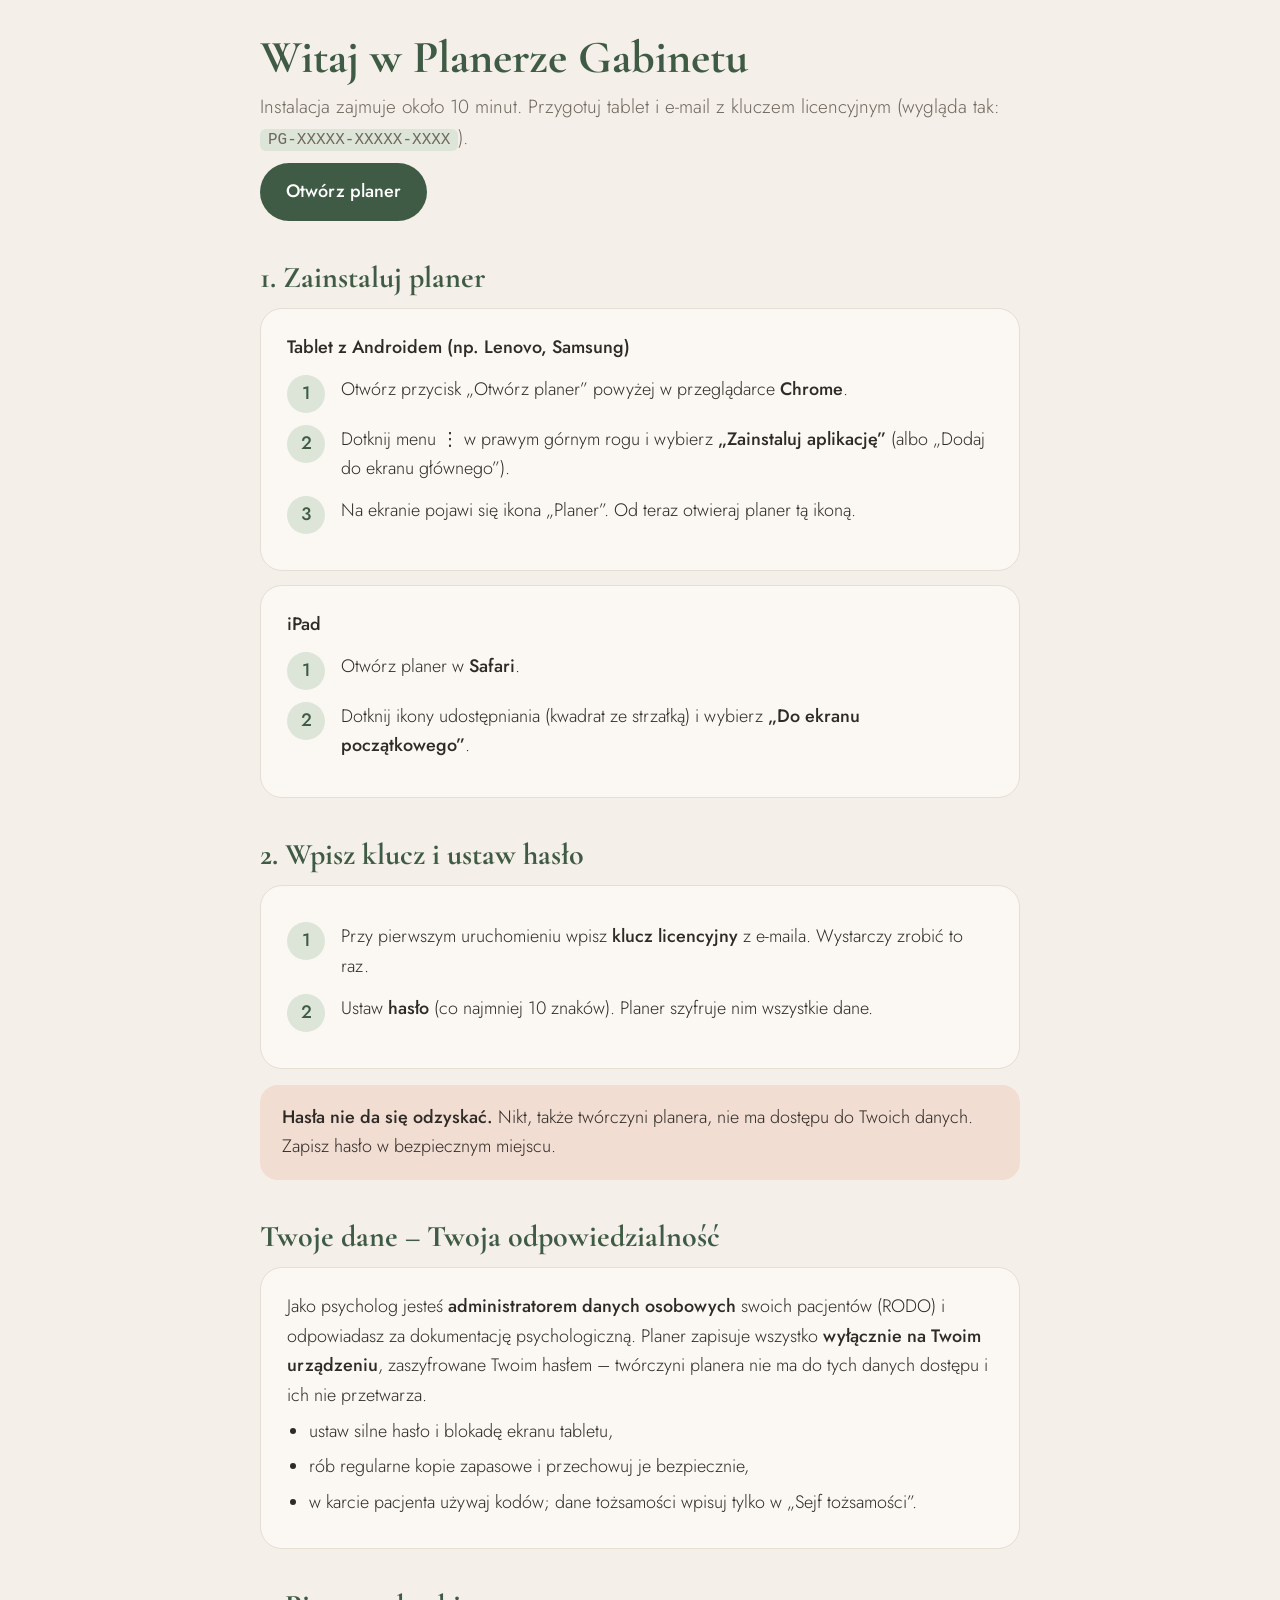
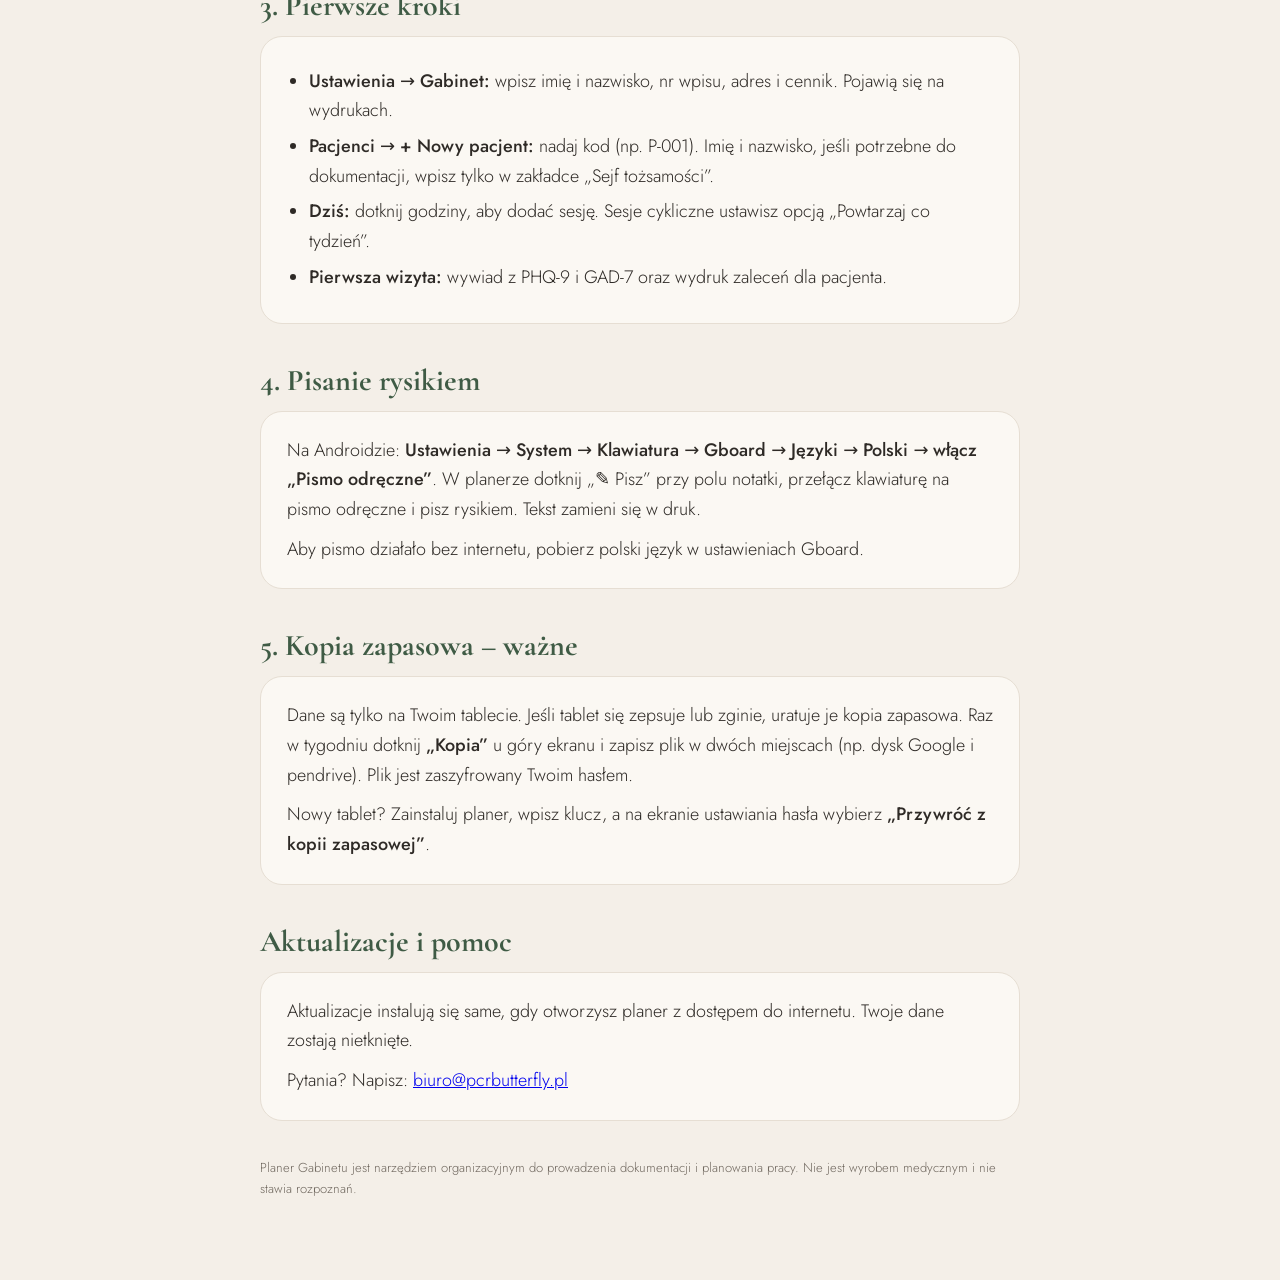
<file: instrukcja.html>
<!DOCTYPE html>
<html lang="pl">
<head>
<meta charset="utf-8">
<meta name="viewport" content="width=device-width,initial-scale=1">
<title>Instrukcja instalacji – Planer Gabinetu</title>
<meta name="robots" content="noindex">
<link href="https://fonts.googleapis.com/css2?family=Cormorant+Garamond:wght@600;700&family=Jost:wght@300;400;500&display=swap" rel="stylesheet">
<style>
:root{--bg:#F4EFE8;--paper:#FBF8F3;--ink:#2E2A26;--muted:#6F675E;--deep:#3F5B45;--soft:#DCE5D8;--rose:#F2DDD2;--terra:#B8735A;--line:#E6DED3}
*{box-sizing:border-box;margin:0}
body{background:var(--bg);color:var(--ink);font:300 18px/1.65 'Jost',system-ui,sans-serif;padding:32px 18px 80px}
.page{max-width:760px;margin:0 auto}
h1,h2{font-family:'Cormorant Garamond',Georgia,serif;color:var(--deep);line-height:1.1}
h1{font-size:46px;margin-bottom:8px}
h2{font-size:30px;margin:40px 0 14px}
.lead{color:var(--muted);font-size:19px}
.card{background:var(--paper);border-radius:22px;padding:24px 26px;margin:14px 0;border:1px solid var(--line)}
.step{display:flex;gap:16px;margin:12px 0}
.num{flex:0 0 38px;height:38px;border-radius:50%;background:var(--soft);color:var(--deep);display:grid;place-items:center;font-weight:500}
.btn{display:inline-block;background:var(--deep);color:#fff;text-decoration:none;padding:14px 26px;border-radius:999px;font-weight:500;margin-top:10px}
.warn{background:var(--rose);border-radius:18px;padding:18px 22px;margin:16px 0}
b{font-weight:500}
code{background:var(--soft);padding:2px 8px;border-radius:6px;font-size:16px}
ul{padding-left:22px}
li{margin:6px 0}
</style>
</head>
<body><div class="page">
<h1>Witaj w Planerze Gabinetu</h1>
<p class="lead">Instalacja zajmuje około 10 minut. Przygotuj tablet i e-mail z kluczem licencyjnym (wygląda tak: <code>PG-XXXXX-XXXXX-XXXX</code>).</p>
<a class="btn" href="app/">Otwórz planer</a>

<h2>1. Zainstaluj planer</h2>
<div class="card">
<p><b>Tablet z Androidem (np. Lenovo, Samsung)</b></p>
<div class="step"><div class="num">1</div><p>Otwórz przycisk „Otwórz planer” powyżej w przeglądarce <b>Chrome</b>.</p></div>
<div class="step"><div class="num">2</div><p>Dotknij menu ⋮ w prawym górnym rogu i wybierz <b>„Zainstaluj aplikację”</b> (albo „Dodaj do ekranu głównego”).</p></div>
<div class="step"><div class="num">3</div><p>Na ekranie pojawi się ikona „Planer”. Od teraz otwieraj planer tą ikoną.</p></div>
</div>
<div class="card">
<p><b>iPad</b></p>
<div class="step"><div class="num">1</div><p>Otwórz planer w <b>Safari</b>.</p></div>
<div class="step"><div class="num">2</div><p>Dotknij ikony udostępniania (kwadrat ze strzałką) i wybierz <b>„Do ekranu początkowego”</b>.</p></div>
</div>

<h2>2. Wpisz klucz i ustaw hasło</h2>
<div class="card">
<div class="step"><div class="num">1</div><p>Przy pierwszym uruchomieniu wpisz <b>klucz licencyjny</b> z e-maila. Wystarczy zrobić to raz.</p></div>
<div class="step"><div class="num">2</div><p>Ustaw <b>hasło</b> (co najmniej 10 znaków). Planer szyfruje nim wszystkie dane.</p></div>
</div>
<div class="warn"><b>Hasła nie da się odzyskać.</b> Nikt, także twórczyni planera, nie ma dostępu do Twoich danych. Zapisz hasło w bezpiecznym miejscu.</div>

<h2>Twoje dane – Twoja odpowiedzialność</h2>
<div class="card"><p>Jako psycholog jesteś <b>administratorem danych osobowych</b> swoich pacjentów (RODO) i odpowiadasz za dokumentację psychologiczną. Planer zapisuje wszystko <b>wyłącznie na Twoim urządzeniu</b>, zaszyfrowane Twoim hasłem – twórczyni planera nie ma do tych danych dostępu i ich nie przetwarza.</p>
<ul><li>ustaw silne hasło i blokadę ekranu tabletu,</li><li>rób regularne kopie zapasowe i przechowuj je bezpiecznie,</li><li>w karcie pacjenta używaj kodów; dane tożsamości wpisuj tylko w „Sejf tożsamości”.</li></ul></div>

<h2>3. Pierwsze kroki</h2>
<div class="card"><ul>
<li><b>Ustawienia → Gabinet:</b> wpisz imię i nazwisko, nr wpisu, adres i cennik. Pojawią się na wydrukach.</li>
<li><b>Pacjenci → + Nowy pacjent:</b> nadaj kod (np. P-001). Imię i nazwisko, jeśli potrzebne do dokumentacji, wpisz tylko w zakładce „Sejf tożsamości”.</li>
<li><b>Dziś:</b> dotknij godziny, aby dodać sesję. Sesje cykliczne ustawisz opcją „Powtarzaj co tydzień”.</li>
<li><b>Pierwsza wizyta:</b> wywiad z PHQ-9 i GAD-7 oraz wydruk zaleceń dla pacjenta.</li>
</ul></div>

<h2>4. Pisanie rysikiem</h2>
<div class="card"><p>Na Androidzie: <b>Ustawienia → System → Klawiatura → Gboard → Języki → Polski → włącz „Pismo odręczne”</b>. W planerze dotknij „✎ Pisz” przy polu notatki, przełącz klawiaturę na pismo odręczne i pisz rysikiem. Tekst zamieni się w druk.</p>
<p style="margin-top:10px">Aby pismo działało bez internetu, pobierz polski język w ustawieniach Gboard.</p></div>

<h2>5. Kopia zapasowa – ważne</h2>
<div class="card"><p>Dane są tylko na Twoim tablecie. Jeśli tablet się zepsuje lub zginie, uratuje je kopia zapasowa. Raz w tygodniu dotknij <b>„Kopia”</b> u góry ekranu i zapisz plik w dwóch miejscach (np. dysk Google i pendrive). Plik jest zaszyfrowany Twoim hasłem.</p>
<p style="margin-top:10px">Nowy tablet? Zainstaluj planer, wpisz klucz, a na ekranie ustawiania hasła wybierz <b>„Przywróć z kopii zapasowej”</b>.</p></div>

<h2>Aktualizacje i pomoc</h2>
<div class="card"><p>Aktualizacje instalują się same, gdy otworzysz planer z dostępem do internetu. Twoje dane zostają nietknięte.</p>
<p style="margin-top:10px">Pytania? Napisz: <a href="mailto:biuro@pcrbutterfly.pl">biuro@pcrbutterfly.pl</a></p></div>

<p style="font-size:13px;color:var(--muted);margin-top:36px">Planer Gabinetu jest narzędziem organizacyjnym do prowadzenia dokumentacji i planowania pracy. Nie jest wyrobem medycznym i nie stawia rozpoznań.</p>
</div></body>
</html>
</file>
<file: app/fonts/fonts.css>
@font-face{font-family:'Cormorant Garamond';font-style:normal;font-weight:500;font-display:swap;src:url(cormorant-garamond-latin-500-normal.woff2) format('woff2');unicode-range:U+0000-00FF,U+0131,U+0152-0153,U+02BB-02BC,U+02C6,U+02DA,U+02DC,U+0304,U+0308,U+0329,U+2000-206F,U+20AC,U+2122,U+2191,U+2193,U+2212,U+2215,U+FEFF,U+FFFD}
@font-face{font-family:'Cormorant Garamond';font-style:normal;font-weight:500;font-display:swap;src:url(cormorant-garamond-latin-ext-500-normal.woff2) format('woff2');unicode-range:U+0100-02BA,U+02BD-02C5,U+02C7-02CC,U+02CE-02D7,U+02DD-02FF,U+0304,U+0308,U+0329,U+1D00-1DBF,U+1E00-1E9F,U+1EF2-1EFF,U+2020,U+20A0-20AB,U+20AD-20C0,U+2113,U+2C60-2C7F,U+A720-A7FF}
@font-face{font-family:'Cormorant Garamond';font-style:normal;font-weight:600;font-display:swap;src:url(cormorant-garamond-latin-600-normal.woff2) format('woff2');unicode-range:U+0000-00FF,U+0131,U+0152-0153,U+02BB-02BC,U+02C6,U+02DA,U+02DC,U+0304,U+0308,U+0329,U+2000-206F,U+20AC,U+2122,U+2191,U+2193,U+2212,U+2215,U+FEFF,U+FFFD}
@font-face{font-family:'Cormorant Garamond';font-style:normal;font-weight:600;font-display:swap;src:url(cormorant-garamond-latin-ext-600-normal.woff2) format('woff2');unicode-range:U+0100-02BA,U+02BD-02C5,U+02C7-02CC,U+02CE-02D7,U+02DD-02FF,U+0304,U+0308,U+0329,U+1D00-1DBF,U+1E00-1E9F,U+1EF2-1EFF,U+2020,U+20A0-20AB,U+20AD-20C0,U+2113,U+2C60-2C7F,U+A720-A7FF}
@font-face{font-family:'Cormorant Garamond';font-style:italic;font-weight:500;font-display:swap;src:url(cormorant-garamond-latin-500-italic.woff2) format('woff2');unicode-range:U+0000-00FF,U+0131,U+0152-0153,U+02BB-02BC,U+02C6,U+02DA,U+02DC,U+0304,U+0308,U+0329,U+2000-206F,U+20AC,U+2122,U+2191,U+2193,U+2212,U+2215,U+FEFF,U+FFFD}
@font-face{font-family:'Cormorant Garamond';font-style:italic;font-weight:500;font-display:swap;src:url(cormorant-garamond-latin-ext-500-italic.woff2) format('woff2');unicode-range:U+0100-02BA,U+02BD-02C5,U+02C7-02CC,U+02CE-02D7,U+02DD-02FF,U+0304,U+0308,U+0329,U+1D00-1DBF,U+1E00-1E9F,U+1EF2-1EFF,U+2020,U+20A0-20AB,U+20AD-20C0,U+2113,U+2C60-2C7F,U+A720-A7FF}
@font-face{font-family:'Jost';font-style:normal;font-weight:300;font-display:swap;src:url(jost-latin-300-normal.woff2) format('woff2');unicode-range:U+0000-00FF,U+0131,U+0152-0153,U+02BB-02BC,U+02C6,U+02DA,U+02DC,U+0304,U+0308,U+0329,U+2000-206F,U+20AC,U+2122,U+2191,U+2193,U+2212,U+2215,U+FEFF,U+FFFD}
@font-face{font-family:'Jost';font-style:normal;font-weight:300;font-display:swap;src:url(jost-latin-ext-300-normal.woff2) format('woff2');unicode-range:U+0100-02BA,U+02BD-02C5,U+02C7-02CC,U+02CE-02D7,U+02DD-02FF,U+0304,U+0308,U+0329,U+1D00-1DBF,U+1E00-1E9F,U+1EF2-1EFF,U+2020,U+20A0-20AB,U+20AD-20C0,U+2113,U+2C60-2C7F,U+A720-A7FF}
@font-face{font-family:'Jost';font-style:normal;font-weight:400;font-display:swap;src:url(jost-latin-400-normal.woff2) format('woff2');unicode-range:U+0000-00FF,U+0131,U+0152-0153,U+02BB-02BC,U+02C6,U+02DA,U+02DC,U+0304,U+0308,U+0329,U+2000-206F,U+20AC,U+2122,U+2191,U+2193,U+2212,U+2215,U+FEFF,U+FFFD}
@font-face{font-family:'Jost';font-style:normal;font-weight:400;font-display:swap;src:url(jost-latin-ext-400-normal.woff2) format('woff2');unicode-range:U+0100-02BA,U+02BD-02C5,U+02C7-02CC,U+02CE-02D7,U+02DD-02FF,U+0304,U+0308,U+0329,U+1D00-1DBF,U+1E00-1E9F,U+1EF2-1EFF,U+2020,U+20A0-20AB,U+20AD-20C0,U+2113,U+2C60-2C7F,U+A720-A7FF}
@font-face{font-family:'Jost';font-style:normal;font-weight:500;font-display:swap;src:url(jost-latin-500-normal.woff2) format('woff2');unicode-range:U+0000-00FF,U+0131,U+0152-0153,U+02BB-02BC,U+02C6,U+02DA,U+02DC,U+0304,U+0308,U+0329,U+2000-206F,U+20AC,U+2122,U+2191,U+2193,U+2212,U+2215,U+FEFF,U+FFFD}
@font-face{font-family:'Jost';font-style:normal;font-weight:500;font-display:swap;src:url(jost-latin-ext-500-normal.woff2) format('woff2');unicode-range:U+0100-02BA,U+02BD-02C5,U+02C7-02CC,U+02CE-02D7,U+02DD-02FF,U+0304,U+0308,U+0329,U+1D00-1DBF,U+1E00-1E9F,U+1EF2-1EFF,U+2020,U+20A0-20AB,U+20AD-20C0,U+2113,U+2C60-2C7F,U+A720-A7FF}
@font-face{font-family:'Jost';font-style:normal;font-weight:600;font-display:swap;src:url(jost-latin-600-normal.woff2) format('woff2');unicode-range:U+0000-00FF,U+0131,U+0152-0153,U+02BB-02BC,U+02C6,U+02DA,U+02DC,U+0304,U+0308,U+0329,U+2000-206F,U+20AC,U+2122,U+2191,U+2193,U+2212,U+2215,U+FEFF,U+FFFD}
@font-face{font-family:'Jost';font-style:normal;font-weight:600;font-display:swap;src:url(jost-latin-ext-600-normal.woff2) format('woff2');unicode-range:U+0100-02BA,U+02BD-02C5,U+02C7-02CC,U+02CE-02D7,U+02DD-02FF,U+0304,U+0308,U+0329,U+1D00-1DBF,U+1E00-1E9F,U+1EF2-1EFF,U+2020,U+20A0-20AB,U+20AD-20C0,U+2113,U+2C60-2C7F,U+A720-A7FF}
@font-face{font-family:'Caveat';font-style:normal;font-weight:500;font-display:swap;src:url(caveat-latin-500-normal.woff2) format('woff2');unicode-range:U+0000-00FF,U+0131,U+0152-0153,U+02BB-02BC,U+02C6,U+02DA,U+02DC,U+0304,U+0308,U+0329,U+2000-206F,U+20AC,U+2122,U+2191,U+2193,U+2212,U+2215,U+FEFF,U+FFFD}
@font-face{font-family:'Caveat';font-style:normal;font-weight:500;font-display:swap;src:url(caveat-latin-ext-500-normal.woff2) format('woff2');unicode-range:U+0100-02BA,U+02BD-02C5,U+02C7-02CC,U+02CE-02D7,U+02DD-02FF,U+0304,U+0308,U+0329,U+1D00-1DBF,U+1E00-1E9F,U+1EF2-1EFF,U+2020,U+20A0-20AB,U+20AD-20C0,U+2113,U+2C60-2C7F,U+A720-A7FF}
@font-face{font-family:'Caveat';font-style:normal;font-weight:700;font-display:swap;src:url(caveat-latin-700-normal.woff2) format('woff2');unicode-range:U+0000-00FF,U+0131,U+0152-0153,U+02BB-02BC,U+02C6,U+02DA,U+02DC,U+0304,U+0308,U+0329,U+2000-206F,U+20AC,U+2122,U+2191,U+2193,U+2212,U+2215,U+FEFF,U+FFFD}
@font-face{font-family:'Caveat';font-style:normal;font-weight:700;font-display:swap;src:url(caveat-latin-ext-700-normal.woff2) format('woff2');unicode-range:U+0100-02BA,U+02BD-02C5,U+02C7-02CC,U+02CE-02D7,U+02DD-02FF,U+0304,U+0308,U+0329,U+1D00-1DBF,U+1E00-1E9F,U+1EF2-1EFF,U+2020,U+20A0-20AB,U+20AD-20C0,U+2113,U+2C60-2C7F,U+A720-A7FF}
</file>
